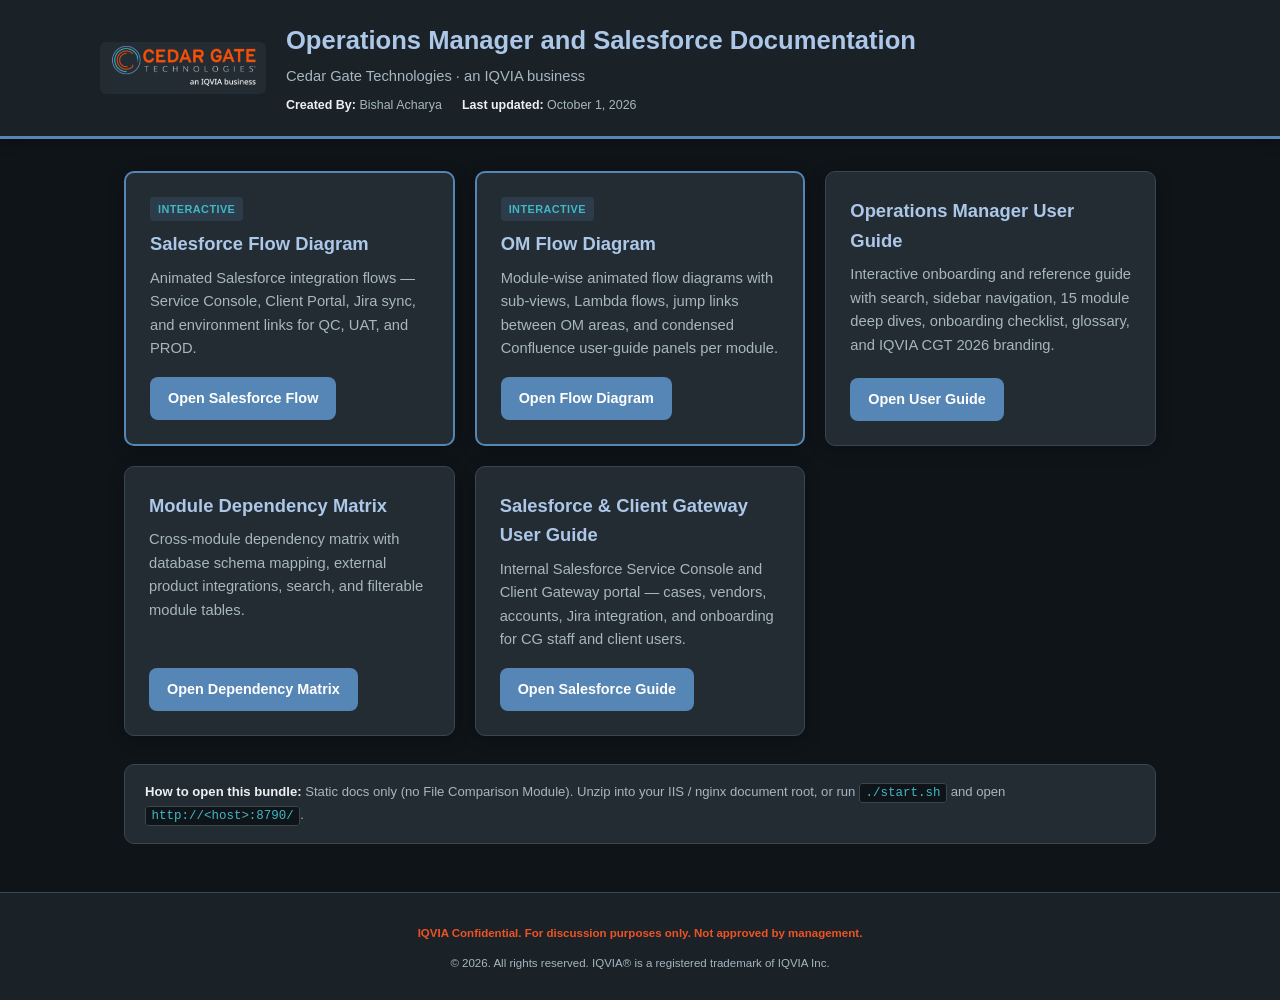
<file: index.html>
<!DOCTYPE html>
<html lang="en">
<head>
<meta charset="UTF-8">
<meta name="viewport" content="width=device-width, initial-scale=1.0">
<title>Operations Manager and Salesforce Documentation</title>
<style>
  :root {
    --primary: #5686B5;
    --primary-dark: #ACC7E8;
    --teal: #41B8C5;
    --orange: #F05323;
    --text: #EDF0F2;
    --muted: #A7B6BF;
    --bg: #0F1419;
    --surface: #1A2228;
    --surface-raised: #232C33;
    --border: #3A4650;
    --radius: 10px;
    --font: 'Segoe UI', -apple-system, BlinkMacSystemFont, 'Helvetica Neue', Arial, sans-serif;
  }
  * { box-sizing: border-box; }
  body {
    margin: 0;
    font-family: var(--font);
    background: var(--bg);
    color: var(--text);
    line-height: 1.6;
    min-height: 100vh;
    display: flex;
    flex-direction: column;
  }
  header {
    background: var(--surface);
    border-bottom: 3px solid var(--primary);
    padding: 20px 32px;
    box-shadow: 0 2px 12px rgba(0,0,0,.35);
  }
  .header-inner {
    display: flex;
    align-items: center;
    gap: 20px;
    max-width: 1080px;
    margin: 0 auto;
    width: 100%;
  }
  .brand-logo {
    height: 52px;
    width: auto;
    max-width: 240px;
    object-fit: contain;
    flex-shrink: 0;
    border-radius: 6px;
  }
  .header-text { min-width: 0; }
  .header-text h1 { margin: 0 0 4px; font-size: 1.6rem; color: var(--primary-dark); }
  .header-text p { margin: 0; color: var(--muted); font-size: .92rem; }
  .doc-meta {
    display: flex;
    flex-wrap: wrap;
    gap: 8px 20px;
    margin-top: 8px;
    font-size: .78rem;
    color: var(--muted);
  }
  .doc-meta span strong { color: var(--text); font-weight: 600; }
  main { flex: 1; max-width: 1080px; margin: 0 auto; padding: 32px 24px 48px; width: 100%; }
  .cards { display: grid; gap: 20px; grid-template-columns: repeat(auto-fit, minmax(280px, 1fr)); }
  .card {
    background: var(--surface-raised);
    border: 1px solid var(--border);
    border-radius: var(--radius);
    padding: 24px;
    box-shadow: 0 4px 16px rgba(0,0,0,.25);
    display: flex;
    flex-direction: column;
    transition: border-color .2s, box-shadow .2s;
  }
  .card:hover {
    border-color: var(--primary);
    box-shadow: 0 6px 20px rgba(0,0,0,.35);
  }
  .card--featured { border-color: var(--primary); border-width: 2px; }
  .card h2 { margin: 0 0 8px; font-size: 1.15rem; color: var(--primary-dark); }
  .card .badge {
    display: inline-block;
    font-size: .68rem;
    font-weight: 700;
    text-transform: uppercase;
    letter-spacing: .04em;
    background: rgba(86,134,181,.18);
    color: var(--teal);
    padding: .2rem .5rem;
    border-radius: 4px;
    margin-bottom: 8px;
    align-self: flex-start;
  }
  .card p { margin: 0 0 16px; flex: 1; font-size: .92rem; color: var(--muted); }
  .card a {
    display: inline-block;
    background: var(--primary);
    color: #fff;
    text-decoration: none;
    padding: 10px 18px;
    border-radius: 8px;
    font-weight: 600;
    font-size: .9rem;
    align-self: flex-start;
  }
  .card a:hover { background: var(--teal); color: #0F1419; }
  .meta {
    margin-top: 28px;
    padding: 16px 20px;
    background: var(--surface-raised);
    border: 1px solid var(--border);
    border-radius: var(--radius);
    font-size: .82rem;
    color: var(--muted);
  }
  .meta strong { color: var(--text); }
  .meta code { font-size: .78rem; background: var(--bg); color: var(--teal); padding: .1rem .35rem; border-radius: 3px; border: 1px solid var(--border); }
  footer {
    text-align: center;
    padding: 20px;
    font-size: .72rem;
    color: var(--muted);
    border-top: 1px solid var(--border);
    background: var(--surface);
  }
  footer .confidential { color: var(--orange); font-weight: 600; margin-bottom: 4px; }
</style>
</head>
<body>
<header>
  <div class="header-inner">
    <img class="brand-logo" src="assets/cedar-gate-logo.png" alt="Cedar Gate Technologies, an IQVIA business">
    <div class="header-text">
      <h1>Operations Manager and Salesforce Documentation</h1>
      <p>Cedar Gate Technologies · an IQVIA business</p>
      <div class="doc-meta">
        <span><strong>Created By:</strong> Bishal Acharya</span>
        <span><strong>Last updated:</strong> October 1, 2026</span>
      </div>
    </div>
  </div>
</header>
<main>
  <div class="cards">
    <article class="card card--featured">
      <span class="badge">Interactive</span>
      <h2>Salesforce Flow Diagram</h2>
      <p>Animated Salesforce integration flows — Service Console, Client Portal, Jira sync, and environment links for QC, UAT, and PROD.</p>
      <a href="salesforce-flow/index.html">Open Salesforce Flow</a>
    </article>
    <article class="card card--featured">
      <span class="badge">Interactive</span>
      <h2>OM Flow Diagram</h2>
      <p>Module-wise animated flow diagrams with sub-views, Lambda flows, jump links between OM areas, and condensed Confluence user-guide panels per module.</p>
      <a href="flow/index.html">Open Flow Diagram</a>
    </article>
    <article class="card">
      <h2>Operations Manager User Guide</h2>
      <p>Interactive onboarding and reference guide with search, sidebar navigation, 15 module deep dives, onboarding checklist, glossary, and IQVIA CGT 2026 branding.</p>
      <a href="operations-manager-user-guide.html">Open User Guide</a>
    </article>
    <article class="card">
      <h2>Module Dependency Matrix</h2>
      <p>Cross-module dependency matrix with database schema mapping, external product integrations, search, and filterable module tables.</p>
      <a href="OM-Module-Dependency-Matrix.html">Open Dependency Matrix</a>
    </article>
    <article class="card">
      <h2>Salesforce &amp; Client Gateway User Guide</h2>
      <p>Internal Salesforce Service Console and Client Gateway portal — cases, vendors, accounts, Jira integration, and onboarding for CG staff and client users.</p>
      <a href="Salesforce-Client-Gateway-User-Guide.html#2-getting-started">Open Salesforce Guide</a>
    </article>
  </div>
  <div class="meta">
    <strong>How to open this bundle:</strong>
    Static docs only (no File Comparison Module). Unzip into your IIS / nginx document root, or run
    <code>./start.sh</code> and open <code>http://&lt;host&gt;:8790/</code>.
  </div>
</main>
<footer>
  <p class="confidential">IQVIA Confidential. For discussion purposes only. Not approved by management.</p>
  <p>© 2026. All rights reserved. IQVIA® is a registered trademark of IQVIA Inc.</p>
</footer>
</body>
</html>
</file>
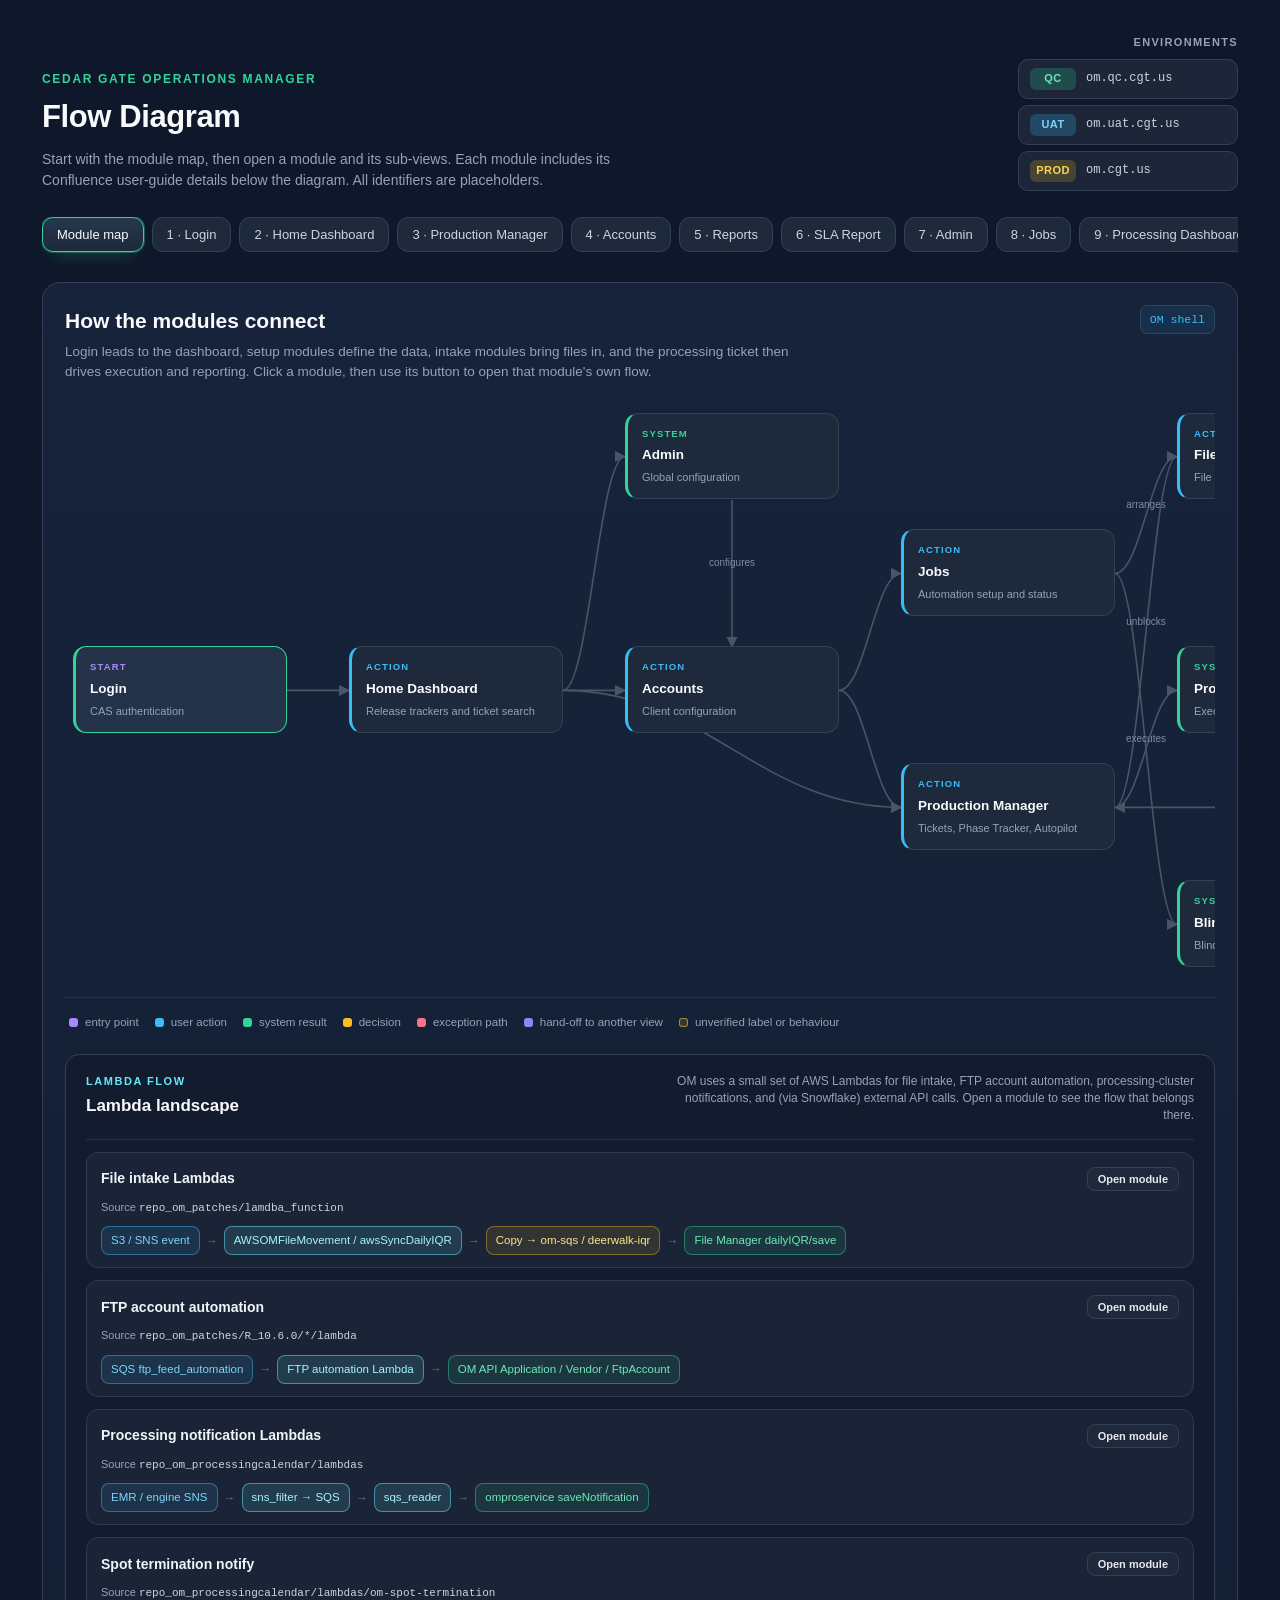
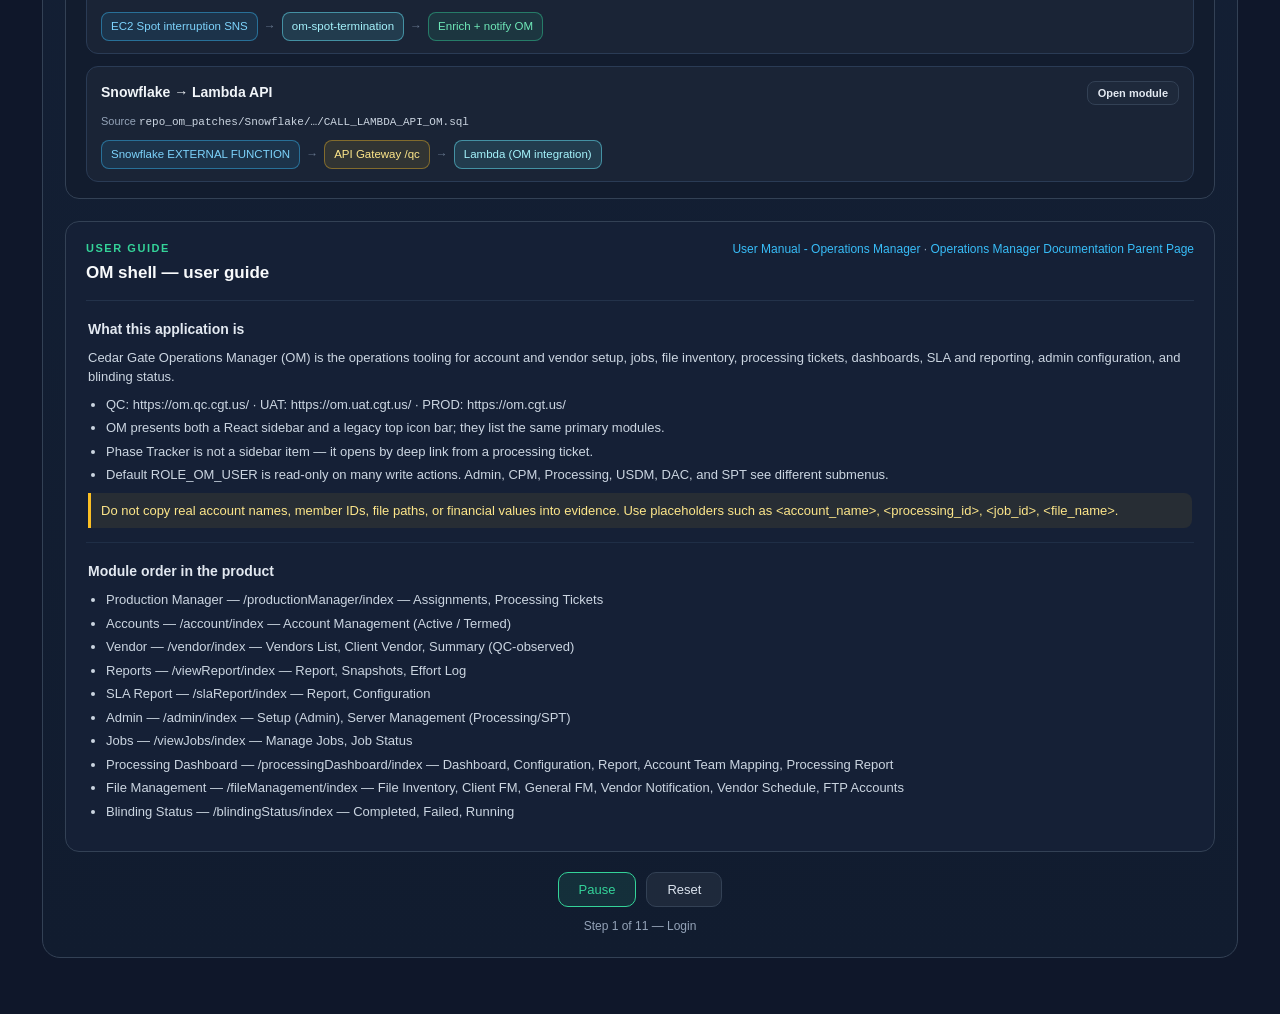
<file: flow/index.html>
<!doctype html>
<html lang="en">
  <head>
    <meta charset="UTF-8" />
    <meta name="viewport" content="width=device-width, initial-scale=1.0" />
    <title>Operations Manager — Flow Diagram</title>
    <link
      rel="icon"
      href="data:image/svg+xml,%3Csvg xmlns='http://www.w3.org/2000/svg' viewBox='0 0 32 32'%3E%3Crect width='32' height='32' rx='8' fill='%230f172a'/%3E%3Ccircle cx='16' cy='16' r='6' fill='%2334d399'/%3E%3C/svg%3E"
    />
    <link rel="stylesheet" href="styles.css" />
  </head>
  <body>
    <div class="shell">
      <header class="masthead">
        <div>
          <p class="eyebrow">Cedar Gate Operations Manager</p>
          <h1>Flow Diagram</h1>
          <p class="lede">
            Start with the module map, then open a module and its sub-views. Each module includes its
            Confluence user-guide details below the diagram. All identifiers are placeholders.
          </p>
        </div>
        <div class="env" aria-label="OM environments">
          <p class="env-label">Environments</p>
          <a class="env-link env-qc" href="https://om.qc.cgt.us/" target="_blank" rel="noopener noreferrer">
            <span class="env-tag">QC</span>
            <span class="env-host">om.qc.cgt.us</span>
          </a>
          <a class="env-link env-uat" href="https://om.uat.cgt.us/" target="_blank" rel="noopener noreferrer">
            <span class="env-tag">UAT</span>
            <span class="env-host">om.uat.cgt.us</span>
          </a>
          <a class="env-link env-prod" href="https://om.cgt.us/" target="_blank" rel="noopener noreferrer">
            <span class="env-tag">PROD</span>
            <span class="env-host">om.cgt.us</span>
          </a>
        </div>
      </header>

      <nav class="tabs" id="tabs" aria-label="Modules"></nav>

      <section class="stage">
        <nav class="subtabs" id="subtabs" aria-label="Views"></nav>

        <div class="stage-head">
          <div>
            <h2 id="flow-title"></h2>
            <p id="flow-summary"></p>
          </div>
          <code id="flow-route" class="route"></code>
        </div>

        <div class="canvas-wrap">
          <div class="canvas" id="canvas">
            <svg class="wires" id="wires" aria-hidden="true">
              <defs>
                <marker id="arrow" viewBox="0 0 10 10" refX="9" refY="5" markerWidth="7" markerHeight="7" orient="auto-start-reverse">
                  <path d="M 0 0 L 10 5 L 0 10 z" fill="#475569" />
                </marker>
                <marker id="arrow-live" viewBox="0 0 10 10" refX="9" refY="5" markerWidth="7" markerHeight="7" orient="auto-start-reverse">
                  <path d="M 0 0 L 10 5 L 0 10 z" fill="#34d399" />
                </marker>
              </defs>
            </svg>
          </div>
        </div>

        <div class="legend" id="legend"></div>

        <section class="lambda" id="lambda" aria-label="Lambda flow"></section>

        <section class="guide" id="guide" aria-label="User guide"></section>

        <div class="controls">
          <button type="button" id="btn-play" class="ctrl primary">Pause</button>
          <button type="button" id="btn-reset" class="ctrl">Reset</button>
          <span class="status" id="status"></span>
        </div>
      </section>
    </div>

    <script src="flows.js"></script>
    <script src="lambdas.js"></script>
    <script src="guide.js"></script>
    <script src="app.js"></script>
  </body>
</html>
</file>
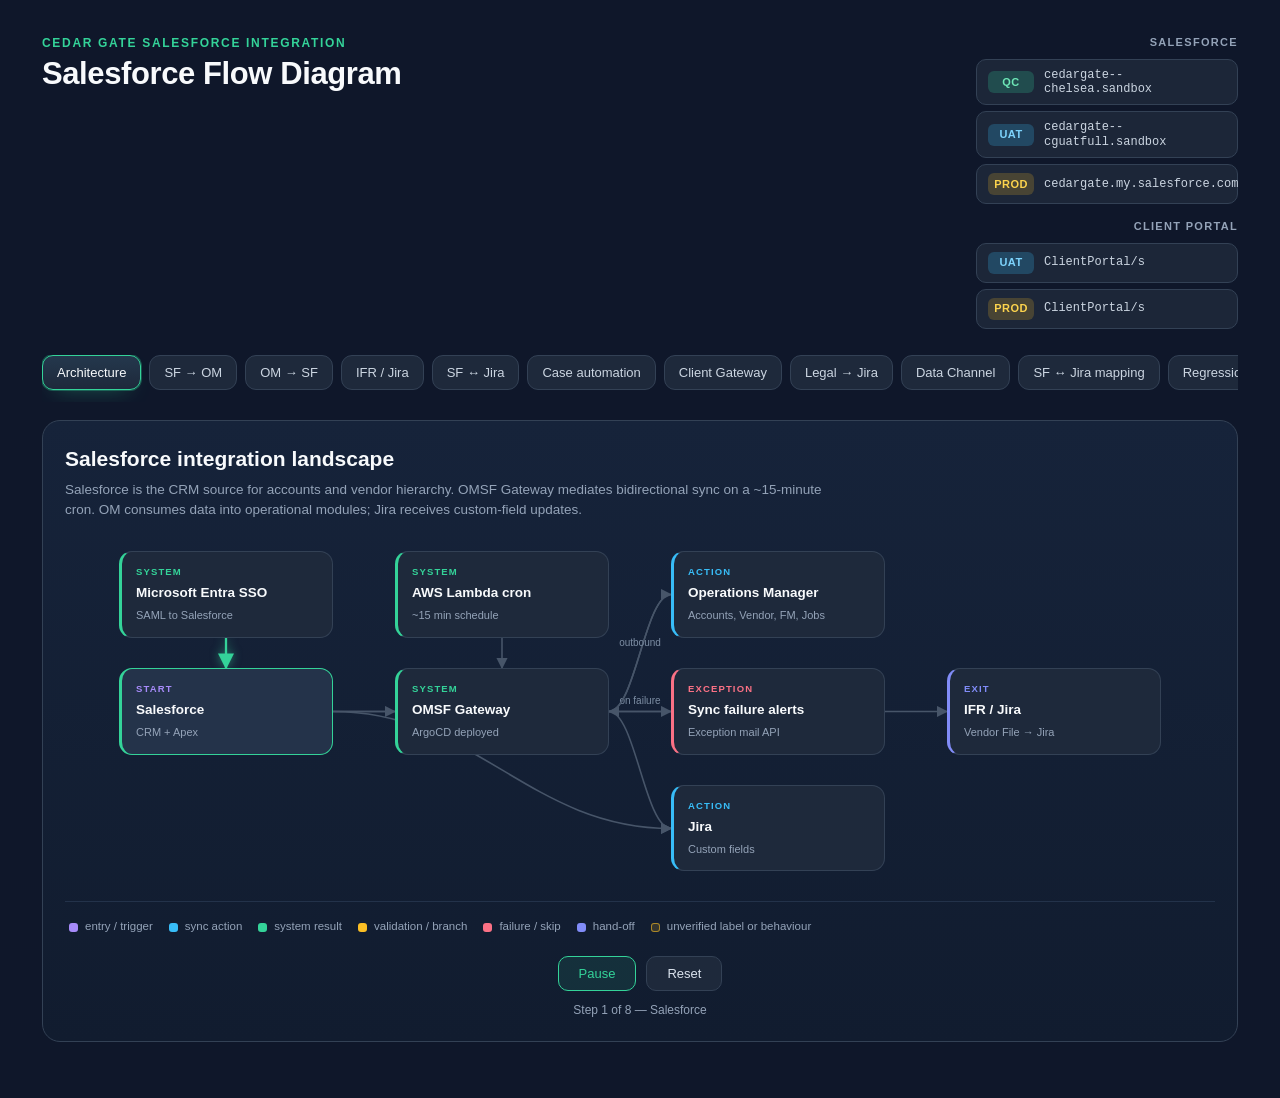
<file: salesforce-flow/index.html>
<!doctype html>
<html lang="en">
  <head>
    <meta charset="UTF-8" />
    <meta name="viewport" content="width=device-width, initial-scale=1.0" />
    <title>Salesforce Integration — Flow Diagram</title>
    <link
      rel="icon"
      href="data:image/svg+xml,%3Csvg xmlns='http://www.w3.org/2000/svg' viewBox='0 0 32 32'%3E%3Crect width='32' height='32' rx='8' fill='%230f172a'/%3E%3Ccircle cx='16' cy='16' r='6' fill='%23548235'/%3E%3C/svg%3E"
    />
    <link rel="stylesheet" href="../flow/styles.css" />
    <link rel="stylesheet" href="salesforce.css" />
  </head>
  <body>
    <div class="shell">
      <header class="masthead masthead--sf">
        <div class="masthead-copy">
          <p class="eyebrow">Cedar Gate Salesforce Integration</p>
          <h1>Salesforce Flow Diagram</h1>
        </div>
        <div class="env-groups">
          <div class="env" aria-label="Salesforce environments">
            <p class="env-label">Salesforce</p>
            <a class="env-link env-qc" href="https://cedargate--chelsea.sandbox.my.salesforce.com/" target="_blank" rel="noopener noreferrer">
              <span class="env-tag">QC</span>
              <span class="env-host">cedargate--chelsea.sandbox</span>
            </a>
            <a class="env-link env-uat" href="https://cedargate--cguatfull.sandbox.my.salesforce.com/" target="_blank" rel="noopener noreferrer">
              <span class="env-tag">UAT</span>
              <span class="env-host">cedargate--cguatfull.sandbox</span>
            </a>
            <a class="env-link env-prod" href="https://cedargate.my.salesforce.com/" target="_blank" rel="noopener noreferrer">
              <span class="env-tag">PROD</span>
              <span class="env-host">cedargate.my.salesforce.com</span>
            </a>
          </div>
          <div class="env" aria-label="Client Portal environments">
            <p class="env-label">Client Portal</p>
            <a class="env-link env-uat" href="https://cedargate--cguatfull.sandbox.my.site.com/ClientPortal/s/" target="_blank" rel="noopener noreferrer">
              <span class="env-tag">UAT</span>
              <span class="env-host">ClientPortal/s</span>
            </a>
            <a class="env-link env-prod" href="https://cedargate.my.site.com/ClientPortal/s/" target="_blank" rel="noopener noreferrer">
              <span class="env-tag">PROD</span>
              <span class="env-host">ClientPortal/s</span>
            </a>
          </div>
        </div>
      </header>

      <nav class="tabs" id="tabs" aria-label="Integration flows"></nav>

      <section class="stage">
        <nav class="subtabs" id="subtabs" aria-label="Views"></nav>

        <div class="stage-head">
          <div>
            <h2 id="flow-title"></h2>
            <p id="flow-summary"></p>
          </div>
        </div>

        <div class="canvas-wrap">
          <div class="canvas" id="canvas">
            <svg class="wires" id="wires" aria-hidden="true">
              <defs>
                <marker id="arrow" viewBox="0 0 10 10" refX="9" refY="5" markerWidth="7" markerHeight="7" orient="auto-start-reverse">
                  <path d="M 0 0 L 10 5 L 0 10 z" fill="#475569" />
                </marker>
                <marker id="arrow-live" viewBox="0 0 10 10" refX="9" refY="5" markerWidth="7" markerHeight="7" orient="auto-start-reverse">
                  <path d="M 0 0 L 10 5 L 0 10 z" fill="#34d399" />
                </marker>
              </defs>
            </svg>
          </div>
        </div>

        <div class="legend" id="legend"></div>

        <section class="lambda" id="lambda" aria-label="Lambda flow"></section>

        <section class="guide" id="guide" aria-label="Reference"></section>

        <div class="controls">
          <button type="button" id="btn-play" class="ctrl primary">Pause</button>
          <button type="button" id="btn-reset" class="ctrl">Reset</button>
          <span class="status" id="status"></span>
        </div>
      </section>
    </div>

    <script src="flows.js"></script>
    <script src="../flow/app.js"></script>
  </body>
</html>
</file>
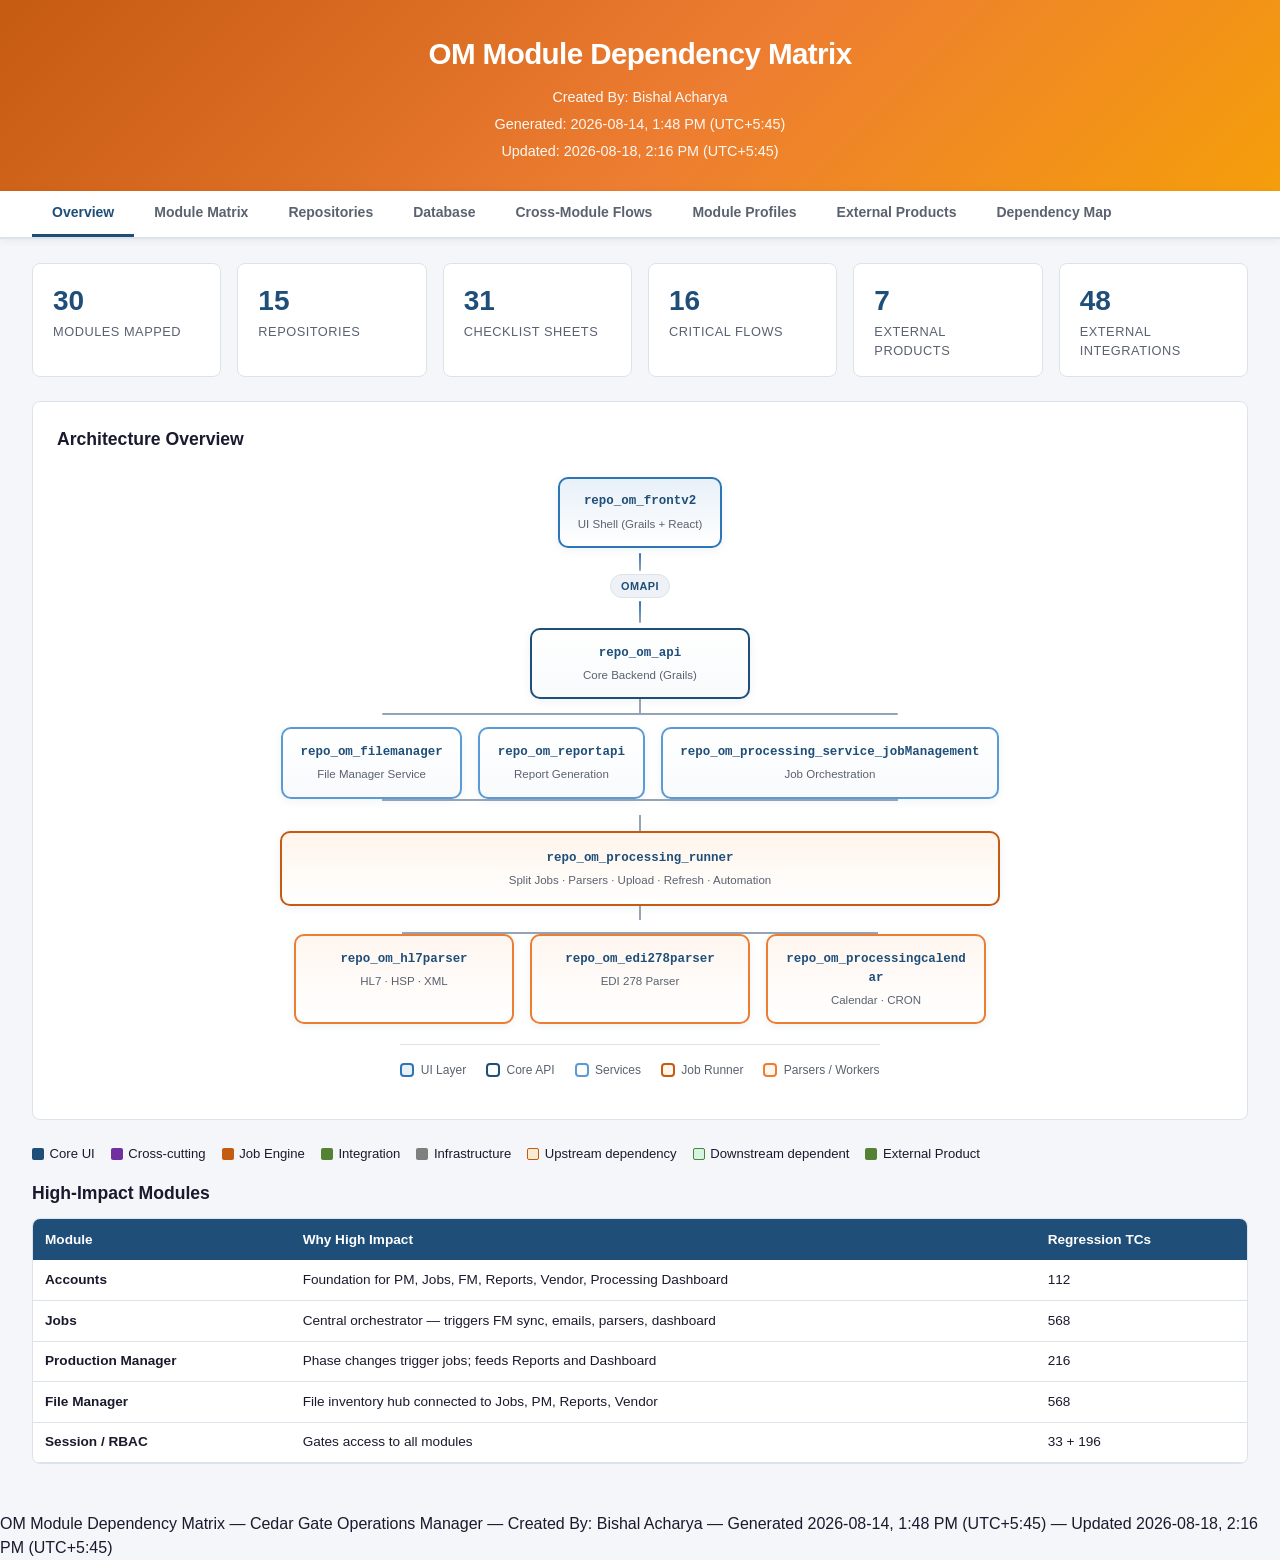
<file: OM-Module-Dependency-Matrix.html>
<!DOCTYPE html>
<html lang="en">
<head>
<meta charset="UTF-8">
<meta name="viewport" content="width=device-width, initial-scale=1.0">
<title>OM Module Dependency Matrix</title>
<style>
  :root {
    --bg: #f4f6f9; --card: #fff; --text: #1a1a2e; --muted: #5a6270;
    --border: #dde3ea; --accent: #1F4E79; --accent-light: #e8f0f8;
  }
  * { box-sizing: border-box; margin: 0; padding: 0; }
  body { font-family: -apple-system, BlinkMacSystemFont, 'Segoe UI', Roboto, sans-serif; background: var(--bg); color: var(--text); line-height: 1.5; }
  header {
    background: linear-gradient(135deg, #C55A11 0%, #ED7D31 55%, #F59E0B 100%);
    color: #fff;
    padding: 2rem 2rem 1.75rem;
    text-align: center;
    box-shadow: 0 4px 14px rgba(197, 90, 17, .25);
  }
  header h1 { font-size: 1.85rem; font-weight: 700; margin-bottom: .65rem; letter-spacing: -.02em; }
  header .meta {
    opacity: .95;
    font-size: .9rem;
    display: flex;
    flex-direction: column;
    align-items: center;
    justify-content: center;
    gap: .35rem;
  }
  header .meta span { display: block; }
  .db-schema { font-family: monospace; font-size: .78rem; background: #eef2f7; padding: .15rem .45rem; border-radius: 4px; color: #283593; }
  .db-tables { font-size: .82rem; line-height: 1.45; max-width: 420px; }
  td.db-col { max-width: 320px; }
  .db-flow-wrap { background: var(--card); border: 1px solid var(--border); border-radius: 10px; padding: 1.25rem 1.5rem; margin-bottom: 1.5rem; overflow: visible; }
  .db-flow-scroll { overflow-x: auto; overflow-y: visible; -webkit-overflow-scrolling: touch; padding-bottom: .25rem; }
  .db-flow-wrap h2 { font-size: 1.1rem; margin-bottom: 1rem; }
  .db-flow-subtabs { display: flex; gap: .5rem; margin-bottom: 1rem; flex-wrap: wrap; }
  .db-flow-subtabs button { padding: .45rem .9rem; border: 1px solid var(--border); background: #fff; border-radius: 6px; cursor: pointer; font-size: .82rem; font-weight: 600; color: var(--muted); }
  .db-flow-subtabs button.active { background: #283593; color: #fff; border-color: #283593; }
  .db-flow-view { display: none; }
  .db-flow-view.active { display: block; }
  .db-flow-diagram { min-width: 680px; padding: .5rem 0; }
  .db-schema-band {
    border-radius: 10px; padding: 1rem 1.25rem 1.1rem; margin-bottom: 1rem;
    border: 2px dashed; position: relative;
  }
  .db-schema-band__label {
    position: absolute; top: -.65rem; left: 1rem;
    font-size: .68rem; font-weight: 700; letter-spacing: .06em; text-transform: uppercase;
    padding: .15rem .55rem; border-radius: 4px; background: #fff;
  }
  .db-schema-band--om { border-color: #1F4E79; background: linear-gradient(180deg, #f0f6fc 0%, #fff 100%); }
  .db-schema-band--om .db-schema-band__label { color: #1F4E79; border: 1px solid #1F4E79; }
  .db-schema-band--fm { border-color: #5B9BD5; background: linear-gradient(180deg, #f0f7ff 0%, #fff 100%); }
  .db-schema-band--fm .db-schema-band__label { color: #2E75B6; border: 1px solid #2E75B6; }
  .db-schema-band--ps { border-color: #C55A11; background: linear-gradient(180deg, #fff8f0 0%, #fff 100%); }
  .db-schema-band--ps .db-schema-band__label { color: #C55A11; border: 1px solid #C55A11; }
  .db-schema-band--namche { border-color: #548235; background: linear-gradient(180deg, #f4faf0 0%, #fff 100%); }
  .db-schema-band--namche .db-schema-band__label { color: #548235; border: 1px solid #548235; }
  .db-schema-band--other { border-color: #7030A0; background: linear-gradient(180deg, #f9f0fc 0%, #fff 100%); }
  .db-schema-band--other .db-schema-band__label { color: #7030A0; border: 1px solid #7030A0; }
  .db-flow-row { display: flex; align-items: center; justify-content: center; flex-wrap: wrap; gap: .35rem .25rem; margin-bottom: .65rem; }
  .db-flow-row:last-child { margin-bottom: 0; }
  .db-table-node {
    font-family: 'SF Mono', 'Fira Code', monospace; font-size: .72rem; font-weight: 600;
    padding: .45rem .65rem; border-radius: 6px; border: 1.5px solid;
    background: #fff; white-space: nowrap; box-shadow: 0 1px 4px rgba(0,0,0,.06);
    transition: transform .15s, box-shadow .15s;
  }
  .db-table-node:hover { transform: translateY(-1px); box-shadow: 0 3px 8px rgba(0,0,0,.1); }
  .db-table-node--core { border-color: #1F4E79; color: #1F4E79; }
  .db-table-node--pm { border-color: #2E75B6; color: #2E75B6; background: #e8f0f8; }
  .db-table-node--job { border-color: #C55A11; color: #9C4A0E; background: #fff5eb; }
  .db-table-node--fm { border-color: #2E75B6; color: #1a5a8e; }
  .db-table-node--vendor { border-color: #548235; color: #3d6b26; background: #f4faf0; }
  .db-table-node--user { border-color: #7030A0; color: #7030A0; background: #f9f0fc; }
  .db-table-node--report { border-color: #548235; color: #548235; }
  .db-table-node--documentdb { border-color: #ED7D31; color: #9C4A0E; background: #fef6f0; }
  .db-flow-arrow { color: #94a3b8; font-size: .85rem; font-weight: 700; padding: 0 .1rem; user-select: none; }
  .db-flow-arrow--down { display: block; text-align: center; font-size: 1rem; line-height: 1; margin: .15rem 0; color: #94a3b8; }
  .db-flow-columns { display: grid; grid-template-columns: repeat(3, 1fr); gap: 1rem; margin-top: .5rem; align-items: start; }
  .db-flow-columns--pair { grid-template-columns: repeat(2, 1fr); margin-top: 1rem; }
  .db-flow-columns > .db-schema-band { min-width: 0; overflow: visible; height: auto; }
  .db-schema-band--jet .db-table-node,
  .db-schema-band--documentdb .db-table-node { white-space: normal; word-break: break-word; max-width: 100%; font-size: .66rem; line-height: 1.2; padding: .35rem .5rem; }
  @media (max-width: 800px) { .db-flow-columns, .db-flow-columns--pair { grid-template-columns: 1fr; } }
  .db-flow-stack { display: flex; flex-direction: column; align-items: center; gap: .2rem; width: 100%; padding-bottom: .15rem; }
  .db-flow-stack .db-table-node { max-width: 100%; white-space: normal; word-break: break-word; text-align: center; font-size: .68rem; line-height: 1.25; padding: .4rem .55rem; }
  .db-flow-stack .db-flow-arrow--down { margin: .05rem 0; }
  .db-schema-band--jet { border-color: #7030A0; background: linear-gradient(180deg, #f9f0fc 0%, #fff 100%); }
  .db-schema-band--jet .db-schema-band__label { color: #7030A0; border: 1px solid #7030A0; }
  .db-schema-band--jet, .db-schema-band--documentdb { padding-bottom: 1.35rem; }
  .db-schema-band--documentdb { border-color: #ED7D31; background: linear-gradient(180deg, #fef6f0 0%, #fff 100%); }
  .db-schema-band--documentdb .db-schema-band__label { color: #ED7D31; border: 1px solid #ED7D31; }
  .db-flow-branch { text-align: center; }
  .db-flow-branch__title { font-size: .68rem; font-weight: 700; color: var(--muted); text-transform: uppercase; letter-spacing: .05em; margin-bottom: .45rem; }
  .db-schema-map { display: grid; grid-template-columns: repeat(auto-fit, minmax(200px, 1fr)); gap: 1rem; }
  .db-schema-card {
    border-radius: 10px; padding: 1rem; border: 2px solid; text-align: center;
    box-shadow: 0 2px 8px rgba(0,0,0,.06); transition: transform .2s;
    min-width: 0; overflow: hidden;
  }
  .db-schema-card:hover { transform: translateY(-2px); }
  .db-schema-card h3 { font-size: .95rem; margin-bottom: .25rem; font-family: monospace; }
  .db-schema-card p { font-size: .75rem; color: var(--muted); line-height: 1.4; }
  .db-schema-card .db-tables-list { font-size: .68rem; font-family: monospace; margin-top: .5rem; color: #444; text-align: left; line-height: 1.5; word-break: break-word; overflow-wrap: anywhere; }
  .db-schema-card--om { border-color: #1F4E79; background: linear-gradient(180deg, #e8f0f8, #fff); }
  .db-schema-card--fm { border-color: #2E75B6; background: linear-gradient(180deg, #e8f4fd, #fff); }
  .db-schema-card--ps { border-color: #C55A11; background: linear-gradient(180deg, #fff0e0, #fff); }
  .db-schema-card--namche { border-color: #548235; background: linear-gradient(180deg, #edf7e8, #fff); }
  .db-schema-card--jet { border-color: #7030A0; background: linear-gradient(180deg, #f3e8f8, #fff); }
  .db-schema-card--documentdb { border-color: #ED7D31; background: linear-gradient(180deg, #fef0e0, #fff); }
  .db-flow-links { display: flex; justify-content: center; gap: 2rem; flex-wrap: wrap; margin: 1rem 0; font-size: .78rem; color: var(--muted); }
  .db-flow-links span { display: flex; align-items: center; gap: .35rem; }
  nav.tabs { background: var(--card); border-bottom: 2px solid var(--border); padding: 0 2rem; display: flex; gap: 0; overflow-x: auto; position: sticky; top: 0; z-index: 100; box-shadow: 0 2px 8px rgba(0,0,0,.06); }
  nav.tabs button { background: none; border: none; padding: .85rem 1.25rem; cursor: pointer; font-size: .875rem; font-weight: 600; color: var(--muted); border-bottom: 3px solid transparent; white-space: nowrap; transition: all .2s; }
  nav.tabs button:hover { color: var(--accent); }
  nav.tabs button.active { color: var(--accent); border-bottom-color: var(--accent); }
  main { max-width: 1400px; margin: 0 auto; padding: 1.5rem 2rem 3rem; }
  .panel { display: none; }
  .panel.active { display: block; }
  .toolbar { display: flex; flex-wrap: wrap; gap: .75rem; margin-bottom: 1.25rem; align-items: center; }
  .toolbar input { flex: 1; min-width: 220px; padding: .55rem .85rem; border: 1px solid var(--border); border-radius: 6px; font-size: .9rem; }
  .toolbar select { padding: .55rem .85rem; border: 1px solid var(--border); border-radius: 6px; font-size: .9rem; background: #fff; }
  .stats { display: grid; grid-template-columns: repeat(auto-fit, minmax(160px, 1fr)); gap: 1rem; margin-bottom: 1.5rem; }
  .stat-card { background: var(--card); border-radius: 8px; padding: 1rem 1.25rem; border: 1px solid var(--border); }
  .stat-card .num { font-size: 1.75rem; font-weight: 700; color: var(--accent); }
  .stat-card .lbl { font-size: .8rem; color: var(--muted); text-transform: uppercase; letter-spacing: .04em; }
  .arch { background: var(--card); border: 1px solid var(--border); border-radius: 8px; padding: 1.5rem; margin-bottom: 1.5rem; overflow-x: auto; }
  .arch pre { font-family: 'SF Mono', 'Fira Code', monospace; font-size: .78rem; line-height: 1.4; color: #333; }
  .arch-diagram { display: flex; flex-direction: column; align-items: center; gap: 0; padding: .5rem 0 1rem; min-width: 720px; }
  .arch-layer { display: flex; justify-content: center; align-items: stretch; gap: 1rem; width: 100%; flex-wrap: wrap; }
  .arch-layer--triple { max-width: 920px; }
  .arch-node {
    background: linear-gradient(180deg, #fff 0%, #f8fafc 100%);
    border: 2px solid var(--border);
    border-radius: 10px;
    padding: .85rem 1.1rem;
    text-align: center;
    box-shadow: 0 2px 8px rgba(31, 78, 121, .08);
    transition: transform .2s, box-shadow .2s;
    min-width: 160px;
  }
  .arch-node:hover { transform: translateY(-2px); box-shadow: 0 6px 16px rgba(31, 78, 121, .14); }
  .arch-node__repo { display: block; font-family: 'SF Mono', 'Fira Code', monospace; font-size: .78rem; font-weight: 700; color: var(--accent); word-break: break-word; }
  .arch-node__desc { display: block; font-size: .72rem; color: var(--muted); margin-top: .35rem; line-height: 1.35; }
  .arch-node--ui { border-color: #2E75B6; background: linear-gradient(180deg, #e8f0f8 0%, #fff 100%); }
  .arch-node--core { border-color: #1F4E79; min-width: 220px; }
  .arch-node--service { border-color: #5B9BD5; }
  .arch-node--runner {
    border-color: #C55A11;
    background: linear-gradient(180deg, #fff5eb 0%, #fff 100%);
    min-width: min(100%, 680px);
    flex: 1;
    padding: 1rem 1.5rem;
  }
  .arch-node--parser { border-color: #ED7D31; background: linear-gradient(180deg, #fef6f0 0%, #fff 100%); flex: 1; min-width: 140px; max-width: 220px; }
  .arch-connector {
    display: flex; flex-direction: column; align-items: center;
    color: var(--muted); font-size: .72rem; font-weight: 600;
    letter-spacing: .04em; text-transform: uppercase;
    padding: .35rem 0; width: 100%;
  }
  .arch-connector__line {
    width: 2px; height: 18px;
    background: linear-gradient(180deg, #2E75B6, #94a3b8);
    border-radius: 1px;
  }
  .arch-connector__line--hub { height: 22px; }
  .arch-connector__label {
    background: #eef2f7; color: var(--accent);
    padding: .2rem .65rem; border-radius: 999px;
    font-size: .68rem; margin: .15rem 0;
    border: 1px solid #dde3ea;
  }
  .arch-connector--fan {
    position: relative; height: 28px; width: min(100%, 680px); margin: 0 auto;
  }
  .arch-connector--fan::before {
    content: ''; position: absolute; top: 0; left: 50%; transform: translateX(-50%);
    width: 2px; height: 14px; background: #94a3b8;
  }
  .arch-connector--fan::after {
    content: ''; position: absolute; top: 14px; left: 12%; right: 12%;
    height: 2px; background: #94a3b8; border-radius: 1px;
  }
  .arch-connector--merge {
    position: relative; height: 32px; width: min(100%, 680px); margin: 0 auto;
  }
  .arch-connector--merge::before {
    content: ''; position: absolute; bottom: 0; left: 50%; transform: translateX(-50%);
    width: 2px; height: 16px; background: #94a3b8;
  }
  .arch-connector--merge::after {
    content: ''; position: absolute; top: 0; left: 12%; right: 12%;
    height: 2px; background: #94a3b8;
  }
  .arch-connector--split {
    position: relative; height: 28px; width: min(100%, 680px); margin: 0 auto;
  }
  .arch-connector--split::before {
    content: ''; position: absolute; top: 0; left: 50%; transform: translateX(-50%);
    width: 2px; height: 14px; background: #94a3b8;
  }
  .arch-connector--split::after {
    content: ''; position: absolute; bottom: 0; left: 15%; right: 15%;
    height: 2px; background: #94a3b8;
  }
  .arch-diagram-legend {
    display: flex; flex-wrap: wrap; gap: .75rem 1.25rem; justify-content: center;
    margin-top: 1.25rem; padding-top: 1rem; border-top: 1px solid var(--border);
    font-size: .75rem; color: var(--muted);
  }
  .arch-diagram-legend span { display: flex; align-items: center; gap: .4rem; }
  .arch-diagram-legend .swatch {
    width: 14px; height: 14px; border-radius: 4px; border: 2px solid;
  }
  .table-wrap { background: var(--card); border: 1px solid var(--border); border-radius: 8px; overflow: auto; }
  table { width: 100%; border-collapse: collapse; font-size: .85rem; }
  th { background: var(--accent); color: #fff; padding: .65rem .75rem; text-align: left; font-weight: 600; position: sticky; top: 0; white-space: nowrap; }
  td { padding: .6rem .75rem; border-bottom: 1px solid var(--border); vertical-align: top; }
  tr:hover td { background: var(--accent-light); }
  td.deps { max-width: 280px; }
  td.tc { text-align: center; font-weight: 600; white-space: nowrap; }
  code { background: #eef2f7; padding: .1rem .35rem; border-radius: 3px; font-size: .8rem; }
  .badge { display: inline-block; color: #fff; padding: .15rem .55rem; border-radius: 12px; font-size: .72rem; font-weight: 600; white-space: nowrap; }
  .tag { display: inline-block; margin: .1rem .15rem .1rem 0; padding: .1rem .45rem; border-radius: 4px; font-size: .72rem; }
  .tag-up { background: #fdebd0; color: #7d4e00; }
  .tag-down { background: #d5f5e3; color: #1e6b3a; }
  .tag-repo { background: #e8eaf6; color: #283593; font-family: monospace; }
  .tag-none { background: #f0f0f0; color: #888; }
  .profiles-grid { display: grid; grid-template-columns: repeat(auto-fill, minmax(380px, 1fr)); gap: 1rem; }
  .profile-card { background: var(--card); border: 1px solid var(--border); border-radius: 8px; overflow: hidden; }
  .profile-header { padding: .85rem 1rem; display: flex; justify-content: space-between; align-items: center; background: #fafbfc; }
  .profile-header h3 { font-size: .95rem; }
  .profile-card dl { padding: .75rem 1rem 1rem; display: grid; grid-template-columns: 110px 1fr; gap: .35rem .75rem; font-size: .82rem; }
  .profile-card dt { color: var(--muted); font-weight: 600; }
  .profile-card dd { word-break: break-word; }
  .flow-from { color: #C55A11; font-weight: 600; }
  .flow-to { color: #1F4E79; font-weight: 600; }
  .flow-arrow { color: var(--muted); margin: 0 .25rem; }
  .dep-subtabs { display: flex; gap: .5rem; margin-bottom: 1rem; flex-wrap: wrap; }
  .dep-subtabs button { padding: .5rem 1rem; border: 1px solid var(--border); background: #fff; border-radius: 6px; cursor: pointer; font-size: .85rem; font-weight: 600; color: var(--muted); }
  .dep-subtabs button.active { background: var(--accent); color: #fff; border-color: var(--accent); }
  .dep-view { display: none; }
  .dep-view.active { display: block; }
  .dep-explorer { display: grid; grid-template-columns: 280px 1fr; gap: 1.25rem; }
  @media (max-width: 900px) { .dep-explorer { grid-template-columns: 1fr; } }
  .dep-sidebar { background: var(--card); border: 1px solid var(--border); border-radius: 8px; padding: 1rem; }
  .dep-sidebar label { display: block; font-size: .8rem; font-weight: 600; color: var(--muted); margin-bottom: .35rem; }
  .dep-sidebar select, .dep-sidebar input { width: 100%; padding: .55rem; border: 1px solid var(--border); border-radius: 6px; font-size: .9rem; margin-bottom: .75rem; }
  .dep-module-list { max-height: 420px; overflow-y: auto; }
  .dep-module-btn { display: block; width: 100%; text-align: left; padding: .55rem .65rem; border: none; background: none; cursor: pointer; border-radius: 6px; font-size: .82rem; margin-bottom: .15rem; }
  .dep-module-btn:hover { background: var(--accent-light); }
  .dep-module-btn.active { background: var(--accent); color: #fff; }
  .dep-module-btn .cat-dot { display: inline-block; width: 8px; height: 8px; border-radius: 50%; margin-right: .4rem; }
  .dep-detail { background: var(--card); border: 1px solid var(--border); border-radius: 8px; padding: 1.25rem; }
  .dep-detail h2 { font-size: 1.25rem; margin-bottom: .25rem; }
  .dep-detail .sub { color: var(--muted); font-size: .85rem; margin-bottom: 1rem; }
  .dep-flow-visual { display: flex; align-items: center; justify-content: center; gap: .75rem; flex-wrap: wrap; padding: 1rem; background: #fafbfc; border-radius: 8px; margin-bottom: 1.25rem; font-size: .85rem; }
  .dep-flow-box { padding: .65rem 1rem; border-radius: 8px; font-weight: 600; text-align: center; min-width: 120px; }
  .dep-flow-box.center { background: var(--accent); color: #fff; font-size: 1rem; padding: .85rem 1.25rem; }
  .dep-flow-box.up { background: #fdebd0; color: #7d4e00; border: 1px solid #f0c060; }
  .dep-flow-box.down { background: #d5f5e3; color: #1e6b3a; border: 1px solid #82d4a8; }
  .dep-flow-arrow { color: var(--muted); font-size: 1.2rem; }
  .dep-columns { display: grid; grid-template-columns: 1fr 1fr; gap: 1rem; }
  @media (max-width: 700px) { .dep-columns { grid-template-columns: 1fr; } }
  .dep-col h3 { font-size: .9rem; margin-bottom: .65rem; display: flex; align-items: center; gap: .4rem; }
  .dep-col h3 .count { background: #eef2f7; padding: .1rem .45rem; border-radius: 10px; font-size: .75rem; }
  .dep-link-list { list-style: none; }
  .dep-link-list li { margin-bottom: .35rem; }
  .dep-link-list button { background: none; border: none; color: var(--accent); cursor: pointer; font-size: .85rem; text-align: left; padding: .2rem 0; text-decoration: underline; }
  .dep-link-list button:hover { color: #2E75B6; }
  .dep-empty { color: var(--muted); font-style: italic; font-size: .85rem; }
  .dep-list-table td:nth-child(2), .dep-list-table td:nth-child(3) { max-width: 320px; }
  .dep-impact { font-size: .78rem; color: var(--muted); margin-top: .5rem; }
  .heatmap-wrap { overflow: auto; max-height: 75vh; border: 1px solid var(--border); border-radius: 8px; background: #fff; }
  .heatmap-wrap table { font-size: .78rem; border-collapse: separate; border-spacing: 0; }
  .heatmap-wrap th, .heatmap-wrap td { padding: .4rem .5rem; text-align: center; border: 1px solid #eef2f7; min-width: 34px; }
  .heatmap-wrap .hm-corner { position: sticky; left: 0; top: 0; z-index: 4; background: #1F4E79; color: #fff; text-align: left; min-width: 180px; font-size: .75rem; padding: .5rem; }
  .heatmap-wrap .hm-col { position: sticky; top: 0; z-index: 3; background: #2E75B6; color: #fff; font-size: .68rem; font-weight: 600; max-width: 90px; white-space: normal; line-height: 1.2; padding: .35rem; cursor: default; }
  .heatmap-wrap .hm-row { position: sticky; left: 0; z-index: 2; background: #f8fafc; text-align: left; font-weight: 600; font-size: .78rem; white-space: nowrap; cursor: pointer; padding: .45rem .65rem; }
  .heatmap-wrap .hm-row:hover { background: #e8f0f8; }
  .heatmap-wrap .hm-cell { background: #fafbfc; color: transparent; cursor: default; transition: background .15s; }
  .heatmap-wrap .hm-cell.yes { background: #FFC000; color: #7d4e00; font-weight: 700; font-size: .9rem; }
  .heatmap-wrap .hm-cell.yes::after { content: '✓'; color: #7d4e00; }
  .heatmap-wrap tr.highlight-row .hm-row { background: #d6e4f0; }
  .heatmap-wrap tr.highlight-row .hm-cell { background: #f0f4f8; }
  .heatmap-wrap .hm-col.highlight-col { background: #1a5a8e; }
  .heatmap-wrap tr:hover .hm-row { background: #e8f0f8; }
  .heatmap-legend { display: flex; gap: 1.25rem; flex-wrap: wrap; margin-bottom: .75rem; font-size: .82rem; }
  .heatmap-toolbar { display: flex; flex-wrap: wrap; gap: .75rem; margin-bottom: .75rem; align-items: center; }
  .heatmap-toolbar label { font-size: .82rem; display: flex; align-items: center; gap: .35rem; }
  .legend { display: flex; flex-wrap: wrap; gap: 1rem; margin-bottom: 1rem; font-size: .82rem; }
  .legend span { display: flex; align-items: center; gap: .35rem; }
  .legend .dot { width: 12px; height: 12px; border-radius: 2px; }
  header .meta .meta-hidden { display: none; }
  @media (max-width: 768px) {
    header, main { padding-left: 1rem; padding-right: 1rem; }
    .profiles-grid { grid-template-columns: 1fr; }
  }
</style>
</head>
<body>
<header>
  <h1>OM Module Dependency Matrix</h1>
  <div class="meta">
    <span>Created By: Bishal Acharya</span>
    <span>Generated: 2026-08-14, 1:48 PM (UTC+5:45)</span>
    <span>Updated: 2026-08-18, 2:16 PM (UTC+5:45)</span>
    <span class="meta-hidden">Reference: OM_Regression_Checklist_18.7.0</span>
    <span class="meta-hidden"><a href="OM-Module-Dependency-Matrix-Module-Use-Guide.md" style="color:#fff;text-decoration:underline">Module Use Guide</a></span>
    <span class="meta-hidden">Repos: 15 &nbsp;|&nbsp; Modules: 30</span>
  </div>
</header>

<nav class="tabs" id="tabs">
  <button class="active" data-panel="overview">Overview</button>
  <button data-panel="matrix">Module Matrix</button>
  <button data-panel="repos">Repositories</button>
  <button data-panel="database">Database</button>
  <button data-panel="flows">Cross-Module Flows</button>
  <button data-panel="profiles">Module Profiles</button>
  <button data-panel="external">External Products</button>
  <button data-panel="adjacency">Dependency Map</button>
</nav>

<main>
  <section class="panel active" id="overview">
    <div class="stats">
      <div class="stat-card"><div class="num">30</div><div class="lbl">Modules Mapped</div></div>
      <div class="stat-card"><div class="num">15</div><div class="lbl">Repositories</div></div>
      <div class="stat-card"><div class="num">31</div><div class="lbl">Checklist Sheets</div></div>
      <div class="stat-card"><div class="num">16</div><div class="lbl">Critical Flows</div></div>
      <div class="stat-card"><div class="num">7</div><div class="lbl">External Products</div></div>
      <div class="stat-card"><div class="num">48</div><div class="lbl">External Integrations</div></div>
    </div>
    <div class="arch">
      <h2 style="margin-bottom:1rem;font-size:1.1rem;">Architecture Overview</h2>
      <div class="arch-diagram" role="img" aria-label="OM repository architecture: frontv2 to api to services to runner to parsers">

        <div class="arch-layer">
          <div class="arch-node arch-node--ui">
            <span class="arch-node__repo">repo_om_frontv2</span>
            <span class="arch-node__desc">UI Shell (Grails + React)</span>
          </div>
        </div>

        <div class="arch-connector" aria-hidden="true">
          <div class="arch-connector__line"></div>
          <span class="arch-connector__label">OMAPI</span>
          <div class="arch-connector__line arch-connector__line--hub"></div>
        </div>

        <div class="arch-layer">
          <div class="arch-node arch-node--core">
            <span class="arch-node__repo">repo_om_api</span>
            <span class="arch-node__desc">Core Backend (Grails)</span>
          </div>
        </div>

        <div class="arch-connector--fan" aria-hidden="true"></div>

        <div class="arch-layer arch-layer--triple">
          <div class="arch-node arch-node--service">
            <span class="arch-node__repo">repo_om_filemanager</span>
            <span class="arch-node__desc">File Manager Service</span>
          </div>
          <div class="arch-node arch-node--service">
            <span class="arch-node__repo">repo_om_reportapi</span>
            <span class="arch-node__desc">Report Generation</span>
          </div>
          <div class="arch-node arch-node--service">
            <span class="arch-node__repo">repo_om_processing_service_jobManagement</span>
            <span class="arch-node__desc">Job Orchestration</span>
          </div>
        </div>

        <div class="arch-connector--merge" aria-hidden="true"></div>

        <div class="arch-layer" style="width:100%;max-width:720px;">
          <div class="arch-node arch-node--runner">
            <span class="arch-node__repo">repo_om_processing_runner</span>
            <span class="arch-node__desc">Split Jobs · Parsers · Upload · Refresh · Automation</span>
          </div>
        </div>

        <div class="arch-connector--split" aria-hidden="true"></div>

        <div class="arch-layer arch-layer--triple">
          <div class="arch-node arch-node--parser">
            <span class="arch-node__repo">repo_om_hl7parser</span>
            <span class="arch-node__desc">HL7 · HSP · XML</span>
          </div>
          <div class="arch-node arch-node--parser">
            <span class="arch-node__repo">repo_om_edi278parser</span>
            <span class="arch-node__desc">EDI 278 Parser</span>
          </div>
          <div class="arch-node arch-node--parser">
            <span class="arch-node__repo">repo_om_processingcalendar</span>
            <span class="arch-node__desc">Calendar · CRON</span>
          </div>
        </div>

        <div class="arch-diagram-legend">
          <span><span class="swatch" style="background:#e8f0f8;border-color:#2E75B6"></span> UI Layer</span>
          <span><span class="swatch" style="background:#fff;border-color:#1F4E79"></span> Core API</span>
          <span><span class="swatch" style="background:#fff;border-color:#5B9BD5"></span> Services</span>
          <span><span class="swatch" style="background:#fff5eb;border-color:#C55A11"></span> Job Runner</span>
          <span><span class="swatch" style="background:#fef6f0;border-color:#ED7D31"></span> Parsers / Workers</span>
        </div>
      </div>
    </div>
    <div class="legend">
      <span><span class="dot" style="background:#1F4E79"></span> Core UI</span>
      <span><span class="dot" style="background:#7030A0"></span> Cross-cutting</span>
      <span><span class="dot" style="background:#C55A11"></span> Job Engine</span>
      <span><span class="dot" style="background:#548235"></span> Integration</span>
      <span><span class="dot" style="background:#7F7F7F"></span> Infrastructure</span>
      <span><span class="dot" style="background:#fdebd0;border:1px solid #C55A11"></span> Upstream dependency</span>
      <span><span class="dot" style="background:#d5f5e3;border:1px solid #548235"></span> Downstream dependent</span>
      <span><span class="dot" style="background:#548235"></span> External Product</span>
    </div>
    <h2 style="font-size:1.1rem;margin-bottom:.75rem;">High-Impact Modules</h2>
    <div class="table-wrap">
      <table>
        <thead><tr><th>Module</th><th>Why High Impact</th><th>Regression TCs</th></tr></thead>
        <tbody>
          <tr><td><strong>Accounts</strong></td><td>Foundation for PM, Jobs, FM, Reports, Vendor, Processing Dashboard</td><td>112</td></tr>
          <tr><td><strong>Jobs</strong></td><td>Central orchestrator — triggers FM sync, emails, parsers, dashboard</td><td>568</td></tr>
          <tr><td><strong>Production Manager</strong></td><td>Phase changes trigger jobs; feeds Reports and Dashboard</td><td>216</td></tr>
          <tr><td><strong>File Manager</strong></td><td>File inventory hub connected to Jobs, PM, Reports, Vendor</td><td>568</td></tr>
          <tr><td><strong>Session / RBAC</strong></td><td>Gates access to all modules</td><td>33 + 196</td></tr>
        </tbody>
      </table>
    </div>
  </section>

  <section class="panel" id="database">
    <p style="margin-bottom:1rem;font-size:.9rem;color:var(--muted);">Database tables and schemas mapped to each OM module. Full reference: <a href="OM-Module-Database-Structure.md">OM-Module-Database-Structure.md</a></p>
    <div class="stats" style="margin-bottom:1.25rem;">
      <div class="stat-card"><div class="num">6</div><div class="lbl">Schemas</div></div>
      <div class="stat-card"><div class="num">97</div><div class="lbl">Grails Domains</div></div>
      <div class="stat-card"><div class="num">30</div><div class="lbl">Modules Mapped</div></div>
    </div>

    <div class="db-flow-wrap">
      <h2>Database Flow Diagram</h2>
      <div class="db-flow-subtabs" id="db-flow-subtabs">
        <button type="button" class="active" data-db-view="entity">Entity Flow</button>
        <button type="button" data-db-view="schema">Schema Map</button>
      </div>

      <div class="db-flow-view active" id="db-view-entity">
        <div class="db-flow-scroll">
        <div class="db-flow-diagram">

          <div class="db-schema-band db-schema-band--om">
            <span class="db-schema-band__label">om · MySQL · repo_om_api</span>

            <div class="db-flow-row">
              <span class="db-table-node db-table-node--core">accounts</span>
              <span class="db-flow-arrow">→</span>
              <span class="db-table-node db-table-node--core">clients</span>
              <span class="db-flow-arrow">→</span>
              <span class="db-table-node db-table-node--core">client_product</span>
              <span class="db-flow-arrow">→</span>
              <span class="db-table-node db-table-node--core">products</span>
            </div>
            <span class="db-flow-arrow--down">↓</span>
            <div class="db-flow-row">
              <span class="db-table-node db-table-node--pm">processing</span>
              <span class="db-flow-arrow">→</span>
              <span class="db-table-node db-table-node--pm">processing_phases</span>
              <span class="db-flow-arrow">→</span>
              <span class="db-table-node db-table-node--pm">phase</span>
            </div>
            <span class="db-flow-arrow--down">↓</span>
            <div class="db-flow-row">
              <span class="db-table-node db-table-node--pm">comments</span>
              <span class="db-flow-arrow">·</span>
              <span class="db-table-node db-table-node--pm">effort_log</span>
              <span class="db-flow-arrow">·</span>
              <span class="db-table-node db-table-node--pm">sla_report</span>
              <span class="db-flow-arrow">·</span>
              <span class="db-table-node db-table-node--pm">processing_history</span>
            </div>

            <div class="db-flow-columns" style="margin-top:1rem;">
              <div class="db-flow-branch">
                <div class="db-flow-branch__title">Jobs pipeline</div>
                <div class="db-flow-row">
                  <span class="db-table-node db-table-node--job">clients</span>
                  <span class="db-flow-arrow">→</span>
                  <span class="db-table-node db-table-node--job">job</span>
                </div>
                <span class="db-flow-arrow--down">↓</span>
                <div class="db-flow-row">
                  <span class="db-table-node db-table-node--job">job_json</span>
                  <span class="db-flow-arrow">·</span>
                  <span class="db-table-node db-table-node--job">job_status</span>
                </div>
                <span class="db-flow-arrow--down">↓</span>
                <div class="db-flow-row">
                  <span class="db-table-node db-table-node--fm">file_inventory</span>
                  <span class="db-flow-arrow">→</span>
                  <span class="db-table-node db-table-node--fm">file_inventory_history</span>
                </div>
              </div>
              <div class="db-flow-branch">
                <div class="db-flow-branch__title">Vendor chain</div>
                <div class="db-flow-row">
                  <span class="db-table-node db-table-node--vendor">vendor</span>
                  <span class="db-flow-arrow">→</span>
                  <span class="db-table-node db-table-node--vendor">vendor_relationship</span>
                </div>
                <span class="db-flow-arrow--down">↓</span>
                <div class="db-flow-row">
                  <span class="db-table-node db-table-node--vendor">vendor_file</span>
                  <span class="db-flow-arrow">→</span>
                  <span class="db-table-node db-table-node--job">job</span>
                </div>
                <span class="db-flow-arrow--down">↓</span>
                <div class="db-flow-row">
                  <span class="db-table-node db-table-node--vendor">vendor_schedule</span>
                </div>
              </div>
              <div class="db-flow-branch">
                <div class="db-flow-branch__title">Users &amp; RBAC</div>
                <div class="db-flow-row">
                  <span class="db-table-node db-table-node--user">om_users</span>
                  <span class="db-flow-arrow">→</span>
                  <span class="db-table-node db-table-node--user">om_user_roles</span>
                  <span class="db-flow-arrow">→</span>
                  <span class="db-table-node db-table-node--user">om_roles</span>
                </div>
                <span class="db-flow-arrow--down">↓</span>
                <div class="db-flow-row">
                  <span class="db-table-node db-table-node--user">account_application</span>
                </div>
                <span class="db-flow-arrow--down">↓</span>
                <div class="db-flow-row">
                  <span class="db-table-node db-table-node--fm">ftp_account</span>
                  <span class="db-flow-arrow">→</span>
                  <span class="db-table-node db-table-node--fm">fm_files</span>
                </div>
              </div>
            </div>
          </div>

          <div class="db-flow-links">
            <span>↕ <strong>processing</strong> ↔ <strong>job</strong> (phase trigger)</span>
            <span>↕ <strong>vendor_file</strong> → <strong>job</strong></span>
            <span>↕ <strong>file_inventory</strong> → <strong>processing</strong> (file received date)</span>
          </div>

          <div class="db-schema-band db-schema-band--fm">
            <span class="db-schema-band__label">file_manager · repo_om_filemanager</span>
            <div class="db-flow-row">
              <span class="db-table-node db-table-node--fm">file_tracker</span>
              <span class="db-flow-arrow">→</span>
              <span class="db-table-node db-table-node--fm">splitter_tracker</span>
              <span class="db-flow-arrow">→</span>
              <span class="db-table-node db-table-node--fm">daily_iqr_*</span>
              <span class="db-flow-arrow">→</span>
              <span class="db-table-node db-table-node--fm">ifr_deermine_tracker</span>
            </div>
          </div>

          <div class="db-flow-columns" style="grid-template-columns: repeat(2, 1fr);">
            <div class="db-schema-band db-schema-band--ps" style="margin-bottom:0;">
              <span class="db-schema-band__label">processing_service</span>
              <div class="db-flow-row">
                <span class="db-table-node db-table-node--job">client_job</span>
                <span class="db-flow-arrow">→</span>
                <span class="db-table-node db-table-node--job">steps</span>
                <span class="db-flow-arrow">→</span>
                <span class="db-table-node db-table-node--job">cluster_dag</span>
              </div>
            </div>
            <div class="db-schema-band db-schema-band--namche" style="margin-bottom:0;">
              <span class="db-schema-band__label">namche · repo_om_reportapi</span>
              <div class="db-flow-row">
                <span class="db-table-node db-table-node--report">dqr_info</span>
                <span class="db-flow-arrow">→</span>
                <span class="db-table-node db-table-node--report">dqr_*</span>
                <span class="db-flow-arrow">·</span>
                <span class="db-table-node db-table-node--report">billing_config</span>
              </div>
            </div>
          </div>

          <div class="db-flow-columns db-flow-columns--pair">
            <div class="db-schema-band db-schema-band--jet" style="margin-bottom:0;">
              <span class="db-schema-band__label">jet_store · MySQL · repo_om_patches</span>
              <div class="db-flow-row">
                <span class="db-table-node db-table-node--user">blind_file_jobs</span>
                <span class="db-flow-arrow">→</span>
                <span class="db-table-node db-table-node--user">blind_file_destination_details</span>
                <span class="db-flow-arrow">→</span>
                <span class="db-table-node db-table-node--user">test_result</span>
              </div>
            </div>
            <div class="db-schema-band db-schema-band--documentdb" style="margin-bottom:0;">
              <span class="db-schema-band__label">DocumentDB · repo_om_reportapi</span>
              <div class="db-flow-row">
                <span class="db-table-node db-table-node--documentdb">report_logs</span>
                <span class="db-flow-arrow">→</span>
                <span class="db-table-node db-table-node--documentdb">billing_logs</span>
                <span class="db-flow-arrow">→</span>
                <span class="db-table-node db-table-node--documentdb">file_delivery_sla</span>
              </div>
            </div>
          </div>

        </div>
        </div>
        <p style="margin-top:1rem;font-size:.82rem;color:var(--muted);"><strong>Note:</strong> Grails <code>Application</code> → table <code>clients</code>; <code>ApplicationProduct</code> → <code>client_product</code>. Core FM tables (<code>file_inventory</code>, <code>fm_files</code>) live in <code>om</code>; extended FM features use <code>file_manager.*</code>.</p>
      </div>

      <div class="db-flow-view" id="db-view-schema">
        <div class="db-schema-map">
          <div class="db-schema-card db-schema-card--om">
            <h3>om</h3>
            <p>MySQL · repo_om_api<br>97 Grails domains</p>
            <div class="db-tables-list">accounts, clients, products, client_product, processing, processing_phases, job, job_status, file_inventory, vendor*, om_users, sla_report, ftp_account, fm_files</div>
          </div>
          <div class="db-schema-card db-schema-card--fm">
            <h3>file_manager</h3>
            <p>MySQL · repo_om_filemanager</p>
            <div class="db-tables-list">file_tracker, splitter_tracker, daily_iqr_*, ifr_deermine_tracker, bad_row_report, ftp_job_mapping</div>
          </div>
          <div class="db-schema-card db-schema-card--ps">
            <h3>processing_service</h3>
            <p>MySQL · repo_om_prodashboard</p>
            <div class="db-tables-list">client_job, steps, cluster_dag, scrub_info, processing_cluster</div>
          </div>
          <div class="db-schema-card db-schema-card--namche">
            <h3>namche</h3>
            <p>MySQL · repo_om_reportapi</p>
            <div class="db-tables-list">dqr_info, dqr_groups, dqr_groupwise_*, billing_config, groupwise_distribution</div>
          </div>
          <div class="db-schema-card db-schema-card--jet">
            <h3>jet_store</h3>
            <p>MySQL · repo_om_patches</p>
            <div class="db-tables-list">blind_file_jobs, blind_file_destination_details, test_result</div>
          </div>
          <div class="db-schema-card db-schema-card--documentdb">
            <h3>DocumentDB</h3>
            <p>repo_om_reportapi</p>
            <div class="db-tables-list">report_logs, billing_logs, file_delivery_sla (collections)</div>
          </div>
        </div>
        <div class="db-flow-links" style="margin-top:1.25rem;">
          <span><strong>om</strong> ← central hub for all modules</span>
          <span><strong>file_manager</strong> ← extends FM via patches</span>
          <span><strong>namche</strong> ← reads processing via processing_id</span>
          <span><strong>processing_service</strong> ← cluster execution</span>
        </div>
      </div>
    </div>

    <div class="toolbar">
      <input type="search" id="search-database" placeholder="Search module, schema, table, repo…">
      <select id="filter-database-schema">
        <option value="">All Schemas</option>
        <option>om</option><option>file_manager</option><option>processing_service</option>
        <option>namche</option><option>jet_store</option><option>DocumentDB</option>
      </select>
    </div>
    <div class="table-wrap">
      <table id="database-table">
        <thead><tr>
          <th>#</th><th>Module</th><th>Schema(s)</th><th>Repositories</th>
          <th>Primary Tables</th><th>Key Relationships</th>
        </tr></thead>
        <tbody>
<tr data-search="Production Manager repo_om_api, repo_om_frontv2, repo_om_processingcalendar, repo_om_patches om processing, processing_phases, phase, phase_group, processing_history, comments, effort_log, cycle_dates, processing_phase_upload, file_upload, latest_processing, autopilot_* , request_tracker processing → client_product → clients/products; processing_phases → phase; comments/effort_log → processing_phases">
      <td>1</td>
      <td><strong>Production Manager</strong></td>
      <td><span class="db-schema">om</span></td>
      <td class="db-col"><span class="tag tag-repo">repo_om_api</span><span class="tag tag-repo">repo_om_frontv2</span><span class="tag tag-repo">repo_om_processingcalendar</span><span class="tag tag-repo">repo_om_patches</span></td>
      <td class="db-col db-tables">processing, processing_phases, phase, phase_group, processing_history, comments, effort_log, cycle_dates, processing_phase_upload, file_upload, latest_processing, autopilot_* , request_tracker</td>
      <td class="db-col">processing → client_product → clients/products; processing_phases → phase; comments/effort_log → processing_phases</td>
    </tr>
<tr data-search="Accounts repo_om_api, repo_om_frontv2, repo_om_patches om, namche accounts, clients, products, client_product, account_application, application_hierarchy, account_product, account_team_mapping, client_key, encryption_key, rti_state accounts → clients (1:N) → client_product → products; account_application → om_users">
      <td>2</td>
      <td><strong>Accounts</strong></td>
      <td><span class="db-schema">om</span> <span class="db-schema">namche</span></td>
      <td class="db-col"><span class="tag tag-repo">repo_om_api</span><span class="tag tag-repo">repo_om_frontv2</span><span class="tag tag-repo">repo_om_patches</span></td>
      <td class="db-col db-tables">accounts, clients, products, client_product, account_application, application_hierarchy, account_product, account_team_mapping, client_key, encryption_key, rti_state</td>
      <td class="db-col">accounts → clients (1:N) → client_product → products; account_application → om_users</td>
    </tr>
<tr data-search="Vendor repo_om_api, repo_om_frontv2, repo_om_filemanager om vendor, vendor_contact, vendor_relationship, vendor_file, vendor_file_job, master_vendor, account_vendors, vendor_layout, vendor_schedule, application_file vendor → vendor_contact/relationship/file; vendor_file → job; vendor_schedule → vendor">
      <td>3</td>
      <td><strong>Vendor</strong></td>
      <td><span class="db-schema">om</span></td>
      <td class="db-col"><span class="tag tag-repo">repo_om_api</span><span class="tag tag-repo">repo_om_frontv2</span><span class="tag tag-repo">repo_om_filemanager</span></td>
      <td class="db-col db-tables">vendor, vendor_contact, vendor_relationship, vendor_file, vendor_file_job, master_vendor, account_vendors, vendor_layout, vendor_schedule, application_file</td>
      <td class="db-col">vendor → vendor_contact/relationship/file; vendor_file → job; vendor_schedule → vendor</td>
    </tr>
<tr data-search="Reports repo_om_frontv2, repo_om_reportapi, repo_om_api, repo_om_patches namche, om, DocumentDB dqr_info, dqr_groups, dqr_groupwise_*, dqr_vendorwise_*, billing_config, groupwise_distribution, effort_log, report_logs (DocumentDB), billing_logs (DocumentDB) dqr_info → processing; billing_config → accounts; DocumentDB report_logs → async report pipeline">
      <td>4</td>
      <td><strong>Reports</strong></td>
      <td><span class="db-schema">namche</span> <span class="db-schema">om</span> <span class="db-schema">DocumentDB</span></td>
      <td class="db-col"><span class="tag tag-repo">repo_om_frontv2</span><span class="tag tag-repo">repo_om_reportapi</span><span class="tag tag-repo">repo_om_api</span><span class="tag tag-repo">repo_om_patches</span></td>
      <td class="db-col db-tables">dqr_info, dqr_groups, dqr_groupwise_*, dqr_vendorwise_*, billing_config, groupwise_distribution, effort_log, report_logs (DocumentDB), billing_logs (DocumentDB)</td>
      <td class="db-col">dqr_info → processing; billing_config → accounts; DocumentDB report_logs → async report pipeline</td>
    </tr>
<tr data-search="SLA Report repo_om_frontv2, repo_om_api, repo_om_reportapi om, sla_reports (DocumentDB) sla_report, deerwalk_default_sla_days, default_sla_days, account_product, processing.sla_status, file_delivery_sla (DocumentDB) sla_report → processing, accounts, clients, products; account_product → SLA overrides">
      <td>5</td>
      <td><strong>SLA Report</strong></td>
      <td><span class="db-schema">om</span> <span class="db-schema">sla_reports (DocumentDB)</span></td>
      <td class="db-col"><span class="tag tag-repo">repo_om_frontv2</span><span class="tag tag-repo">repo_om_api</span><span class="tag tag-repo">repo_om_reportapi</span></td>
      <td class="db-col db-tables">sla_report, deerwalk_default_sla_days, default_sla_days, account_product, processing.sla_status, file_delivery_sla (DocumentDB)</td>
      <td class="db-col">sla_report → processing, accounts, clients, products; account_product → SLA overrides</td>
    </tr>
<tr data-search="Admin repo_om_frontv2, repo_om_api, repo_om_patches om, processing_service servers, database_server, stag_server, ftp_servers, processing_server, processing_cluster, script_parameter, master_table_version, job_definition servers → database_server; processing_cluster → clients + processing_server">
      <td>6</td>
      <td><strong>Admin</strong></td>
      <td><span class="db-schema">om</span> <span class="db-schema">processing_service</span></td>
      <td class="db-col"><span class="tag tag-repo">repo_om_frontv2</span><span class="tag tag-repo">repo_om_api</span><span class="tag tag-repo">repo_om_patches</span></td>
      <td class="db-col db-tables">servers, database_server, stag_server, ftp_servers, processing_server, processing_cluster, script_parameter, master_table_version, job_definition</td>
      <td class="db-col">servers → database_server; processing_cluster → clients + processing_server</td>
    </tr>
<tr data-search="Jobs repo_om_api, repo_om_processing_service_jobManagement, repo_om_processing_runner, repo_om_frontv2 om, processing_service job, job_definition, job_json, job_status, job_type, job_category, job_frequency, stored_procedure, subjob_parameter, client_job (processing_service) job → clients, job_definition, phase; job_status → job_json; job → file_inventory, vendor_file">
      <td>7</td>
      <td><strong>Jobs</strong></td>
      <td><span class="db-schema">om</span> <span class="db-schema">processing_service</span></td>
      <td class="db-col"><span class="tag tag-repo">repo_om_api</span><span class="tag tag-repo">repo_om_processing_service_jobManagement</span><span class="tag tag-repo">repo_om_processing_runner</span><span class="tag tag-repo">repo_om_frontv2</span></td>
      <td class="db-col db-tables">job, job_definition, job_json, job_status, job_type, job_category, job_frequency, stored_procedure, subjob_parameter, client_job (processing_service)</td>
      <td class="db-col">job → clients, job_definition, phase; job_status → job_json; job → file_inventory, vendor_file</td>
    </tr>
<tr data-search="Processing Dashboard repo_om_prodashboard, repo_om_frontv2, repo_om_api processing_service, om client_job, steps, cluster_dag, scrub_info, cluster_loc/volume, processing_cluster, processing_server, multi_index_engine_es_processing processing_cluster → clients; client_job → steps; PM phase → client_job execution">
      <td>8</td>
      <td><strong>Processing Dashboard</strong></td>
      <td><span class="db-schema">processing_service</span> <span class="db-schema">om</span></td>
      <td class="db-col"><span class="tag tag-repo">repo_om_prodashboard</span><span class="tag tag-repo">repo_om_frontv2</span><span class="tag tag-repo">repo_om_api</span></td>
      <td class="db-col db-tables">client_job, steps, cluster_dag, scrub_info, cluster_loc/volume, processing_cluster, processing_server, multi_index_engine_es_processing</td>
      <td class="db-col">processing_cluster → clients; client_job → steps; PM phase → client_job execution</td>
    </tr>
<tr data-search="File Manager repo_om_filemanager, repo_om_frontv2, repo_om_api om, file_manager file_inventory, file_inventory_history, fm_files, fm_type, ftp_account, file_tracker, daily_iqr_*, splitter_tracker, ifr_deermine_tracker, bad_row_report, untracked_file_inventory file_inventory → job; fm_files → ftp_account → clients; file_inventory_history → processing">
      <td>9</td>
      <td><strong>File Manager</strong></td>
      <td><span class="db-schema">om</span> <span class="db-schema">file_manager</span></td>
      <td class="db-col"><span class="tag tag-repo">repo_om_filemanager</span><span class="tag tag-repo">repo_om_frontv2</span><span class="tag tag-repo">repo_om_api</span></td>
      <td class="db-col db-tables">file_inventory, file_inventory_history, fm_files, fm_type, ftp_account, file_tracker, daily_iqr_*, splitter_tracker, ifr_deermine_tracker, bad_row_report, untracked_file_inventory</td>
      <td class="db-col">file_inventory → job; fm_files → ftp_account → clients; file_inventory_history → processing</td>
    </tr>
<tr data-search="Blinding Status / Pseudonymization repo_om_api, repo_om_frontv2, repo_om_patches om, jet_store clients.blinded_client, blind_file_jobs, blind_file_destination_details, blind_file_test_progress, job/job_status (om) clients.blinded_client → jet_store.blind_file_jobs → om.job">
      <td>10</td>
      <td><strong>Blinding Status / Pseudonymization</strong></td>
      <td><span class="db-schema">om</span> <span class="db-schema">jet_store</span></td>
      <td class="db-col"><span class="tag tag-repo">repo_om_api</span><span class="tag tag-repo">repo_om_frontv2</span><span class="tag tag-repo">repo_om_patches</span></td>
      <td class="db-col db-tables">clients.blinded_client, blind_file_jobs, blind_file_destination_details, blind_file_test_progress, job/job_status (om)</td>
      <td class="db-col">clients.blinded_client → jet_store.blind_file_jobs → om.job</td>
    </tr>
<tr data-search="Home Dashboard repo_om_frontv2, repo_om_api om processing, processing_phases, sla_report, phase processing → client_product; sla_report → missed SLA widgets">
      <td>11</td>
      <td><strong>Home Dashboard</strong></td>
      <td><span class="db-schema">om</span></td>
      <td class="db-col"><span class="tag tag-repo">repo_om_frontv2</span><span class="tag tag-repo">repo_om_api</span></td>
      <td class="db-col db-tables">processing, processing_phases, sla_report, phase</td>
      <td class="db-col">processing → client_product; sla_report → missed SLA widgets</td>
    </tr>
<tr data-search="Session / Authentication repo_om_frontv2, repo_om_api om om_users, om_roles, om_user_roles om_users → om_user_roles → om_roles; CAS/SSO external (no session table)">
      <td>12</td>
      <td><strong>Session / Authentication</strong></td>
      <td><span class="db-schema">om</span></td>
      <td class="db-col"><span class="tag tag-repo">repo_om_frontv2</span><span class="tag tag-repo">repo_om_api</span></td>
      <td class="db-col db-tables">om_users, om_roles, om_user_roles</td>
      <td class="db-col">om_users → om_user_roles → om_roles; CAS/SSO external (no session table)</td>
    </tr>
<tr data-search="Product Roles and Rights repo_om_api, repo_om_frontv2 om om_roles, om_user_roles, om_users M:N user-role mapping; enforced in controllers (no permissions table)">
      <td>13</td>
      <td><strong>Product Roles and Rights</strong></td>
      <td><span class="db-schema">om</span></td>
      <td class="db-col"><span class="tag tag-repo">repo_om_api</span><span class="tag tag-repo">repo_om_frontv2</span></td>
      <td class="db-col db-tables">om_roles, om_user_roles, om_users</td>
      <td class="db-col">M:N user-role mapping; enforced in controllers (no permissions table)</td>
    </tr>
<tr data-search="Email Notifications repo_om_api, repo_om_filemanager om, file_manager emails, mailing_group, user_mailing_group, account_email, application_email, notification, job_status, new_group_client_notification account_email → accounts + om_users; job_status triggers job emails">
      <td>14</td>
      <td><strong>Email Notifications</strong></td>
      <td><span class="db-schema">om</span> <span class="db-schema">file_manager</span></td>
      <td class="db-col"><span class="tag tag-repo">repo_om_api</span><span class="tag tag-repo">repo_om_filemanager</span></td>
      <td class="db-col db-tables">emails, mailing_group, user_mailing_group, account_email, application_email, notification, job_status, new_group_client_notification</td>
      <td class="db-col">account_email → accounts + om_users; job_status triggers job emails</td>
    </tr>
<tr data-search="Jira Reports repo_om_jira_script_runner, repo_om_sales_force, repo_om_api, repo_om_filemanager om, file_manager, external Jira file_inventory, file_inventory_history, ifr_deermine_tracker, iqr_new_group_jira_tracker, vendor, vendor_file, job/job_status Missing files → Jira API (no Jira tables in OM); vendor → Jira Data Vendor via SF sync">
      <td>15</td>
      <td><strong>Jira Reports</strong></td>
      <td><span class="db-schema">om</span> <span class="db-schema">file_manager</span> <span class="db-schema">external Jira</span></td>
      <td class="db-col"><span class="tag tag-repo">repo_om_jira_script_runner</span><span class="tag tag-repo">repo_om_sales_force</span><span class="tag tag-repo">repo_om_api</span><span class="tag tag-repo">repo_om_filemanager</span></td>
      <td class="db-col db-tables">file_inventory, file_inventory_history, ifr_deermine_tracker, iqr_new_group_jira_tracker, vendor, vendor_file, job/job_status</td>
      <td class="db-col">Missing files → Jira API (no Jira tables in OM); vendor → Jira Data Vendor via SF sync</td>
    </tr>
<tr data-search="Inbound Jobs repo_om_api, repo_om_processing_service_jobManagement, repo_om_processing_runner om, processing_service stored_procedure, job, job_json, job_status, subjob_parameter, client_job PM phase → job → stored_procedure chain (Inbound/Auth/Engine/Outbound)">
      <td>16</td>
      <td><strong>Inbound Jobs</strong></td>
      <td><span class="db-schema">om</span> <span class="db-schema">processing_service</span></td>
      <td class="db-col"><span class="tag tag-repo">repo_om_api</span><span class="tag tag-repo">repo_om_processing_service_jobManagement</span><span class="tag tag-repo">repo_om_processing_runner</span></td>
      <td class="db-col db-tables">stored_procedure, job, job_json, job_status, subjob_parameter, client_job</td>
      <td class="db-col">PM phase → job → stored_procedure chain (Inbound/Auth/Engine/Outbound)</td>
    </tr>
<tr data-search="Split Jobs repo_om_processing_runner, repo_om_api, repo_om_patches om, file_manager, processing_service job, job_json, job_status, splitter_tracker, file_tracker, cluster_dag Splitter job → file_tracker → file_inventory">
      <td>17</td>
      <td><strong>Split Jobs</strong></td>
      <td><span class="db-schema">om</span> <span class="db-schema">file_manager</span> <span class="db-schema">processing_service</span></td>
      <td class="db-col"><span class="tag tag-repo">repo_om_processing_runner</span><span class="tag tag-repo">repo_om_api</span><span class="tag tag-repo">repo_om_patches</span></td>
      <td class="db-col db-tables">job, job_json, job_status, splitter_tracker, file_tracker, cluster_dag</td>
      <td class="db-col">Splitter job → file_tracker → file_inventory</td>
    </tr>
<tr data-search="EA Jobs repo_om_processing_runner, repo_om_api om, processing_service job, job_json, job_status, script_parameter, client_job, processing_phases Extract Upload/Release phase → EA job">
      <td>18</td>
      <td><strong>EA Jobs</strong></td>
      <td><span class="db-schema">om</span> <span class="db-schema">processing_service</span></td>
      <td class="db-col"><span class="tag tag-repo">repo_om_processing_runner</span><span class="tag tag-repo">repo_om_api</span></td>
      <td class="db-col db-tables">job, job_json, job_status, script_parameter, client_job, processing_phases</td>
      <td class="db-col">Extract Upload/Release phase → EA job</td>
    </tr>
<tr data-search="FM Parser repo_om_filemanager, repo_om_api, repo_om_processing_runner om, file_manager job, job_status, file_inventory, file_inventory_history, bad_row_report, file_process_tracking, daily_iqr_* Parser job → file_inventory sync → file_inventory_history">
      <td>19</td>
      <td><strong>FM Parser</strong></td>
      <td><span class="db-schema">om</span> <span class="db-schema">file_manager</span></td>
      <td class="db-col"><span class="tag tag-repo">repo_om_filemanager</span><span class="tag tag-repo">repo_om_api</span><span class="tag tag-repo">repo_om_processing_runner</span></td>
      <td class="db-col db-tables">job, job_status, file_inventory, file_inventory_history, bad_row_report, file_process_tracking, daily_iqr_*</td>
      <td class="db-col">Parser job → file_inventory sync → file_inventory_history</td>
    </tr>
<tr data-search="Notex Parser repo_om_processing_runner, repo_om_api om, file_manager job, job_json, job_status, file_tracker Script Execution job → S3 paths in job_parameters">
      <td>20</td>
      <td><strong>Notex Parser</strong></td>
      <td><span class="db-schema">om</span> <span class="db-schema">file_manager</span></td>
      <td class="db-col"><span class="tag tag-repo">repo_om_processing_runner</span><span class="tag tag-repo">repo_om_api</span></td>
      <td class="db-col db-tables">job, job_json, job_status, file_tracker</td>
      <td class="db-col">Script Execution job → S3 paths in job_parameters</td>
    </tr>
<tr data-search="HSP Elig and Med Parser repo_om_hl7parser, repo_om_api, repo_om_processing_runner om job, job_json, job_status, file_inventory HSP parser job → file_inventory (repo_om_hl7parser is execution-only)">
      <td>21</td>
      <td><strong>HSP Elig and Med Parser</strong></td>
      <td><span class="db-schema">om</span></td>
      <td class="db-col"><span class="tag tag-repo">repo_om_hl7parser</span><span class="tag tag-repo">repo_om_api</span><span class="tag tag-repo">repo_om_processing_runner</span></td>
      <td class="db-col db-tables">job, job_json, job_status, file_inventory</td>
      <td class="db-col">HSP parser job → file_inventory (repo_om_hl7parser is execution-only)</td>
    </tr>
<tr data-search="Parser Info / XML Parser repo_om_hl7parser, repo_om_edi278parser, repo_om_api om, file_manager job, job_status, job_category, file_mapping_info, file_tracker, bad_row_report EDI/HL7/XML jobs → file_mapping_info; parser repos have no DB schema">
      <td>22</td>
      <td><strong>Parser Info / XML Parser</strong></td>
      <td><span class="db-schema">om</span> <span class="db-schema">file_manager</span></td>
      <td class="db-col"><span class="tag tag-repo">repo_om_hl7parser</span><span class="tag tag-repo">repo_om_edi278parser</span><span class="tag tag-repo">repo_om_api</span></td>
      <td class="db-col db-tables">job, job_status, job_category, file_mapping_info, file_tracker, bad_row_report</td>
      <td class="db-col">EDI/HL7/XML jobs → file_mapping_info; parser repos have no DB schema</td>
    </tr>
<tr data-search="FTP Accounts repo_om_api, repo_om_filemanager om, file_manager ftp_account, ftp_servers, ftp_account_filter, ftp_job_mapping, cit_ftp_name ftp_account → clients; ftp_account → fm_files; ftp_job_mapping → job">
      <td>23</td>
      <td><strong>FTP Accounts</strong></td>
      <td><span class="db-schema">om</span> <span class="db-schema">file_manager</span></td>
      <td class="db-col"><span class="tag tag-repo">repo_om_api</span><span class="tag tag-repo">repo_om_filemanager</span></td>
      <td class="db-col db-tables">ftp_account, ftp_servers, ftp_account_filter, ftp_job_mapping, cit_ftp_name</td>
      <td class="db-col">ftp_account → clients; ftp_account → fm_files; ftp_job_mapping → job</td>
    </tr>
<tr data-search="AWS OM Lambda repo_om_processingcalendar, repo_om_prodashboard, repo_om_oigexclusion processing_service, file_manager, om client_job, steps, daily_iqr_*, processing, vendor_schedule Lambda reads/writes existing schemas (no lambda-specific tables)">
      <td>24</td>
      <td><strong>AWS OM Lambda</strong></td>
      <td><span class="db-schema">processing_service</span> <span class="db-schema">file_manager</span> <span class="db-schema">om</span></td>
      <td class="db-col"><span class="tag tag-repo">repo_om_processingcalendar</span><span class="tag tag-repo">repo_om_prodashboard</span><span class="tag tag-repo">repo_om_oigexclusion</span></td>
      <td class="db-col db-tables">client_job, steps, daily_iqr_*, processing, vendor_schedule</td>
      <td class="db-col">Lambda reads/writes existing schemas (no lambda-specific tables)</td>
    </tr>
<tr data-search="Processing Calendar repo_om_processingcalendar, repo_om_api, repo_om_patches om vendor_schedule, vendor_schedule_file_type, vendor_schedule_exclusion_list, client_product, processing, holidays, milestone_holidays Calendar CRON → processing (Maintenance tickets); vendor_schedule → expected dates">
      <td>25</td>
      <td><strong>Processing Calendar</strong></td>
      <td><span class="db-schema">om</span></td>
      <td class="db-col"><span class="tag tag-repo">repo_om_processingcalendar</span><span class="tag tag-repo">repo_om_api</span><span class="tag tag-repo">repo_om_patches</span></td>
      <td class="db-col db-tables">vendor_schedule, vendor_schedule_file_type, vendor_schedule_exclusion_list, client_product, processing, holidays, milestone_holidays</td>
      <td class="db-col">Calendar CRON → processing (Maintenance tickets); vendor_schedule → expected dates</td>
    </tr>
<tr data-search="OIG Exclusion Report repo_om_oigexclusion, repo_om_reportapi external employee DB, Google Sheets employee (external HR DB) HR employee list vs OIG list; results emailed (no om.* tables)">
      <td>26</td>
      <td><strong>OIG Exclusion Report</strong></td>
      <td><span class="db-schema">external employee DB</span> <span class="db-schema">Google Sheets</span></td>
      <td class="db-col"><span class="tag tag-repo">repo_om_oigexclusion</span><span class="tag tag-repo">repo_om_reportapi</span></td>
      <td class="db-col db-tables">employee (external HR DB)</td>
      <td class="db-col">HR employee list vs OIG list; results emailed (no om.* tables)</td>
    </tr>
<tr data-search="OMSF Sync repo_om_sales_force, repo_om_api om, external Salesforce vendor, vendor_contact, vendor_relationship, vendor_file, vendor_file_job, accounts, master_vendor Salesforce ↔ om.vendor* / accounts (bidirectional cron)">
      <td>27</td>
      <td><strong>OMSF Sync</strong></td>
      <td><span class="db-schema">om</span> <span class="db-schema">external Salesforce</span></td>
      <td class="db-col"><span class="tag tag-repo">repo_om_sales_force</span><span class="tag tag-repo">repo_om_api</span></td>
      <td class="db-col db-tables">vendor, vendor_contact, vendor_relationship, vendor_file, vendor_file_job, accounts, master_vendor</td>
      <td class="db-col">Salesforce ↔ om.vendor* / accounts (bidirectional cron)</td>
    </tr>
<tr data-search="Kinesis repo_om_prodashboard, repo_om_patches om om_users Kinesis event → om_users INSERT/UPDATE">
      <td>28</td>
      <td><strong>Kinesis</strong></td>
      <td><span class="db-schema">om</span></td>
      <td class="db-col"><span class="tag tag-repo">repo_om_prodashboard</span><span class="tag tag-repo">repo_om_patches</span></td>
      <td class="db-col db-tables">om_users</td>
      <td class="db-col">Kinesis event → om_users INSERT/UPDATE</td>
    </tr>
<tr data-search="AuditReport Logs repo_om_api om audit_log, processing_history; auditable: accounts, clients, client_product, job audit_log.class_name → domain entity changes">
      <td>29</td>
      <td><strong>AuditReport Logs</strong></td>
      <td><span class="db-schema">om</span></td>
      <td class="db-col"><span class="tag tag-repo">repo_om_api</span></td>
      <td class="db-col db-tables">audit_log, processing_history; auditable: accounts, clients, client_product, job</td>
      <td class="db-col">audit_log.class_name → domain entity changes</td>
    </tr>
<tr data-search="API Verification repo_om_api, repo_om_frontv2 om, file_manager, namche, processing_service All OMAPI-exposed tables: processing, accounts, clients, job, file_inventory, vendor, sla_report, latest_processing, request_tracker Cross-cutting — validates REST contracts over existing schemas">
      <td>30</td>
      <td><strong>API Verification</strong></td>
      <td><span class="db-schema">om</span> <span class="db-schema">file_manager</span> <span class="db-schema">namche</span> <span class="db-schema">processing_service</span></td>
      <td class="db-col"><span class="tag tag-repo">repo_om_api</span><span class="tag tag-repo">repo_om_frontv2</span></td>
      <td class="db-col db-tables">All OMAPI-exposed tables: processing, accounts, clients, job, file_inventory, vendor, sla_report, latest_processing, request_tracker</td>
      <td class="db-col">Cross-cutting — validates REST contracts over existing schemas</td>
    </tr>
        </tbody>
      </table>
    </div>
  </section>

  <section class="panel" id="matrix">
    <div class="toolbar">
      <input type="search" id="search-matrix" placeholder="Search modules, repos, dependencies…">
      <select id="filter-category">
        <option value="">All Categories</option>
        <option>Core UI</option><option>Cross-cutting</option><option>Job Engine</option>
        <option>Integration</option><option>Infrastructure</option>
      </select>
    </div>
    <div class="table-wrap">
      <table id="matrix-table">
        <thead><tr>
          <th>#</th><th>Module</th><th>Category</th><th>Route</th><th>Primary Repos</th>
          <th>Upstream Dependencies</th><th>Downstream Dependents</th><th>TCs</th>
        </tr></thead>
        <tbody><tr data-category="Core UI" data-search="Production Manager repo_om_frontv2, repo_om_api Accounts, Jobs, Processing Dashboard, Reports, Home Dashboard, Session, Product Roles and Rights Jobs (phase-triggered), File Manager (file received date), Reports (processing data), Email Notifications, Processing Dashboard">
      <td>1</td>
      <td><strong>Production Manager</strong></td>
      <td><span class="badge" style="background:#1F4E79">Core UI</span></td>
      <td><code>/productionManager/index#/</code></td>
      <td><span class="tag tag-repo">repo_om_frontv2</span><span class="tag tag-repo">repo_om_api</span></td>
      <td class="deps"><span class="tag tag-up">Accounts</span><span class="tag tag-up">Jobs</span><span class="tag tag-up">Processing Dashboard</span><span class="tag tag-up">Reports</span><span class="tag tag-up">Home Dashboard</span><span class="tag tag-up">Session</span><span class="tag tag-up">Product Roles and Rights</span></td>
      <td class="deps"><span class="tag tag-down">Jobs (phase-triggered)</span><span class="tag tag-down">File Manager (file received date)</span><span class="tag tag-down">Reports (processing data)</span><span class="tag tag-down">Email Notifications</span><span class="tag tag-down">Processing Dashboard</span></td>
      <td class="tc">216</td>
    </tr>
<tr data-category="Core UI" data-search="Accounts repo_om_frontv2, repo_om_api Session, Product Roles and Rights, Admin Production Manager, Jobs, File Manager, Reports, SLA Report, Vendor, Processing Dashboard, Email Notifications, Pseudonymization">
      <td>2</td>
      <td><strong>Accounts</strong></td>
      <td><span class="badge" style="background:#1F4E79">Core UI</span></td>
      <td><code>/account/index#/</code></td>
      <td><span class="tag tag-repo">repo_om_frontv2</span><span class="tag tag-repo">repo_om_api</span></td>
      <td class="deps"><span class="tag tag-up">Session</span><span class="tag tag-up">Product Roles and Rights</span><span class="tag tag-up">Admin</span></td>
      <td class="deps"><span class="tag tag-down">Production Manager</span><span class="tag tag-down">Jobs</span><span class="tag tag-down">File Manager</span><span class="tag tag-down">Reports</span><span class="tag tag-down">SLA Report</span><span class="tag tag-down">Vendor</span><span class="tag tag-down">Processing Dashboard</span><span class="tag tag-down">Email Notifications</span><span class="tag tag-down">Pseudonymization</span></td>
      <td class="tc">112</td>
    </tr>
<tr data-category="Core UI" data-search="Vendor repo_om_frontv2, repo_om_api Accounts, Session, Product Roles and Rights File Manager (vendor files), Jobs (vendor notifications), Reports">
      <td>3</td>
      <td><strong>Vendor</strong></td>
      <td><span class="badge" style="background:#1F4E79">Core UI</span></td>
      <td><code>/vendor/index#/</code></td>
      <td><span class="tag tag-repo">repo_om_frontv2</span><span class="tag tag-repo">repo_om_api</span></td>
      <td class="deps"><span class="tag tag-up">Accounts</span><span class="tag tag-up">Session</span><span class="tag tag-up">Product Roles and Rights</span></td>
      <td class="deps"><span class="tag tag-down">File Manager (vendor files)</span><span class="tag tag-down">Jobs (vendor notifications)</span><span class="tag tag-down">Reports</span></td>
      <td class="tc">18</td>
    </tr>
<tr data-category="Core UI" data-search="Reports repo_om_frontv2, repo_om_reportapi, repo_om_api Accounts, Production Manager, Jobs, File Manager, Session, Product Roles and Rights SLA Report, Email Notifications, Jira reports, OIG Exclusion Report">
      <td>4</td>
      <td><strong>Reports</strong></td>
      <td><span class="badge" style="background:#1F4E79">Core UI</span></td>
      <td><code>/viewReport/index#/</code></td>
      <td><span class="tag tag-repo">repo_om_frontv2</span><span class="tag tag-repo">repo_om_reportapi</span><span class="tag tag-repo">repo_om_api</span></td>
      <td class="deps"><span class="tag tag-up">Accounts</span><span class="tag tag-up">Production Manager</span><span class="tag tag-up">Jobs</span><span class="tag tag-up">File Manager</span><span class="tag tag-up">Session</span><span class="tag tag-up">Product Roles and Rights</span></td>
      <td class="deps"><span class="tag tag-down">SLA Report</span><span class="tag tag-down">Email Notifications</span><span class="tag tag-down">Jira reports</span><span class="tag tag-down">OIG Exclusion Report</span></td>
      <td class="tc">472</td>
    </tr>
<tr data-category="Core UI" data-search="SLA Report repo_om_frontv2, repo_om_api, repo_om_reportapi Accounts, Production Manager, Reports, Session Email Notifications, AuditReport logs">
      <td>5</td>
      <td><strong>SLA Report</strong></td>
      <td><span class="badge" style="background:#1F4E79">Core UI</span></td>
      <td><code>/slaReport/index#/</code></td>
      <td><span class="tag tag-repo">repo_om_frontv2</span><span class="tag tag-repo">repo_om_api</span><span class="tag tag-repo">repo_om_reportapi</span></td>
      <td class="deps"><span class="tag tag-up">Accounts</span><span class="tag tag-up">Production Manager</span><span class="tag tag-up">Reports</span><span class="tag tag-up">Session</span></td>
      <td class="deps"><span class="tag tag-down">Email Notifications</span><span class="tag tag-down">AuditReport logs</span></td>
      <td class="tc">554</td>
    </tr>
<tr data-category="Core UI" data-search="Admin repo_om_frontv2, repo_om_api Session, Product Roles and Rights Jobs, Processing Dashboard, Accounts, Reports, Kinesis, OMSF Sync, Inbound jobs">
      <td>6</td>
      <td><strong>Admin</strong></td>
      <td><span class="badge" style="background:#1F4E79">Core UI</span></td>
      <td><code>/admin/index#/</code></td>
      <td><span class="tag tag-repo">repo_om_frontv2</span><span class="tag tag-repo">repo_om_api</span></td>
      <td class="deps"><span class="tag tag-up">Session</span><span class="tag tag-up">Product Roles and Rights</span></td>
      <td class="deps"><span class="tag tag-down">Jobs</span><span class="tag tag-down">Processing Dashboard</span><span class="tag tag-down">Accounts</span><span class="tag tag-down">Reports</span><span class="tag tag-down">Kinesis</span><span class="tag tag-down">OMSF Sync</span><span class="tag tag-down">Inbound jobs</span></td>
      <td class="tc">166</td>
    </tr>
<tr data-category="Core UI" data-search="Jobs repo_om_frontv2, repo_om_api, repo_om_processing_service_jobManagement Accounts, Admin, File Manager, Production Manager (phase trigger), Session File Manager, Processing Dashboard, Email Notifications, Reports, Pseudonymization, Parsers">
      <td>7</td>
      <td><strong>Jobs</strong></td>
      <td><span class="badge" style="background:#1F4E79">Core UI</span></td>
      <td><code>/viewJobs/index#/manageJobs</code></td>
      <td><span class="tag tag-repo">repo_om_frontv2</span><span class="tag tag-repo">repo_om_api</span><span class="tag tag-repo">repo_om_processing_service_jobManagement</span></td>
      <td class="deps"><span class="tag tag-up">Accounts</span><span class="tag tag-up">Admin</span><span class="tag tag-up">File Manager</span><span class="tag tag-up">Production Manager (phase trigger)</span><span class="tag tag-up">Session</span></td>
      <td class="deps"><span class="tag tag-down">File Manager</span><span class="tag tag-down">Processing Dashboard</span><span class="tag tag-down">Email Notifications</span><span class="tag tag-down">Reports</span><span class="tag tag-down">Pseudonymization</span><span class="tag tag-down">Parsers</span></td>
      <td class="tc">568</td>
    </tr>
<tr data-category="Core UI" data-search="Processing Dashboard repo_om_frontv2, repo_om_prodashboard, repo_om_api Accounts, Admin, Jobs, Production Manager, Session Production Manager (cluster settings), Jobs (processing jobs), Reports, Email Notifications">
      <td>8</td>
      <td><strong>Processing Dashboard</strong></td>
      <td><span class="badge" style="background:#1F4E79">Core UI</span></td>
      <td><code>/processingDashboard/index#/</code></td>
      <td><span class="tag tag-repo">repo_om_frontv2</span><span class="tag tag-repo">repo_om_prodashboard</span><span class="tag tag-repo">repo_om_api</span></td>
      <td class="deps"><span class="tag tag-up">Accounts</span><span class="tag tag-up">Admin</span><span class="tag tag-up">Jobs</span><span class="tag tag-up">Production Manager</span><span class="tag tag-up">Session</span></td>
      <td class="deps"><span class="tag tag-down">Production Manager (cluster settings)</span><span class="tag tag-down">Jobs (processing jobs)</span><span class="tag tag-down">Reports</span><span class="tag tag-down">Email Notifications</span></td>
      <td class="tc">240</td>
    </tr>
<tr data-category="Core UI" data-search="File Manager repo_om_frontv2, repo_om_filemanager, repo_om_api Accounts, Vendor, Jobs, Admin, FTP Accounts, Session Production Manager (file received date), Jobs (file sync/refresh), Reports, Email Notifications, Pseudonymization">
      <td>9</td>
      <td><strong>File Manager</strong></td>
      <td><span class="badge" style="background:#1F4E79">Core UI</span></td>
      <td><code>/fileManagement/index#/</code></td>
      <td><span class="tag tag-repo">repo_om_frontv2</span><span class="tag tag-repo">repo_om_filemanager</span><span class="tag tag-repo">repo_om_api</span></td>
      <td class="deps"><span class="tag tag-up">Accounts</span><span class="tag tag-up">Vendor</span><span class="tag tag-up">Jobs</span><span class="tag tag-up">Admin</span><span class="tag tag-up">FTP Accounts</span><span class="tag tag-up">Session</span></td>
      <td class="deps"><span class="tag tag-down">Production Manager (file received date)</span><span class="tag tag-down">Jobs (file sync/refresh)</span><span class="tag tag-down">Reports</span><span class="tag tag-down">Email Notifications</span><span class="tag tag-down">Pseudonymization</span></td>
      <td class="tc">568</td>
    </tr>
<tr data-category="Core UI" data-search="Blinding Status / Pseudonymization repo_om_frontv2, repo_om_api Accounts (Blinded Client flag), Jobs, File Manager Production Manager, File Manager">
      <td>10</td>
      <td><strong>Blinding Status / Pseudonymization</strong></td>
      <td><span class="badge" style="background:#1F4E79">Core UI</span></td>
      <td><code>/blindingStatus/index</code></td>
      <td><span class="tag tag-repo">repo_om_frontv2</span><span class="tag tag-repo">repo_om_api</span></td>
      <td class="deps"><span class="tag tag-up">Accounts (Blinded Client flag)</span><span class="tag tag-up">Jobs</span><span class="tag tag-up">File Manager</span></td>
      <td class="deps"><span class="tag tag-down">Production Manager</span><span class="tag tag-down">File Manager</span></td>
      <td class="tc">Pseudonymization sheet</td>
    </tr>
<tr data-category="Core UI" data-search="Home Dashboard repo_om_frontv2, repo_om_api Accounts, Production Manager, Session Production Manager (maintenance view)">
      <td>11</td>
      <td><strong>Home Dashboard</strong></td>
      <td><span class="badge" style="background:#1F4E79">Core UI</span></td>
      <td><code>/ (home)</code></td>
      <td><span class="tag tag-repo">repo_om_frontv2</span><span class="tag tag-repo">repo_om_api</span></td>
      <td class="deps"><span class="tag tag-up">Accounts</span><span class="tag tag-up">Production Manager</span><span class="tag tag-up">Session</span></td>
      <td class="deps"><span class="tag tag-down">Production Manager (maintenance view)</span></td>
      <td class="tc">78</td>
    </tr>
<tr data-category="Cross-cutting" data-search="Session / Authentication repo_om_frontv2, repo_om_api — All modules">
      <td>12</td>
      <td><strong>Session / Authentication</strong></td>
      <td><span class="badge" style="background:#7030A0">Cross-cutting</span></td>
      <td><code>CAS login → OM shell</code></td>
      <td><span class="tag tag-repo">repo_om_frontv2</span><span class="tag tag-repo">repo_om_api</span></td>
      <td class="deps"><span class="tag tag-none">None</span></td>
      <td class="deps"><span class="tag tag-down">All modules</span></td>
      <td class="tc">33</td>
    </tr>
<tr data-category="Cross-cutting" data-search="Product Roles and Rights repo_om_api, repo_om_frontv2 Session, Admin All modules (CPM, Processing, Admin role gates)">
      <td>13</td>
      <td><strong>Product Roles and Rights</strong></td>
      <td><span class="badge" style="background:#7030A0">Cross-cutting</span></td>
      <td><code>Global (RBAC)</code></td>
      <td><span class="tag tag-repo">repo_om_api</span><span class="tag tag-repo">repo_om_frontv2</span></td>
      <td class="deps"><span class="tag tag-up">Session</span><span class="tag tag-up">Admin</span></td>
      <td class="deps"><span class="tag tag-down">All modules (CPM</span><span class="tag tag-down">Processing</span><span class="tag tag-down">Admin role gates)</span></td>
      <td class="tc">196</td>
    </tr>
<tr data-category="Cross-cutting" data-search="Email Notifications repo_om_api, repo_om_filemanager Accounts (USDM/AM), Jobs, Production Manager, Reports, SLA Report, File Manager —">
      <td>14</td>
      <td><strong>Email Notifications</strong></td>
      <td><span class="badge" style="background:#7030A0">Cross-cutting</span></td>
      <td><code>Triggered by Jobs/PM/Reports</code></td>
      <td><span class="tag tag-repo">repo_om_api</span><span class="tag tag-repo">repo_om_filemanager</span></td>
      <td class="deps"><span class="tag tag-up">Accounts (USDM/AM)</span><span class="tag tag-up">Jobs</span><span class="tag tag-up">Production Manager</span><span class="tag tag-up">Reports</span><span class="tag tag-up">SLA Report</span><span class="tag tag-up">File Manager</span></td>
      <td class="deps"><span class="tag tag-none">None</span></td>
      <td class="tc">27</td>
    </tr>
<tr data-category="Integration" data-search="Jira Reports repo_om_sales_force, repo_om_frontv2, repo_om_api Accounts, Admin, Jobs, File Manager, Vendor, SLA Report Reports, Production Manager">
      <td>15</td>
      <td><strong>Jira Reports</strong></td>
      <td><span class="badge" style="background:#548235">Integration</span></td>
      <td><code>Reports sub-module / Jira</code></td>
      <td><span class="tag tag-repo">repo_om_sales_force</span><span class="tag tag-repo">repo_om_frontv2</span><span class="tag tag-repo">repo_om_api</span></td>
      <td class="deps"><span class="tag tag-up">Accounts</span><span class="tag tag-up">Admin</span><span class="tag tag-up">Jobs</span><span class="tag tag-up">File Manager</span><span class="tag tag-up">Vendor</span><span class="tag tag-up">SLA Report</span></td>
      <td class="deps"><span class="tag tag-down">Reports</span><span class="tag tag-down">Production Manager</span></td>
      <td class="tc">438</td>
    </tr>
<tr data-category="Job Engine" data-search="Inbound Jobs repo_om_api, repo_om_processing_service_jobManagement Admin, Accounts, Production Manager (Phase Tracker) File Manager, Email Notifications, Reports">
      <td>16</td>
      <td><strong>Inbound Jobs</strong></td>
      <td><span class="badge" style="background:#C55A11">Job Engine</span></td>
      <td><code>Jobs → Inbound</code></td>
      <td><span class="tag tag-repo">repo_om_api</span><span class="tag tag-repo">repo_om_processing_service_jobManagement</span></td>
      <td class="deps"><span class="tag tag-up">Admin</span><span class="tag tag-up">Accounts</span><span class="tag tag-up">Production Manager (Phase Tracker)</span></td>
      <td class="deps"><span class="tag tag-down">File Manager</span><span class="tag tag-down">Email Notifications</span><span class="tag tag-down">Reports</span></td>
      <td class="tc">74</td>
    </tr>
<tr data-category="Job Engine" data-search="Split Jobs repo_om_api, repo_om_processing_runner Accounts, Admin, Vendor Parser jobs, File Manager, Processing Dashboard">
      <td>17</td>
      <td><strong>Split Jobs</strong></td>
      <td><span class="badge" style="background:#C55A11">Job Engine</span></td>
      <td><code>Jobs → Splitter</code></td>
      <td><span class="tag tag-repo">repo_om_api</span><span class="tag tag-repo">repo_om_processing_runner</span></td>
      <td class="deps"><span class="tag tag-up">Accounts</span><span class="tag tag-up">Admin</span><span class="tag tag-up">Vendor</span></td>
      <td class="deps"><span class="tag tag-down">Parser jobs</span><span class="tag tag-down">File Manager</span><span class="tag tag-down">Processing Dashboard</span></td>
      <td class="tc">84</td>
    </tr>
<tr data-category="Job Engine" data-search="EA Jobs repo_om_api, repo_om_processing_runner Jobs, Parsers Reports">
      <td>18</td>
      <td><strong>EA Jobs</strong></td>
      <td><span class="badge" style="background:#C55A11">Job Engine</span></td>
      <td><code>Jobs → EA</code></td>
      <td><span class="tag tag-repo">repo_om_api</span><span class="tag tag-repo">repo_om_processing_runner</span></td>
      <td class="deps"><span class="tag tag-up">Jobs</span><span class="tag tag-up">Parsers</span></td>
      <td class="deps"><span class="tag tag-down">Reports</span></td>
      <td class="tc">24</td>
    </tr>
<tr data-category="Job Engine" data-search="FM Parser repo_om_filemanager, repo_om_api Accounts, File Manager, Jobs, Processing Dashboard, Vendor File Manager (inventory sync), Reports, Email Notifications">
      <td>19</td>
      <td><strong>FM Parser</strong></td>
      <td><span class="badge" style="background:#C55A11">Job Engine</span></td>
      <td><code>Jobs → Parser (FM)</code></td>
      <td><span class="tag tag-repo">repo_om_filemanager</span><span class="tag tag-repo">repo_om_api</span></td>
      <td class="deps"><span class="tag tag-up">Accounts</span><span class="tag tag-up">File Manager</span><span class="tag tag-up">Jobs</span><span class="tag tag-up">Processing Dashboard</span><span class="tag tag-up">Vendor</span></td>
      <td class="deps"><span class="tag tag-down">File Manager (inventory sync)</span><span class="tag tag-down">Reports</span><span class="tag tag-down">Email Notifications</span></td>
      <td class="tc">Parser suite</td>
    </tr>
<tr data-category="Job Engine" data-search="Notex Parser repo_om_api, repo_om_processing_runner Accounts, Jobs File Manager, Reports">
      <td>20</td>
      <td><strong>Notex Parser</strong></td>
      <td><span class="badge" style="background:#C55A11">Job Engine</span></td>
      <td><code>Jobs → Parser (Notex)</code></td>
      <td><span class="tag tag-repo">repo_om_api</span><span class="tag tag-repo">repo_om_processing_runner</span></td>
      <td class="deps"><span class="tag tag-up">Accounts</span><span class="tag tag-up">Jobs</span></td>
      <td class="deps"><span class="tag tag-down">File Manager</span><span class="tag tag-down">Reports</span></td>
      <td class="tc">Parser suite</td>
    </tr>
<tr data-category="Job Engine" data-search="HSP Elig and Med Parser repo_om_api, repo_om_hl7parser Jobs Production Manager (eligibility data)">
      <td>21</td>
      <td><strong>HSP Elig and Med Parser</strong></td>
      <td><span class="badge" style="background:#C55A11">Job Engine</span></td>
      <td><code>Jobs → Parser (HSP)</code></td>
      <td><span class="tag tag-repo">repo_om_api</span><span class="tag tag-repo">repo_om_hl7parser</span></td>
      <td class="deps"><span class="tag tag-up">Jobs</span></td>
      <td class="deps"><span class="tag tag-down">Production Manager (eligibility data)</span></td>
      <td class="tc">Parser suite</td>
    </tr>
<tr data-category="Job Engine" data-search="Parser Info / XML Parser repo_om_api, repo_om_hl7parser, repo_om_edi278parser Accounts, Jobs File Manager, Processing Dashboard">
      <td>22</td>
      <td><strong>Parser Info / XML Parser</strong></td>
      <td><span class="badge" style="background:#C55A11">Job Engine</span></td>
      <td><code>Jobs → Parser</code></td>
      <td><span class="tag tag-repo">repo_om_api</span><span class="tag tag-repo">repo_om_hl7parser</span><span class="tag tag-repo">repo_om_edi278parser</span></td>
      <td class="deps"><span class="tag tag-up">Accounts</span><span class="tag tag-up">Jobs</span></td>
      <td class="deps"><span class="tag tag-down">File Manager</span><span class="tag tag-down">Processing Dashboard</span></td>
      <td class="tc">143</td>
    </tr>
<tr data-category="Infrastructure" data-search="FTP Accounts repo_om_api, repo_om_filemanager Admin, Accounts, Vendor Jobs (FTP pickup), File Manager">
      <td>23</td>
      <td><strong>FTP Accounts</strong></td>
      <td><span class="badge" style="background:#7F7F7F">Infrastructure</span></td>
      <td><code>Admin / Accounts config</code></td>
      <td><span class="tag tag-repo">repo_om_api</span><span class="tag tag-repo">repo_om_filemanager</span></td>
      <td class="deps"><span class="tag tag-up">Admin</span><span class="tag tag-up">Accounts</span><span class="tag tag-up">Vendor</span></td>
      <td class="deps"><span class="tag tag-down">Jobs (FTP pickup)</span><span class="tag tag-down">File Manager</span></td>
      <td class="tc">15</td>
    </tr>
<tr data-category="Infrastructure" data-search="AWS OM Lambda repo_om_processingcalendar, repo_om_prodashboard, repo_om_oigexclusion Admin (config push), Jobs Processing Dashboard, OIG Exclusion, Processing Calendar">
      <td>24</td>
      <td><strong>AWS OM Lambda</strong></td>
      <td><span class="badge" style="background:#7F7F7F">Infrastructure</span></td>
      <td><code>Background (AWS)</code></td>
      <td><span class="tag tag-repo">repo_om_processingcalendar</span><span class="tag tag-repo">repo_om_prodashboard</span><span class="tag tag-repo">repo_om_oigexclusion</span></td>
      <td class="deps"><span class="tag tag-up">Admin (config push)</span><span class="tag tag-up">Jobs</span></td>
      <td class="deps"><span class="tag tag-down">Processing Dashboard</span><span class="tag tag-down">OIG Exclusion</span><span class="tag tag-down">Processing Calendar</span></td>
      <td class="tc">0</td>
    </tr>
<tr data-category="Infrastructure" data-search="Processing Calendar repo_om_processingcalendar Accounts (product/frequency config) Production Manager (auto ticket creation)">
      <td>25</td>
      <td><strong>Processing Calendar</strong></td>
      <td><span class="badge" style="background:#7F7F7F">Infrastructure</span></td>
      <td><code>Background CRON</code></td>
      <td><span class="tag tag-repo">repo_om_processingcalendar</span></td>
      <td class="deps"><span class="tag tag-up">Accounts (product/frequency config)</span></td>
      <td class="deps"><span class="tag tag-down">Production Manager (auto ticket creation)</span></td>
      <td class="tc">PM checklist</td>
    </tr>
<tr data-category="Integration" data-search="OIG Exclusion Report repo_om_oigexclusion, repo_om_reportapi Jobs, Reports Email Notifications">
      <td>26</td>
      <td><strong>OIG Exclusion Report</strong></td>
      <td><span class="badge" style="background:#548235">Integration</span></td>
      <td><code>Reports</code></td>
      <td><span class="tag tag-repo">repo_om_oigexclusion</span><span class="tag tag-repo">repo_om_reportapi</span></td>
      <td class="deps"><span class="tag tag-up">Jobs</span><span class="tag tag-up">Reports</span></td>
      <td class="deps"><span class="tag tag-down">Email Notifications</span></td>
      <td class="tc">9</td>
    </tr>
<tr data-category="Integration" data-search="OMSF Sync repo_om_sales_force, repo_om_api Accounts, Admin, Jobs, Vendor Reports, Production Manager">
      <td>27</td>
      <td><strong>OMSF Sync</strong></td>
      <td><span class="badge" style="background:#548235">Integration</span></td>
      <td><code>Background sync</code></td>
      <td><span class="tag tag-repo">repo_om_sales_force</span><span class="tag tag-repo">repo_om_api</span></td>
      <td class="deps"><span class="tag tag-up">Accounts</span><span class="tag tag-up">Admin</span><span class="tag tag-up">Jobs</span><span class="tag tag-up">Vendor</span></td>
      <td class="deps"><span class="tag tag-down">Reports</span><span class="tag tag-down">Production Manager</span></td>
      <td class="tc">20</td>
    </tr>
<tr data-category="Integration" data-search="Kinesis repo_om_prodashboard, repo_om_patches Admin, Accounts Processing Dashboard, AuditReport logs">
      <td>28</td>
      <td><strong>Kinesis</strong></td>
      <td><span class="badge" style="background:#548235">Integration</span></td>
      <td><code>Background streaming</code></td>
      <td><span class="tag tag-repo">repo_om_prodashboard</span><span class="tag tag-repo">repo_om_patches</span></td>
      <td class="deps"><span class="tag tag-up">Admin</span><span class="tag tag-up">Accounts</span></td>
      <td class="deps"><span class="tag tag-down">Processing Dashboard</span><span class="tag tag-down">AuditReport logs</span></td>
      <td class="tc">6</td>
    </tr>
<tr data-category="Cross-cutting" data-search="AuditReport Logs repo_om_api Admin, Production Manager, Accounts SLA Report, Reports">
      <td>29</td>
      <td><strong>AuditReport Logs</strong></td>
      <td><span class="badge" style="background:#7030A0">Cross-cutting</span></td>
      <td><code>Admin / Reports</code></td>
      <td><span class="tag tag-repo">repo_om_api</span></td>
      <td class="deps"><span class="tag tag-up">Admin</span><span class="tag tag-up">Production Manager</span><span class="tag tag-up">Accounts</span></td>
      <td class="deps"><span class="tag tag-down">SLA Report</span><span class="tag tag-down">Reports</span></td>
      <td class="tc">11</td>
    </tr>
<tr data-category="Cross-cutting" data-search="API Verification repo_om_api All modules exposing OMAPI Production Manager, File Manager, Jobs">
      <td>30</td>
      <td><strong>API Verification</strong></td>
      <td><span class="badge" style="background:#7030A0">Cross-cutting</span></td>
      <td><code>OMAPI endpoints</code></td>
      <td><span class="tag tag-repo">repo_om_api</span></td>
      <td class="deps"><span class="tag tag-up">All modules exposing OMAPI</span></td>
      <td class="deps"><span class="tag tag-down">Production Manager</span><span class="tag tag-down">File Manager</span><span class="tag tag-down">Jobs</span></td>
      <td class="tc">N/A</td>
    </tr>
</tbody>
      </table>
    </div>
  </section>

  <section class="panel" id="repos">
    <div class="toolbar">
      <input type="search" id="search-repos" placeholder="Search repositories…">
    </div>
    <div class="table-wrap">
      <table id="repos-table">
        <thead><tr><th>Repository</th><th>Type</th><th>Serves Modules</th><th>Depends On</th><th>Consumed By</th></tr></thead>
        <tbody><tr data-search="repo_om_frontv2 All Core UI modules (shell, routing, controllers) Frontend (Grails + React)">
      <td><code>repo_om_frontv2</code></td>
      <td>Frontend (Grails + React)</td>
      <td>All Core UI modules (shell, routing, controllers)</td>
      <td>repo_om_api (OMAPI), CAS auth</td>
      <td>End users (Processing, CPM, Admin roles)</td>
    </tr>
<tr data-search="repo_om_api Accounts, PM, Jobs, Reports, SLA, Admin, FM, Vendor, Processing, Session, Email Backend API (Grails)">
      <td><code>repo_om_api</code></td>
      <td>Backend API (Grails)</td>
      <td>Accounts, PM, Jobs, Reports, SLA, Admin, FM, Vendor, Processing, Session, Email</td>
      <td>DocumentDB, MySQL/namche, repo_dwconfig</td>
      <td>repo_om_frontv2, repo_om_reportapi, repo_om_filemanager, external OMAPI clients</td>
    </tr>
<tr data-search="repo_om_filemanager File Manager, FM Parser, FTP, Vendor Notification File Manager Service (Java)">
      <td><code>repo_om_filemanager</code></td>
      <td>File Manager Service (Java)</td>
      <td>File Manager, FM Parser, FTP, Vendor Notification</td>
      <td>repo_om_api, S3, DocumentDB</td>
      <td>repo_om_frontv2, Jobs engine</td>
    </tr>
<tr data-search="repo_om_reportapi Reports, SLA Report, SQR Variance, Billing, OIG Report Generation (Java/Gradle)">
      <td><code>repo_om_reportapi</code></td>
      <td>Report Generation (Java/Gradle)</td>
      <td>Reports, SLA Report, SQR Variance, Billing, OIG</td>
      <td>repo_om_api, DocumentDB, Snowflake</td>
      <td>repo_om_frontv2, Email Notifications</td>
    </tr>
<tr data-search="repo_om_prodashboard Processing Dashboard (EMR/Snowflake) Processing Dashboard (Java/Lambda)">
      <td><code>repo_om_prodashboard</code></td>
      <td>Processing Dashboard (Java/Lambda)</td>
      <td>Processing Dashboard (EMR/Snowflake)</td>
      <td>repo_om_api, AWS EMR, Elasticsearch, Kinesis</td>
      <td>repo_om_frontv2, Production Manager</td>
    </tr>
<tr data-search="repo_om_processing_runner Job execution, Split/Parser chains, PM automation Processing Scripts (Python)">
      <td><code>repo_om_processing_runner</code></td>
      <td>Processing Scripts (Python)</td>
      <td>Job execution, Split/Parser chains, PM automation</td>
      <td>repo_om_api, S3, repo_om_processing_service_jobManagement</td>
      <td>Jobs, Processing Dashboard</td>
    </tr>
<tr data-search="repo_om_processing_service_jobManagement Jobs orchestration, Inbound/Upload/Refresh jobs Job Management (Java)">
      <td><code>repo_om_processing_service_jobManagement</code></td>
      <td>Job Management (Java)</td>
      <td>Jobs orchestration, Inbound/Upload/Refresh jobs</td>
      <td>repo_om_api, DocumentDB</td>
      <td>repo_om_processing_runner, repo_om_frontv2</td>
    </tr>
<tr data-search="repo_om_processingcalendar Processing Calendar, Expected Schedule Processing Calendar (Python/Lambda)">
      <td><code>repo_om_processingcalendar</code></td>
      <td>Processing Calendar (Python/Lambda)</td>
      <td>Processing Calendar, Expected Schedule</td>
      <td>MS Calendar, repo_om_api, AWS Lambda</td>
      <td>Production Manager (auto tickets)</td>
    </tr>
<tr data-search="repo_om_hl7parser HL7 Parser, HSP Elig Parser, XML Parser HL7 Parser (Java/Maven)">
      <td><code>repo_om_hl7parser</code></td>
      <td>HL7 Parser (Java/Maven)</td>
      <td>HL7 Parser, HSP Elig Parser, XML Parser</td>
      <td>Jobs engine, S3</td>
      <td>Split Jobs → Parser chain, File Manager</td>
    </tr>
<tr data-search="repo_om_edi278parser EDI 278 Parser jobs EDI 278 Parser (Java/Maven)">
      <td><code>repo_om_edi278parser</code></td>
      <td>EDI 278 Parser (Java/Maven)</td>
      <td>EDI 278 Parser jobs</td>
      <td>Jobs engine</td>
      <td>Parser pipeline</td>
    </tr>
<tr data-search="repo_om_oigexclusion OIG Exclusion Report OIG Exclusion (Python/Lambda)">
      <td><code>repo_om_oigexclusion</code></td>
      <td>OIG Exclusion (Python/Lambda)</td>
      <td>OIG Exclusion Report</td>
      <td>Google Sheets, Email, AWS Lambda</td>
      <td>Reports, Email Notifications</td>
    </tr>
<tr data-search="repo_om_sales_force OMSF Sync, Jira Reports Salesforce Integration (Apex)">
      <td><code>repo_om_sales_force</code></td>
      <td>Salesforce Integration (Apex)</td>
      <td>OMSF Sync, Jira Reports</td>
      <td>Salesforce, Jira APIs</td>
      <td>repo_om_api, Reports, Production Manager</td>
    </tr>
<tr data-search="repo_om_jira_script_runner Jira Reports automation Jira Scripts">
      <td><code>repo_om_jira_script_runner</code></td>
      <td>Jira Scripts</td>
      <td>Jira Reports automation</td>
      <td>Jira, repo_om_sales_force</td>
      <td>Jira Reports module</td>
    </tr>
<tr data-search="repo_om_patches Cross-module migrations (all modules) DB Patches &amp; Scripts">
      <td><code>repo_om_patches</code></td>
      <td>DB Patches &amp; Scripts</td>
      <td>Cross-module migrations (all modules)</td>
      <td>DocumentDB, MySQL</td>
      <td>All repos during release deployment</td>
    </tr>
<tr data-search="repo_dwconfig OMApi, OMFront, MessagingService configs Environment Config">
      <td><code>repo_dwconfig</code></td>
      <td>Environment Config</td>
      <td>OMApi, OMFront, MessagingService configs</td>
      <td>Deployment infra</td>
      <td>repo_om_api, repo_om_frontv2, repo_om_prodashboard</td>
    </tr>
</tbody>
      </table>
    </div>
  </section>

  <section class="panel" id="flows">
    <div class="toolbar">
      <input type="search" id="search-flows" placeholder="Search flows…">
    </div>
    <div class="table-wrap">
      <table id="flows-table">
        <thead><tr><th>Flow</th><th>Description</th></tr></thead>
        <tbody><tr data-search="Accounts → Production Manager Account/Application/Product config drives processing ticket creation">
      <td><span class="flow-from">Accounts</span> <span class="flow-arrow">→</span> <span class="flow-to">Production Manager</span></td>
      <td>Account/Application/Product config drives processing ticket creation</td>
    </tr>
<tr data-search="Accounts → Jobs Account selection required to load/manage jobs">
      <td><span class="flow-from">Accounts</span> <span class="flow-arrow">→</span> <span class="flow-to">Jobs</span></td>
      <td>Account selection required to load/manage jobs</td>
    </tr>
<tr data-search="Accounts → File Manager Account + Application + Product filters required for File Inventory search">
      <td><span class="flow-from">Accounts</span> <span class="flow-arrow">→</span> <span class="flow-to">File Manager</span></td>
      <td>Account + Application + Product filters required for File Inventory search</td>
    </tr>
<tr data-search="Production Manager → Jobs Phase changes (Extract Upload, Production Release) trigger job execution">
      <td><span class="flow-from">Production Manager</span> <span class="flow-arrow">→</span> <span class="flow-to">Jobs</span></td>
      <td>Phase changes (Extract Upload, Production Release) trigger job execution</td>
    </tr>
<tr data-search="Production Manager → Processing Dashboard Cluster settings displayed in Phase Tracker Summary">
      <td><span class="flow-from">Production Manager</span> <span class="flow-arrow">→</span> <span class="flow-to">Processing Dashboard</span></td>
      <td>Cluster settings displayed in Phase Tracker Summary</td>
    </tr>
<tr data-search="Production Manager → Reports Processing ticket data feeds SQR, billing, and effort reports">
      <td><span class="flow-from">Production Manager</span> <span class="flow-arrow">→</span> <span class="flow-to">Reports</span></td>
      <td>Processing ticket data feeds SQR, billing, and effort reports</td>
    </tr>
<tr data-search="Jobs → File Manager S3 Copy/Refresh/Splitter/Parser jobs sync file inventory">
      <td><span class="flow-from">Jobs</span> <span class="flow-arrow">→</span> <span class="flow-to">File Manager</span></td>
      <td>S3 Copy/Refresh/Splitter/Parser jobs sync file inventory</td>
    </tr>
<tr data-search="Jobs → Email Notifications Job pass/fail triggers email alerts">
      <td><span class="flow-from">Jobs</span> <span class="flow-arrow">→</span> <span class="flow-to">Email Notifications</span></td>
      <td>Job pass/fail triggers email alerts</td>
    </tr>
<tr data-search="File Manager → Production Manager File Received Date displayed in Phase Tracker for Maintenance tickets">
      <td><span class="flow-from">File Manager</span> <span class="flow-arrow">→</span> <span class="flow-to">Production Manager</span></td>
      <td>File Received Date displayed in Phase Tracker for Maintenance tickets</td>
    </tr>
<tr data-search="Processing Calendar → Production Manager CRON creates Maintenance processing tickets from MS Calendar events">
      <td><span class="flow-from">Processing Calendar</span> <span class="flow-arrow">→</span> <span class="flow-to">Production Manager</span></td>
      <td>CRON creates Maintenance processing tickets from MS Calendar events</td>
    </tr>
<tr data-search="Processing Dashboard → Jobs Cluster provisioning triggers Splitter/Parser/CA Fetch jobs">
      <td><span class="flow-from">Processing Dashboard</span> <span class="flow-arrow">→</span> <span class="flow-to">Jobs</span></td>
      <td>Cluster provisioning triggers Splitter/Parser/CA Fetch jobs</td>
    </tr>
<tr data-search="Reports → SLA Report Shared account/processing data; SLA audit logs">
      <td><span class="flow-from">Reports</span> <span class="flow-arrow">→</span> <span class="flow-to">SLA Report</span></td>
      <td>Shared account/processing data; SLA audit logs</td>
    </tr>
<tr data-search="Jira Reports → Production Manager Core Feed Received Date, refresh job automation">
      <td><span class="flow-from">Jira Reports</span> <span class="flow-arrow">→</span> <span class="flow-to">Production Manager</span></td>
      <td>Core Feed Received Date, refresh job automation</td>
    </tr>
<tr data-search="Pseudonymization → File Manager Blinded Client flag affects file handling and blinding jobs">
      <td><span class="flow-from">Pseudonymization</span> <span class="flow-arrow">→</span> <span class="flow-to">File Manager</span></td>
      <td>Blinded Client flag affects file handling and blinding jobs</td>
    </tr>
<tr data-search="Admin → All modules Server config, script deployment, database management">
      <td><span class="flow-from">Admin</span> <span class="flow-arrow">→</span> <span class="flow-to">All modules</span></td>
      <td>Server config, script deployment, database management</td>
    </tr>
<tr data-search="Session/RBAC → All modules Role gates (CPM, Processing, Admin) control module access">
      <td><span class="flow-from">Session/RBAC</span> <span class="flow-arrow">→</span> <span class="flow-to">All modules</span></td>
      <td>Role gates (CPM, Processing, Admin) control module access</td>
    </tr>
</tbody>
      </table>
    </div>
  </section>

  <section class="panel" id="profiles">
    <div class="toolbar">
      <input type="search" id="search-profiles" placeholder="Search module profiles…">
      <select id="filter-profile-cat">
        <option value="">All Categories</option>
        <option>Core UI</option><option>Cross-cutting</option><option>Job Engine</option>
        <option>Integration</option><option>Infrastructure</option>
      </select>
    </div>
    <div class="profiles-grid" id="profiles-grid">
    <div class="profile-card" id="production-manager" data-category="Core UI" data-search="Production Manager OMAPI /Processing/*, Phase Tracker, Processing Calendar CRON, PAE Autopilot, Salesforce sync">
      <div class="profile-header" style="border-left:4px solid #1F4E79">
        <h3>Production Manager</h3>
        <span class="badge" style="background:#1F4E79">Core UI</span>
      </div>
      <dl>
        <dt>Route</dt><dd><code>/productionManager/index#/</code></dd>
        <dt>Checklist Sheet</dt><dd>Production Manager</dd>
        <dt>Functionality</dt><dd>Manages the full processing ticket lifecycle: create and edit tickets by Account/Application/Product, assign work to US/Nepal teams, track phases (Scrub Request through Production Release), log effort and comments, upload files per phase, trigger PAE Autopilot, and surface File Received Date and SLA status.</dd>
        <dt>Regression TCs</dt><dd>216</dd>
        <dt>Primary Repos</dt><dd><span class="tag tag-repo">repo_om_frontv2</span><span class="tag tag-repo">repo_om_api</span></dd>
        <dt>Schema(s)</dt><dd>om</dd>
        <dt>Primary Tables</dt><dd style="font-size:.78rem;line-height:1.4">processing, processing_phases, phase, phase_group, processing_history, comments, effort_log, cycle_dates, processing_phase_upload, file_upload, latest_processing, autopilot_* , request_tracker</dd>
        <dt>Supporting Repos</dt><dd><span class="tag tag-repo">repo_om_processingcalendar</span><span class="tag tag-repo">repo_om_processing_runner</span><span class="tag tag-repo">repo_om_patches</span></dd>
        <dt>Upstream</dt><dd><span class="tag tag-up">Accounts</span><span class="tag tag-up">Jobs</span><span class="tag tag-up">Processing Dashboard</span><span class="tag tag-up">Reports</span><span class="tag tag-up">Home Dashboard</span><span class="tag tag-up">Session</span><span class="tag tag-up">Product Roles and Rights</span></dd>
        <dt>Downstream</dt><dd><span class="tag tag-down">Jobs (phase-triggered)</span><span class="tag tag-down">File Manager (file received date)</span><span class="tag tag-down">Reports (processing data)</span><span class="tag tag-down">Email Notifications</span><span class="tag tag-down">Processing Dashboard</span></dd>
        <dt>Integration</dt><dd>OMAPI /Processing/*, Phase Tracker, Processing Calendar CRON, PAE Autopilot, Salesforce sync</dd>
      </dl>
    </div>

    <div class="profile-card" id="accounts" data-category="Core UI" data-search="Accounts Account/Application/Product hierarchy, client config (namche), FTP Accounts, Vendor mapping">
      <div class="profile-header" style="border-left:4px solid #1F4E79">
        <h3>Accounts</h3>
        <span class="badge" style="background:#1F4E79">Core UI</span>
      </div>
      <dl>
        <dt>Route</dt><dd><code>/account/index#/</code></dd>
        <dt>Checklist Sheet</dt><dd>Accounts</dd>
        <dt>Functionality</dt><dd>Maintains client master data: account/application/product hierarchy, active vs termed clients, product frequency and DPCC settings, client configuration (namche), onshore/offshore flags, Blinded Client flag, Contract Analytics/VBCA flags, FTP account linkage, and USDM/AM notification contacts.</dd>
        <dt>Regression TCs</dt><dd>112</dd>
        <dt>Primary Repos</dt><dd><span class="tag tag-repo">repo_om_frontv2</span><span class="tag tag-repo">repo_om_api</span></dd>
        <dt>Schema(s)</dt><dd>om, namche</dd>
        <dt>Primary Tables</dt><dd style="font-size:.78rem;line-height:1.4">accounts, clients, products, client_product, account_application, application_hierarchy, account_product, account_team_mapping, client_key, encryption_key, rti_state</dd>
        <dt>Supporting Repos</dt><dd><span class="tag tag-repo">repo_dwconfig</span><span class="tag tag-repo">repo_om_patches</span></dd>
        <dt>Upstream</dt><dd><span class="tag tag-up">Session</span><span class="tag tag-up">Product Roles and Rights</span><span class="tag tag-up">Admin</span></dd>
        <dt>Downstream</dt><dd><span class="tag tag-down">Production Manager</span><span class="tag tag-down">Jobs</span><span class="tag tag-down">File Manager</span><span class="tag tag-down">Reports</span><span class="tag tag-down">SLA Report</span><span class="tag tag-down">Vendor</span><span class="tag tag-down">Processing Dashboard</span><span class="tag tag-down">Email Notifications</span><span class="tag tag-down">Pseudonymization</span></dd>
        <dt>Integration</dt><dd>Account/Application/Product hierarchy, client config (namche), FTP Accounts, Vendor mapping</dd>
      </dl>
    </div>

    <div class="profile-card" id="vendor" data-category="Core UI" data-search="Vendor Master Vendor, Client Vendor, Vendor Schedule/Notification">
      <div class="profile-header" style="border-left:4px solid #1F4E79">
        <h3>Vendor</h3>
        <span class="badge" style="background:#1F4E79">Core UI</span>
      </div>
      <dl>
        <dt>Route</dt><dd><code>/vendor/index#/</code></dd>
        <dt>Checklist Sheet</dt><dd>Vendor</dd>
        <dt>Functionality</dt><dd>Manages vendor master records and client–vendor relationships: vendor file types, delivery schedules, file counts, and vendor-to-client mapping used for file tracking and vendor outreach.</dd>
        <dt>Regression TCs</dt><dd>18</dd>
        <dt>Primary Repos</dt><dd><span class="tag tag-repo">repo_om_frontv2</span><span class="tag tag-repo">repo_om_api</span></dd>
        <dt>Schema(s)</dt><dd>om</dd>
        <dt>Primary Tables</dt><dd style="font-size:.78rem;line-height:1.4">vendor, vendor_contact, vendor_relationship, vendor_file, vendor_file_job, master_vendor, account_vendors, vendor_layout, vendor_schedule, application_file</dd>
        <dt>Supporting Repos</dt><dd><span class="tag tag-repo">repo_om_filemanager</span></dd>
        <dt>Upstream</dt><dd><span class="tag tag-up">Accounts</span><span class="tag tag-up">Session</span><span class="tag tag-up">Product Roles and Rights</span></dd>
        <dt>Downstream</dt><dd><span class="tag tag-down">File Manager (vendor files)</span><span class="tag tag-down">Jobs (vendor notifications)</span><span class="tag tag-down">Reports</span></dd>
        <dt>Integration</dt><dd>Master Vendor, Client Vendor, Vendor Schedule/Notification</dd>
      </dl>
    </div>

    <div class="profile-card" id="reports" data-category="Core UI" data-search="Reports SQR, SE SQR, Billing reports, Snapshots, Effort Log, Netsuite, VarianceCSV">
      <div class="profile-header" style="border-left:4px solid #1F4E79">
        <h3>Reports</h3>
        <span class="badge" style="background:#1F4E79">Core UI</span>
      </div>
      <dl>
        <dt>Route</dt><dd><code>/viewReport/index#/</code></dd>
        <dt>Checklist Sheet</dt><dd>Reports</dd>
        <dt>Functionality</dt><dd>Generates and displays operational and billing reports: SQR, SE SQR, billing (Groupwise, Netsuite, 3M), effort logs, snapshots, production release notes, missing groups, variance CSV, and adhoc report execution with export.</dd>
        <dt>Regression TCs</dt><dd>472</dd>
        <dt>Primary Repos</dt><dd><span class="tag tag-repo">repo_om_frontv2</span><span class="tag tag-repo">repo_om_reportapi</span><span class="tag tag-repo">repo_om_api</span></dd>
        <dt>Schema(s)</dt><dd>namche, om, DocumentDB</dd>
        <dt>Primary Tables</dt><dd style="font-size:.78rem;line-height:1.4">dqr_info, dqr_groups, dqr_groupwise_*, dqr_vendorwise_*, billing_config, groupwise_distribution, effort_log, report_logs (DocumentDB), billing_logs (DocumentDB)</dd>
        <dt>Supporting Repos</dt><dd><span class="tag tag-repo">repo_om_patches</span><span class="tag tag-repo">repo_om_sales_force</span></dd>
        <dt>Upstream</dt><dd><span class="tag tag-up">Accounts</span><span class="tag tag-up">Production Manager</span><span class="tag tag-up">Jobs</span><span class="tag tag-up">File Manager</span><span class="tag tag-up">Session</span><span class="tag tag-up">Product Roles and Rights</span></dd>
        <dt>Downstream</dt><dd><span class="tag tag-down">SLA Report</span><span class="tag tag-down">Email Notifications</span><span class="tag tag-down">Jira reports</span><span class="tag tag-down">OIG Exclusion Report</span></dd>
        <dt>Integration</dt><dd>SQR, SE SQR, Billing reports, Snapshots, Effort Log, Netsuite, VarianceCSV</dd>
      </dl>
    </div>

    <div class="profile-card" id="sla-report" data-category="Core UI" data-search="SLA Report SLA configuration, audit log in SLA, Client SLA Report generation">
      <div class="profile-header" style="border-left:4px solid #1F4E79">
        <h3>SLA Report</h3>
        <span class="badge" style="background:#1F4E79">Core UI</span>
      </div>
      <dl>
        <dt>Route</dt><dd><code>/slaReport/index#/</code></dd>
        <dt>Checklist Sheet</dt><dd>SLA Report</dd>
        <dt>Functionality</dt><dd>Configures and tracks client SLAs: SLA thresholds per account, Client SLA Report generation, Legal SLA reporting (with Jira field integration), and audit logging of SLA configuration changes.</dd>
        <dt>Regression TCs</dt><dd>554</dd>
        <dt>Primary Repos</dt><dd><span class="tag tag-repo">repo_om_frontv2</span><span class="tag tag-repo">repo_om_api</span><span class="tag tag-repo">repo_om_reportapi</span></dd>
        <dt>Schema(s)</dt><dd>om, sla_reports (DocumentDB)</dd>
        <dt>Primary Tables</dt><dd style="font-size:.78rem;line-height:1.4">sla_report, deerwalk_default_sla_days, default_sla_days, account_product, processing.sla_status, file_delivery_sla (DocumentDB)</dd>
        <dt>Supporting Repos</dt><dd><span class="tag tag-repo">repo_om_prodashboard</span><span class="tag tag-repo">repo_om_patches</span></dd>
        <dt>Upstream</dt><dd><span class="tag tag-up">Accounts</span><span class="tag tag-up">Production Manager</span><span class="tag tag-up">Reports</span><span class="tag tag-up">Session</span></dd>
        <dt>Downstream</dt><dd><span class="tag tag-down">Email Notifications</span><span class="tag tag-down">AuditReport logs</span></dd>
        <dt>Integration</dt><dd>SLA configuration, audit log in SLA, Client SLA Report generation</dd>
      </dl>
    </div>

    <div class="profile-card" id="admin" data-category="Core UI" data-search="Admin Server Management, Database Server Info, Script List, server config push">
      <div class="profile-header" style="border-left:4px solid #1F4E79">
        <h3>Admin</h3>
        <span class="badge" style="background:#1F4E79">Core UI</span>
      </div>
      <dl>
        <dt>Route</dt><dd><code>/admin/index#/</code></dd>
        <dt>Checklist Sheet</dt><dd>Admin</dd>
        <dt>Functionality</dt><dd>Provides platform administration: database server registration, server management and monitoring, script deployment, config push to OM services, and infrastructure visibility for job runners and processing clusters.</dd>
        <dt>Regression TCs</dt><dd>166</dd>
        <dt>Primary Repos</dt><dd><span class="tag tag-repo">repo_om_frontv2</span><span class="tag tag-repo">repo_om_api</span></dd>
        <dt>Schema(s)</dt><dd>om, processing_service</dd>
        <dt>Primary Tables</dt><dd style="font-size:.78rem;line-height:1.4">servers, database_server, stag_server, ftp_servers, processing_server, processing_cluster, script_parameter, master_table_version, job_definition</dd>
        <dt>Supporting Repos</dt><dd><span class="tag tag-repo">repo_om_patches</span><span class="tag tag-repo">repo_dwconfig</span></dd>
        <dt>Upstream</dt><dd><span class="tag tag-up">Session</span><span class="tag tag-up">Product Roles and Rights</span></dd>
        <dt>Downstream</dt><dd><span class="tag tag-down">Jobs</span><span class="tag tag-down">Processing Dashboard</span><span class="tag tag-down">Accounts</span><span class="tag tag-down">Reports</span><span class="tag tag-down">Kinesis</span><span class="tag tag-down">OMSF Sync</span><span class="tag tag-down">Inbound jobs</span></dd>
        <dt>Integration</dt><dd>Server Management, Database Server Info, Script List, server config push</dd>
      </dl>
    </div>

    <div class="profile-card" id="jobs" data-category="Core UI" data-search="Jobs Manage Jobs, Job Status, S3 Copy/Splitter/Parser/Refresh, Upload Job, Job Automation, OMAPI Job endpoints">
      <div class="profile-header" style="border-left:4px solid #1F4E79">
        <h3>Jobs</h3>
        <span class="badge" style="background:#1F4E79">Core UI</span>
      </div>
      <dl>
        <dt>Route</dt><dd><code>/viewJobs/index#/manageJobs</code></dd>
        <dt>Checklist Sheet</dt><dd>Jobs</dd>
        <dt>Functionality</dt><dd>Orchestrates background processing jobs: create/manage S3 Copy, Splitter, Parser, Refresh, Upload, Trash, and Job Automation jobs; track job status; search files/accounts; and execute phase-triggered jobs from Production Manager.</dd>
        <dt>Regression TCs</dt><dd>568</dd>
        <dt>Primary Repos</dt><dd><span class="tag tag-repo">repo_om_frontv2</span><span class="tag tag-repo">repo_om_api</span><span class="tag tag-repo">repo_om_processing_service_jobManagement</span></dd>
        <dt>Schema(s)</dt><dd>om, processing_service</dd>
        <dt>Primary Tables</dt><dd style="font-size:.78rem;line-height:1.4">job, job_definition, job_json, job_status, job_type, job_category, job_frequency, stored_procedure, subjob_parameter, client_job (processing_service)</dd>
        <dt>Supporting Repos</dt><dd><span class="tag tag-repo">repo_om_processing_runner</span><span class="tag tag-repo">repo_om_filemanager</span><span class="tag tag-repo">repo_om_patches</span></dd>
        <dt>Upstream</dt><dd><span class="tag tag-up">Accounts</span><span class="tag tag-up">Admin</span><span class="tag tag-up">File Manager</span><span class="tag tag-up">Production Manager (phase trigger)</span><span class="tag tag-up">Session</span></dd>
        <dt>Downstream</dt><dd><span class="tag tag-down">File Manager</span><span class="tag tag-down">Processing Dashboard</span><span class="tag tag-down">Email Notifications</span><span class="tag tag-down">Reports</span><span class="tag tag-down">Pseudonymization</span><span class="tag tag-down">Parsers</span></dd>
        <dt>Integration</dt><dd>Manage Jobs, Job Status, S3 Copy/Splitter/Parser/Refresh, Upload Job, Job Automation, OMAPI Job endpoints</dd>
      </dl>
    </div>

    <div class="profile-card" id="processing-dashboard" data-category="Core UI" data-search="Processing Dashboard EMR/Snowflake clusters, CA Fetch, Splitter/Parser tabs, ML cluster sizing, Elasticsearch">
      <div class="profile-header" style="border-left:4px solid #1F4E79">
        <h3>Processing Dashboard</h3>
        <span class="badge" style="background:#1F4E79">Core UI</span>
      </div>
      <dl>
        <dt>Route</dt><dd><code>/processingDashboard/index#/</code></dd>
        <dt>Checklist Sheet</dt><dd>Processing Dashboard(EMR), ProcessingDashboard - Snowflake</dd>
        <dt>Functionality</dt><dd>Manages compute clusters for client processing: provision EMR/Snowflake clusters, launch Splitter/Parser/CA Fetch/IQR/Bulk Parser jobs, ML-based cluster sizing, Daily DSD, and monitor processing execution on AWS.</dd>
        <dt>Regression TCs</dt><dd>240</dd>
        <dt>Primary Repos</dt><dd><span class="tag tag-repo">repo_om_frontv2</span><span class="tag tag-repo">repo_om_prodashboard</span><span class="tag tag-repo">repo_om_api</span></dd>
        <dt>Schema(s)</dt><dd>processing_service, om</dd>
        <dt>Primary Tables</dt><dd style="font-size:.78rem;line-height:1.4">client_job, steps, cluster_dag, scrub_info, cluster_loc/volume, processing_cluster, processing_server, multi_index_engine_es_processing</dd>
        <dt>Supporting Repos</dt><dd><span class="tag tag-repo">repo_om_processing_runner</span><span class="tag tag-repo">repo_om_processing_service_jobManagement</span><span class="tag tag-repo">repo_om_patches</span></dd>
        <dt>Upstream</dt><dd><span class="tag tag-up">Accounts</span><span class="tag tag-up">Admin</span><span class="tag tag-up">Jobs</span><span class="tag tag-up">Production Manager</span><span class="tag tag-up">Session</span></dd>
        <dt>Downstream</dt><dd><span class="tag tag-down">Production Manager (cluster settings)</span><span class="tag tag-down">Jobs (processing jobs)</span><span class="tag tag-down">Reports</span><span class="tag tag-down">Email Notifications</span></dd>
        <dt>Integration</dt><dd>EMR/Snowflake clusters, CA Fetch, Splitter/Parser tabs, ML cluster sizing, Elasticsearch</dd>
      </dl>
    </div>

    <div class="profile-card" id="file-manager" data-category="Core UI" data-search="File Manager File Inventory, Client FM, General FM, Vendor Notification/Schedule, Link to Job, Zero KB detection">
      <div class="profile-header" style="border-left:4px solid #1F4E79">
        <h3>File Manager</h3>
        <span class="badge" style="background:#1F4E79">Core UI</span>
      </div>
      <dl>
        <dt>Route</dt><dd><code>/fileManagement/index#/</code></dd>
        <dt>Checklist Sheet</dt><dd>File Manager</dd>
        <dt>Functionality</dt><dd>Tracks file inventory and vendor deliveries: expected vs received files by Account/App/Product, staging (Implementation/Production), missing/unmatched file detection, zero-KB alerts, vendor notifications, Link-to-Job sync, and Expected Schedule UI.</dd>
        <dt>Regression TCs</dt><dd>568</dd>
        <dt>Primary Repos</dt><dd><span class="tag tag-repo">repo_om_frontv2</span><span class="tag tag-repo">repo_om_filemanager</span><span class="tag tag-repo">repo_om_api</span></dd>
        <dt>Schema(s)</dt><dd>om, file_manager</dd>
        <dt>Primary Tables</dt><dd style="font-size:.78rem;line-height:1.4">file_inventory, file_inventory_history, fm_files, fm_type, ftp_account, file_tracker, daily_iqr_*, splitter_tracker, ifr_deermine_tracker, bad_row_report, untracked_file_inventory</dd>
        <dt>Supporting Repos</dt><dd><span class="tag tag-repo">repo_om_processing_runner</span><span class="tag tag-repo">repo_om_patches</span></dd>
        <dt>Upstream</dt><dd><span class="tag tag-up">Accounts</span><span class="tag tag-up">Vendor</span><span class="tag tag-up">Jobs</span><span class="tag tag-up">Admin</span><span class="tag tag-up">FTP Accounts</span><span class="tag tag-up">Session</span></dd>
        <dt>Downstream</dt><dd><span class="tag tag-down">Production Manager (file received date)</span><span class="tag tag-down">Jobs (file sync/refresh)</span><span class="tag tag-down">Reports</span><span class="tag tag-down">Email Notifications</span><span class="tag tag-down">Pseudonymization</span></dd>
        <dt>Integration</dt><dd>File Inventory, Client FM, General FM, Vendor Notification/Schedule, Link to Job, Zero KB detection</dd>
      </dl>
    </div>

    <div class="profile-card" id="blinding-status---pseudonymization" data-category="Core UI" data-search="Blinding Status / Pseudonymization Blinding job status (Completed/Failed/Running), pseudonymization pipeline">
      <div class="profile-header" style="border-left:4px solid #1F4E79">
        <h3>Blinding Status / Pseudonymization</h3>
        <span class="badge" style="background:#1F4E79">Core UI</span>
      </div>
      <dl>
        <dt>Route</dt><dd><code>/blindingStatus/index</code></dd>
        <dt>Checklist Sheet</dt><dd>Pseudonymization</dd>
        <dt>Functionality</dt><dd>Runs and monitors PHI de-identification: Blinded Client flag enforcement, blinding job execution (Completed/Failed/Running), pseudonymization pipeline, and compliance-safe handling of blinded client files.</dd>
        <dt>Regression TCs</dt><dd>Pseudonymization sheet</dd>
        <dt>Primary Repos</dt><dd><span class="tag tag-repo">repo_om_frontv2</span><span class="tag tag-repo">repo_om_api</span></dd>
        <dt>Schema(s)</dt><dd>om, jet_store</dd>
        <dt>Primary Tables</dt><dd style="font-size:.78rem;line-height:1.4">clients.blinded_client, blind_file_jobs, blind_file_destination_details, blind_file_test_progress, job/job_status (om)</dd>
        <dt>Supporting Repos</dt><dd><span class="tag tag-repo">repo_om_patches</span></dd>
        <dt>Upstream</dt><dd><span class="tag tag-up">Accounts (Blinded Client flag)</span><span class="tag tag-up">Jobs</span><span class="tag tag-up">File Manager</span></dd>
        <dt>Downstream</dt><dd><span class="tag tag-down">Production Manager</span><span class="tag tag-down">File Manager</span></dd>
        <dt>Integration</dt><dd>Blinding job status (Completed/Failed/Running), pseudonymization pipeline</dd>
      </dl>
    </div>

    <div class="profile-card" id="home-dashboard" data-category="Core UI" data-search="Home Dashboard To-be-completed/Missed SLA widgets, maintenance table, search + excel download">
      <div class="profile-header" style="border-left:4px solid #1F4E79">
        <h3>Home Dashboard</h3>
        <span class="badge" style="background:#1F4E79">Core UI</span>
      </div>
      <dl>
        <dt>Route</dt><dd><code>/ (home)</code></dd>
        <dt>Checklist Sheet</dt><dd>Home Dashboard</dd>
        <dt>Functionality</dt><dd>Provides management landing view: maintenance table, to-be-completed and missed SLA widgets, cross-ticket search, and Excel export of dashboard data for operational oversight.</dd>
        <dt>Regression TCs</dt><dd>78</dd>
        <dt>Primary Repos</dt><dd><span class="tag tag-repo">repo_om_frontv2</span><span class="tag tag-repo">repo_om_api</span></dd>
        <dt>Schema(s)</dt><dd>om</dd>
        <dt>Primary Tables</dt><dd style="font-size:.78rem;line-height:1.4">processing, processing_phases, sla_report, phase</dd>
        <dt>Supporting Repos</dt><dd><span class="tag tag-repo">repo_om_prodashboard</span></dd>
        <dt>Upstream</dt><dd><span class="tag tag-up">Accounts</span><span class="tag tag-up">Production Manager</span><span class="tag tag-up">Session</span></dd>
        <dt>Downstream</dt><dd><span class="tag tag-down">Production Manager (maintenance view)</span></dd>
        <dt>Integration</dt><dd>To-be-completed/Missed SLA widgets, maintenance table, search + excel download</dd>
      </dl>
    </div>

    <div class="profile-card" id="session---authentication" data-category="Cross-cutting" data-search="Session / Authentication CAS (login.qc.cgt.us), SessionInterceptor, role-based access">
      <div class="profile-header" style="border-left:4px solid #7030A0">
        <h3>Session / Authentication</h3>
        <span class="badge" style="background:#7030A0">Cross-cutting</span>
      </div>
      <dl>
        <dt>Route</dt><dd><code>CAS login → OM shell</code></dd>
        <dt>Checklist Sheet</dt><dd>Session</dd>
        <dt>Functionality</dt><dd>Controls platform access: CAS/SSO login, 45-minute idle session timeout, multi-tab session handling, and role-based landing page routing after authentication.</dd>
        <dt>Regression TCs</dt><dd>33</dd>
        <dt>Primary Repos</dt><dd><span class="tag tag-repo">repo_om_frontv2</span><span class="tag tag-repo">repo_om_api</span></dd>
        <dt>Schema(s)</dt><dd>om</dd>
        <dt>Primary Tables</dt><dd style="font-size:.78rem;line-height:1.4">om_users, om_roles, om_user_roles</dd>
        <dt>Supporting Repos</dt><dd><span class="tag tag-repo">repo_dwconfig</span></dd>
        <dt>Upstream</dt><dd><span class="tag tag-none">None</span></dd>
        <dt>Downstream</dt><dd><span class="tag tag-down">All modules</span></dd>
        <dt>Integration</dt><dd>CAS (login.qc.cgt.us), SessionInterceptor, role-based access</dd>
      </dl>
    </div>

    <div class="profile-card" id="product-roles-and-rights" data-category="Cross-cutting" data-search="Product Roles and Rights Roles controller, per-module permission matrix">
      <div class="profile-header" style="border-left:4px solid #7030A0">
        <h3>Product Roles and Rights</h3>
        <span class="badge" style="background:#7030A0">Cross-cutting</span>
      </div>
      <dl>
        <dt>Route</dt><dd><code>Global (RBAC)</code></dd>
        <dt>Checklist Sheet</dt><dd>Product Roles and Rights</dd>
        <dt>Functionality</dt><dd>Enforces role-based authorization: defines which roles (CPM, Processing, Admin, USDM, NDM, Deermine) can perform create/edit/view actions in each OM module.</dd>
        <dt>Regression TCs</dt><dd>196</dd>
        <dt>Primary Repos</dt><dd><span class="tag tag-repo">repo_om_api</span><span class="tag tag-repo">repo_om_frontv2</span></dd>
        <dt>Schema(s)</dt><dd>om</dd>
        <dt>Primary Tables</dt><dd style="font-size:.78rem;line-height:1.4">om_roles, om_user_roles, om_users</dd>
        <dt>Supporting Repos</dt><dd><span class="tag tag-repo">repo_om_patches</span></dd>
        <dt>Upstream</dt><dd><span class="tag tag-up">Session</span><span class="tag tag-up">Admin</span></dd>
        <dt>Downstream</dt><dd><span class="tag tag-down">All modules (CPM</span><span class="tag tag-down">Processing</span><span class="tag tag-down">Admin role gates)</span></dd>
        <dt>Integration</dt><dd>Roles controller, per-module permission matrix</dd>
      </dl>
    </div>

    <div class="profile-card" id="email-notifications" data-category="Cross-cutting" data-search="Email Notifications Job pass/fail emails, vendor notifications, Data Client Summary, missing/zero KB alerts">
      <div class="profile-header" style="border-left:4px solid #7030A0">
        <h3>Email Notifications</h3>
        <span class="badge" style="background:#7030A0">Cross-cutting</span>
      </div>
      <dl>
        <dt>Route</dt><dd><code>Triggered by Jobs/PM/Reports</code></dd>
        <dt>Checklist Sheet</dt><dd>Email Notifications</dd>
        <dt>Functionality</dt><dd>Sends automated email alerts: job pass/fail, missing files, zero-KB files, vendor notifications, Data Client Summary (scheduled cron), OIG exclusion results, and job automation FM file-limit alerts.</dd>
        <dt>Regression TCs</dt><dd>27</dd>
        <dt>Primary Repos</dt><dd><span class="tag tag-repo">repo_om_api</span><span class="tag tag-repo">repo_om_filemanager</span></dd>
        <dt>Schema(s)</dt><dd>om, file_manager</dd>
        <dt>Primary Tables</dt><dd style="font-size:.78rem;line-height:1.4">emails, mailing_group, user_mailing_group, account_email, application_email, notification, job_status, new_group_client_notification</dd>
        <dt>Supporting Repos</dt><dd><span class="tag tag-repo">repo_om_processing_runner</span><span class="tag tag-repo">repo_om_oigexclusion</span></dd>
        <dt>Upstream</dt><dd><span class="tag tag-up">Accounts (USDM/AM)</span><span class="tag tag-up">Jobs</span><span class="tag tag-up">Production Manager</span><span class="tag tag-up">Reports</span><span class="tag tag-up">SLA Report</span><span class="tag tag-up">File Manager</span></dd>
        <dt>Downstream</dt><dd><span class="tag tag-none">None</span></dd>
        <dt>Integration</dt><dd>Job pass/fail emails, vendor notifications, Data Client Summary, missing/zero KB alerts</dd>
      </dl>
    </div>

    <div class="profile-card" id="jira-reports" data-category="Integration" data-search="Jira Reports Jira API, Salesforce sync, Core Feed Received Date config, refresh job automation">
      <div class="profile-header" style="border-left:4px solid #548235">
        <h3>Jira Reports</h3>
        <span class="badge" style="background:#548235">Integration</span>
      </div>
      <dl>
        <dt>Route</dt><dd><code>Reports sub-module / Jira</code></dd>
        <dt>Checklist Sheet</dt><dd>Jira reports</dd>
        <dt>Functionality</dt><dd>Integrates Jira data: call notes (SharePoint), Rolling 365 reports, monthly file information, SE validation, parent-child client relationships, missing-file Jira ticket creation, and scheduled mail at 8AM EST.</dd>
        <dt>Regression TCs</dt><dd>438</dd>
        <dt>Primary Repos</dt><dd><span class="tag tag-repo">repo_om_sales_force</span><span class="tag tag-repo">repo_om_frontv2</span><span class="tag tag-repo">repo_om_api</span></dd>
        <dt>Schema(s)</dt><dd>om, file_manager, external Jira</dd>
        <dt>Primary Tables</dt><dd style="font-size:.78rem;line-height:1.4">file_inventory, file_inventory_history, ifr_deermine_tracker, iqr_new_group_jira_tracker, vendor, vendor_file, job/job_status</dd>
        <dt>Supporting Repos</dt><dd><span class="tag tag-repo">repo_om_jira_script_runner</span><span class="tag tag-repo">repo_om_patches</span><span class="tag tag-repo">repo_om_reportapi</span></dd>
        <dt>Upstream</dt><dd><span class="tag tag-up">Accounts</span><span class="tag tag-up">Admin</span><span class="tag tag-up">Jobs</span><span class="tag tag-up">File Manager</span><span class="tag tag-up">Vendor</span><span class="tag tag-up">SLA Report</span></dd>
        <dt>Downstream</dt><dd><span class="tag tag-down">Reports</span><span class="tag tag-down">Production Manager</span></dd>
        <dt>Integration</dt><dd>Jira API, Salesforce sync, Core Feed Received Date config, refresh job automation</dd>
      </dl>
    </div>

    <div class="profile-card" id="inbound-jobs" data-category="Job Engine" data-search="Inbound Jobs Inbound file pickup, phase-triggered inbound processing">
      <div class="profile-header" style="border-left:4px solid #C55A11">
        <h3>Inbound Jobs</h3>
        <span class="badge" style="background:#C55A11">Job Engine</span>
      </div>
      <dl>
        <dt>Route</dt><dd><code>Jobs → Inbound</code></dd>
        <dt>Checklist Sheet</dt><dd>Inbound jobs</dd>
        <dt>Functionality</dt><dd>Executes Care Management inbound pipeline: CM stored procedure chains (Member Merge → Inbound → Authorization → Engine → CM Outbound), MultiScrub Merge, and S3 path-based file pickup on omjobrunner4.</dd>
        <dt>Regression TCs</dt><dd>74</dd>
        <dt>Primary Repos</dt><dd><span class="tag tag-repo">repo_om_api</span><span class="tag tag-repo">repo_om_processing_service_jobManagement</span></dd>
        <dt>Schema(s)</dt><dd>om, processing_service</dd>
        <dt>Primary Tables</dt><dd style="font-size:.78rem;line-height:1.4">stored_procedure, job, job_json, job_status, subjob_parameter, client_job</dd>
        <dt>Supporting Repos</dt><dd><span class="tag tag-repo">repo_om_processing_runner</span><span class="tag tag-repo">repo_om_filemanager</span></dd>
        <dt>Upstream</dt><dd><span class="tag tag-up">Admin</span><span class="tag tag-up">Accounts</span><span class="tag tag-up">Production Manager (Phase Tracker)</span></dd>
        <dt>Downstream</dt><dd><span class="tag tag-down">File Manager</span><span class="tag tag-down">Email Notifications</span><span class="tag tag-down">Reports</span></dd>
        <dt>Integration</dt><dd>Inbound file pickup, phase-triggered inbound processing</dd>
      </dl>
    </div>

    <div class="profile-card" id="split-jobs" data-category="Job Engine" data-search="Split Jobs S3 Splitter job chain, file split pipeline">
      <div class="profile-header" style="border-left:4px solid #C55A11">
        <h3>Split Jobs</h3>
        <span class="badge" style="background:#C55A11">Job Engine</span>
      </div>
      <dl>
        <dt>Route</dt><dd><code>Jobs → Splitter</code></dd>
        <dt>Checklist Sheet</dt><dd>Split Jobs</dd>
        <dt>Functionality</dt><dd>Splits large inbound files into processing-ready chunks: group-based splitting, S3 output path management, and integration with Processing Dashboard EMR/Snowflake Splitter tabs and AWS Lambda.</dd>
        <dt>Regression TCs</dt><dd>84</dd>
        <dt>Primary Repos</dt><dd><span class="tag tag-repo">repo_om_api</span><span class="tag tag-repo">repo_om_processing_runner</span></dd>
        <dt>Schema(s)</dt><dd>om, file_manager, processing_service</dd>
        <dt>Primary Tables</dt><dd style="font-size:.78rem;line-height:1.4">job, job_json, job_status, splitter_tracker, file_tracker, cluster_dag</dd>
        <dt>Supporting Repos</dt><dd><span class="tag tag-repo">repo_om_hl7parser</span><span class="tag tag-repo">repo_om_patches</span></dd>
        <dt>Upstream</dt><dd><span class="tag tag-up">Accounts</span><span class="tag tag-up">Admin</span><span class="tag tag-up">Vendor</span></dd>
        <dt>Downstream</dt><dd><span class="tag tag-down">Parser jobs</span><span class="tag tag-down">File Manager</span><span class="tag tag-down">Processing Dashboard</span></dd>
        <dt>Integration</dt><dd>S3 Splitter job chain, file split pipeline</dd>
      </dl>
    </div>

    <div class="profile-card" id="ea-jobs" data-category="Job Engine" data-search="EA Jobs Extract Automation job execution">
      <div class="profile-header" style="border-left:4px solid #C55A11">
        <h3>EA Jobs</h3>
        <span class="badge" style="background:#C55A11">Job Engine</span>
      </div>
      <dl>
        <dt>Route</dt><dd><code>Jobs → EA</code></dd>
        <dt>Checklist Sheet</dt><dd>EA Jobs</dd>
        <dt>Functionality</dt><dd>Runs Extract Automation jobs: automated extract generation and release as part of the PM Extract Upload/Release phase workflow.</dd>
        <dt>Regression TCs</dt><dd>24</dd>
        <dt>Primary Repos</dt><dd><span class="tag tag-repo">repo_om_api</span><span class="tag tag-repo">repo_om_processing_runner</span></dd>
        <dt>Schema(s)</dt><dd>om, processing_service</dd>
        <dt>Primary Tables</dt><dd style="font-size:.78rem;line-height:1.4">job, job_json, job_status, script_parameter, client_job, processing_phases</dd>
        <dt>Supporting Repos</dt><dd><span class="tag tag-repo">repo_om_patches</span></dd>
        <dt>Upstream</dt><dd><span class="tag tag-up">Jobs</span><span class="tag tag-up">Parsers</span></dd>
        <dt>Downstream</dt><dd><span class="tag tag-down">Reports</span></dd>
        <dt>Integration</dt><dd>Extract Automation job execution</dd>
      </dl>
    </div>

    <div class="profile-card" id="fm-parser" data-category="Job Engine" data-search="FM Parser FM file parsing, inventory record updates">
      <div class="profile-header" style="border-left:4px solid #C55A11">
        <h3>FM Parser</h3>
        <span class="badge" style="background:#C55A11">Job Engine</span>
      </div>
      <dl>
        <dt>Route</dt><dd><code>Jobs → Parser (FM)</code></dd>
        <dt>Checklist Sheet</dt><dd>FM Parser</dd>
        <dt>Functionality</dt><dd>Parses incoming files for File Manager: Parse File job type, bulk parser processing, SQS queue management, and inventory sync after parse completion with email notification.</dd>
        <dt>Regression TCs</dt><dd>Parser suite</dd>
        <dt>Primary Repos</dt><dd><span class="tag tag-repo">repo_om_filemanager</span><span class="tag tag-repo">repo_om_api</span></dd>
        <dt>Schema(s)</dt><dd>om, file_manager</dd>
        <dt>Primary Tables</dt><dd style="font-size:.78rem;line-height:1.4">job, job_status, file_inventory, file_inventory_history, bad_row_report, file_process_tracking, daily_iqr_*</dd>
        <dt>Supporting Repos</dt><dd><span class="tag tag-repo">repo_om_processing_runner</span><span class="tag tag-repo">repo_om_hl7parser</span></dd>
        <dt>Upstream</dt><dd><span class="tag tag-up">Accounts</span><span class="tag tag-up">File Manager</span><span class="tag tag-up">Jobs</span><span class="tag tag-up">Processing Dashboard</span><span class="tag tag-up">Vendor</span></dd>
        <dt>Downstream</dt><dd><span class="tag tag-down">File Manager (inventory sync)</span><span class="tag tag-down">Reports</span><span class="tag tag-down">Email Notifications</span></dd>
        <dt>Integration</dt><dd>FM file parsing, inventory record updates</dd>
      </dl>
    </div>

    <div class="profile-card" id="notex-parser" data-category="Job Engine" data-search="Notex Parser Notex format parsing pipeline">
      <div class="profile-header" style="border-left:4px solid #C55A11">
        <h3>Notex Parser</h3>
        <span class="badge" style="background:#C55A11">Job Engine</span>
      </div>
      <dl>
        <dt>Route</dt><dd><code>Jobs → Parser (Notex)</code></dd>
        <dt>Checklist Sheet</dt><dd>Notex Parser</dd>
        <dt>Functionality</dt><dd>Parses clinical Notex files: converts Notex TXT to pipe-delimited CSV with Combined_Note and parent_pk transformations; supports parallel multi-file parsing from S3 incoming paths.</dd>
        <dt>Regression TCs</dt><dd>Parser suite</dd>
        <dt>Primary Repos</dt><dd><span class="tag tag-repo">repo_om_api</span><span class="tag tag-repo">repo_om_processing_runner</span></dd>
        <dt>Schema(s)</dt><dd>om, file_manager</dd>
        <dt>Primary Tables</dt><dd style="font-size:.78rem;line-height:1.4">job, job_json, job_status, file_tracker</dd>
        <dt>Supporting Repos</dt><dd><span class="tag tag-repo">repo_om_patches</span></dd>
        <dt>Upstream</dt><dd><span class="tag tag-up">Accounts</span><span class="tag tag-up">Jobs</span></dd>
        <dt>Downstream</dt><dd><span class="tag tag-down">File Manager</span><span class="tag tag-down">Reports</span></dd>
        <dt>Integration</dt><dd>Notex format parsing pipeline</dd>
      </dl>
    </div>

    <div class="profile-card" id="hsp-elig-and-med-parser" data-category="Job Engine" data-search="HSP Elig and Med Parser HSP eligibility and medical parser group jobs">
      <div class="profile-header" style="border-left:4px solid #C55A11">
        <h3>HSP Elig and Med Parser</h3>
        <span class="badge" style="background:#C55A11">Job Engine</span>
      </div>
      <dl>
        <dt>Route</dt><dd><code>Jobs → Parser (HSP)</code></dd>
        <dt>Checklist Sheet</dt><dd>HSP Elig and med parser group</dd>
        <dt>Functionality</dt><dd>Parses HSP eligibility and medical claims files: eligibility and medical parser groups for health portal processing pipelines.</dd>
        <dt>Regression TCs</dt><dd>Parser suite</dd>
        <dt>Primary Repos</dt><dd><span class="tag tag-repo">repo_om_api</span><span class="tag tag-repo">repo_om_hl7parser</span></dd>
        <dt>Schema(s)</dt><dd>om</dd>
        <dt>Primary Tables</dt><dd style="font-size:.78rem;line-height:1.4">job, job_json, job_status, file_inventory</dd>
        <dt>Supporting Repos</dt><dd><span class="tag tag-repo">repo_om_processing_runner</span></dd>
        <dt>Upstream</dt><dd><span class="tag tag-up">Jobs</span></dd>
        <dt>Downstream</dt><dd><span class="tag tag-down">Production Manager (eligibility data)</span></dd>
        <dt>Integration</dt><dd>HSP eligibility and medical parser group jobs</dd>
      </dl>
    </div>

    <div class="profile-card" id="parser-info---xml-parser" data-category="Job Engine" data-search="Parser Info / XML Parser HL7 parser, EDI 278 parser, XML parser jobs">
      <div class="profile-header" style="border-left:4px solid #C55A11">
        <h3>Parser Info / XML Parser</h3>
        <span class="badge" style="background:#C55A11">Job Engine</span>
      </div>
      <dl>
        <dt>Route</dt><dd><code>Jobs → Parser</code></dd>
        <dt>Checklist Sheet</dt><dd>Parser_info (+ XML Parser)</dd>
        <dt>Functionality</dt><dd>Parses standard healthcare file formats: EDI 834/837 Professional/Institutional/835/110, Excel-to-CSV, HL7, and XML parser jobs with S3 date-placeholder path conventions.</dd>
        <dt>Regression TCs</dt><dd>143</dd>
        <dt>Primary Repos</dt><dd><span class="tag tag-repo">repo_om_api</span><span class="tag tag-repo">repo_om_hl7parser</span><span class="tag tag-repo">repo_om_edi278parser</span></dd>
        <dt>Schema(s)</dt><dd>om, file_manager</dd>
        <dt>Primary Tables</dt><dd style="font-size:.78rem;line-height:1.4">job, job_status, job_category, file_mapping_info, file_tracker, bad_row_report</dd>
        <dt>Supporting Repos</dt><dd><span class="tag tag-repo">repo_om_processing_runner</span><span class="tag tag-repo">repo_om_patches</span></dd>
        <dt>Upstream</dt><dd><span class="tag tag-up">Accounts</span><span class="tag tag-up">Jobs</span></dd>
        <dt>Downstream</dt><dd><span class="tag tag-down">File Manager</span><span class="tag tag-down">Processing Dashboard</span></dd>
        <dt>Integration</dt><dd>HL7 parser, EDI 278 parser, XML parser jobs</dd>
      </dl>
    </div>

    <div class="profile-card" id="ftp-accounts" data-category="Infrastructure" data-search="FTP Accounts FtpServer controller, FTP account provisioning">
      <div class="profile-header" style="border-left:4px solid #7F7F7F">
        <h3>FTP Accounts</h3>
        <span class="badge" style="background:#7F7F7F">Infrastructure</span>
      </div>
      <dl>
        <dt>Route</dt><dd><code>Admin / Accounts config</code></dd>
        <dt>Checklist Sheet</dt><dd>FTP Accounts</dd>
        <dt>Functionality</dt><dd>Manages FTP credentials for file transfer: active/termed/shared FTP account provisioning linked to accounts and vendors for automated file pickup and delivery.</dd>
        <dt>Regression TCs</dt><dd>15</dd>
        <dt>Primary Repos</dt><dd><span class="tag tag-repo">repo_om_api</span><span class="tag tag-repo">repo_om_filemanager</span></dd>
        <dt>Schema(s)</dt><dd>om, file_manager</dd>
        <dt>Primary Tables</dt><dd style="font-size:.78rem;line-height:1.4">ftp_account, ftp_servers, ftp_account_filter, ftp_job_mapping, cit_ftp_name</dd>
        <dt>Supporting Repos</dt><dd><span class="tag tag-repo">repo_dwconfig</span></dd>
        <dt>Upstream</dt><dd><span class="tag tag-up">Admin</span><span class="tag tag-up">Accounts</span><span class="tag tag-up">Vendor</span></dd>
        <dt>Downstream</dt><dd><span class="tag tag-down">Jobs (FTP pickup)</span><span class="tag tag-down">File Manager</span></dd>
        <dt>Integration</dt><dd>FtpServer controller, FTP account provisioning</dd>
      </dl>
    </div>

    <div class="profile-card" id="aws-om-lambda" data-category="Infrastructure" data-search="AWS OM Lambda AWS Lambda functions for calendar, dashboard, OIG exclusion">
      <div class="profile-header" style="border-left:4px solid #7F7F7F">
        <h3>AWS OM Lambda</h3>
        <span class="badge" style="background:#7F7F7F">Infrastructure</span>
      </div>
      <dl>
        <dt>Route</dt><dd><code>Background (AWS)</code></dd>
        <dt>Checklist Sheet</dt><dd>AWS OM Lambda</dd>
        <dt>Functionality</dt><dd>Provides serverless compute for OM: daily IQR processing, Snowflake Splitter lambdas, Processing Calendar triggers, OIG exclusion execution, and key-based client configuration.</dd>
        <dt>Regression TCs</dt><dd>0</dd>
        <dt>Primary Repos</dt><dd><span class="tag tag-repo">repo_om_processingcalendar</span><span class="tag tag-repo">repo_om_prodashboard</span><span class="tag tag-repo">repo_om_oigexclusion</span></dd>
        <dt>Schema(s)</dt><dd>processing_service, file_manager, om</dd>
        <dt>Primary Tables</dt><dd style="font-size:.78rem;line-height:1.4">client_job, steps, daily_iqr_*, processing, vendor_schedule</dd>
        <dt>Supporting Repos</dt><dd><span class="tag tag-repo">repo_om_reportapi</span><span class="tag tag-repo">repo_om_patches</span></dd>
        <dt>Upstream</dt><dd><span class="tag tag-up">Admin (config push)</span><span class="tag tag-up">Jobs</span></dd>
        <dt>Downstream</dt><dd><span class="tag tag-down">Processing Dashboard</span><span class="tag tag-down">OIG Exclusion</span><span class="tag tag-down">Processing Calendar</span></dd>
        <dt>Integration</dt><dd>AWS Lambda functions for calendar, dashboard, OIG exclusion</dd>
      </dl>
    </div>

    <div class="profile-card" id="processing-calendar" data-category="Infrastructure" data-search="Processing Calendar MS Calendar events → Maintenance processing tickets">
      <div class="profile-header" style="border-left:4px solid #7F7F7F">
        <h3>Processing Calendar</h3>
        <span class="badge" style="background:#7F7F7F">Infrastructure</span>
      </div>
      <dl>
        <dt>Route</dt><dd><code>Background CRON</code></dd>
        <dt>Checklist Sheet</dt><dd>Expected schedule UI panel</dd>
        <dt>Functionality</dt><dd>Automates scheduled processing: MS Calendar CRON creates Maintenance tickets; Expected Schedule UI defines weekly/biweekly/monthly/quarterly/semiannual/yearly file expectations with override/on-hold/skip-weekend options.</dd>
        <dt>Regression TCs</dt><dd>PM checklist</dd>
        <dt>Primary Repos</dt><dd><span class="tag tag-repo">repo_om_processingcalendar</span></dd>
        <dt>Schema(s)</dt><dd>om</dd>
        <dt>Primary Tables</dt><dd style="font-size:.78rem;line-height:1.4">vendor_schedule, vendor_schedule_file_type, vendor_schedule_exclusion_list, client_product, processing, holidays, milestone_holidays</dd>
        <dt>Supporting Repos</dt><dd><span class="tag tag-repo">repo_om_patches</span><span class="tag tag-repo">repo_om_api</span></dd>
        <dt>Upstream</dt><dd><span class="tag tag-up">Accounts (product/frequency config)</span></dd>
        <dt>Downstream</dt><dd><span class="tag tag-down">Production Manager (auto ticket creation)</span></dd>
        <dt>Integration</dt><dd>MS Calendar events → Maintenance processing tickets</dd>
      </dl>
    </div>

    <div class="profile-card" id="oig-exclusion-report" data-category="Integration" data-search="OIG Exclusion Report OIG user list sync, Google Sheet reader, email service, AWS Lambda">
      <div class="profile-header" style="border-left:4px solid #548235">
        <h3>OIG Exclusion Report</h3>
        <span class="badge" style="background:#548235">Integration</span>
      </div>
      <dl>
        <dt>Route</dt><dd><code>Reports</code></dd>
        <dt>Checklist Sheet</dt><dd>OIG Exclusion Report</dd>
        <dt>Functionality</dt><dd>Verifies OIG exclusion lists: monthly CRON checks exclusion data, emails verification results to compliance, and integrates with Google Sheets and AWS Lambda.</dd>
        <dt>Regression TCs</dt><dd>9</dd>
        <dt>Primary Repos</dt><dd><span class="tag tag-repo">repo_om_oigexclusion</span><span class="tag tag-repo">repo_om_reportapi</span></dd>
        <dt>Schema(s)</dt><dd>external employee DB, Google Sheets</dd>
        <dt>Primary Tables</dt><dd style="font-size:.78rem;line-height:1.4">employee (external HR DB)</dd>
        <dt>Supporting Repos</dt><dd><span class="tag tag-repo">repo_om_api</span></dd>
        <dt>Upstream</dt><dd><span class="tag tag-up">Jobs</span><span class="tag tag-up">Reports</span></dd>
        <dt>Downstream</dt><dd><span class="tag tag-down">Email Notifications</span></dd>
        <dt>Integration</dt><dd>OIG user list sync, Google Sheet reader, email service, AWS Lambda</dd>
      </dl>
    </div>

    <div class="profile-card" id="omsf-sync" data-category="Integration" data-search="OMSF Sync Operations Manager ↔ Salesforce sync (Jira)">
      <div class="profile-header" style="border-left:4px solid #548235">
        <h3>OMSF Sync</h3>
        <span class="badge" style="background:#548235">Integration</span>
      </div>
      <dl>
        <dt>Route</dt><dd><code>Background sync</code></dd>
        <dt>Checklist Sheet</dt><dd>OMSF Sync</dd>
        <dt>Functionality</dt><dd>Synchronizes Salesforce and OM: bidirectional sync of vendor, vendorFile, vendorRelationship, and vendorContacts between Salesforce Gateway and OM/Jira backend with failure email alerts.</dd>
        <dt>Regression TCs</dt><dd>20</dd>
        <dt>Primary Repos</dt><dd><span class="tag tag-repo">repo_om_sales_force</span><span class="tag tag-repo">repo_om_api</span></dd>
        <dt>Schema(s)</dt><dd>om, external Salesforce</dd>
        <dt>Primary Tables</dt><dd style="font-size:.78rem;line-height:1.4">vendor, vendor_contact, vendor_relationship, vendor_file, vendor_file_job, accounts, master_vendor</dd>
        <dt>Supporting Repos</dt><dd><span class="tag tag-repo">repo_om_patches</span></dd>
        <dt>Upstream</dt><dd><span class="tag tag-up">Accounts</span><span class="tag tag-up">Admin</span><span class="tag tag-up">Jobs</span><span class="tag tag-up">Vendor</span></dd>
        <dt>Downstream</dt><dd><span class="tag tag-down">Reports</span><span class="tag tag-down">Production Manager</span></dd>
        <dt>Integration</dt><dd>Operations Manager ↔ Salesforce sync (Jira)</dd>
      </dl>
    </div>

    <div class="profile-card" id="kinesis" data-category="Integration" data-search="Kinesis AWS Kinesis event streaming for processing metrics">
      <div class="profile-header" style="border-left:4px solid #548235">
        <h3>Kinesis</h3>
        <span class="badge" style="background:#548235">Integration</span>
      </div>
      <dl>
        <dt>Route</dt><dd><code>Background streaming</code></dd>
        <dt>Checklist Sheet</dt><dd>Kinesis</dd>
        <dt>Functionality</dt><dd>Streams user management events: syncs OM user records to om.om_users when users are edited in the User Management Application via AWS Kinesis.</dd>
        <dt>Regression TCs</dt><dd>6</dd>
        <dt>Primary Repos</dt><dd><span class="tag tag-repo">repo_om_prodashboard</span><span class="tag tag-repo">repo_om_patches</span></dd>
        <dt>Schema(s)</dt><dd>om</dd>
        <dt>Primary Tables</dt><dd style="font-size:.78rem;line-height:1.4">om_users</dd>
        <dt>Supporting Repos</dt><dd><span class="tag tag-repo">repo_dwconfig</span></dd>
        <dt>Upstream</dt><dd><span class="tag tag-up">Admin</span><span class="tag tag-up">Accounts</span></dd>
        <dt>Downstream</dt><dd><span class="tag tag-down">Processing Dashboard</span><span class="tag tag-down">AuditReport logs</span></dd>
        <dt>Integration</dt><dd>AWS Kinesis event streaming for processing metrics</dd>
      </dl>
    </div>

    <div class="profile-card" id="auditreport-logs" data-category="Cross-cutting" data-search="AuditReport Logs AuditLog controller, audit trail for config/phase changes">
      <div class="profile-header" style="border-left:4px solid #7030A0">
        <h3>AuditReport Logs</h3>
        <span class="badge" style="background:#7030A0">Cross-cutting</span>
      </div>
      <dl>
        <dt>Route</dt><dd><code>Admin / Reports</code></dd>
        <dt>Checklist Sheet</dt><dd>AuditReport logs</dd>
        <dt>Functionality</dt><dd>Records audit trail for changes: logs PM phase changes, account configuration edits, and SLA setting modifications for compliance and traceability.</dd>
        <dt>Regression TCs</dt><dd>11</dd>
        <dt>Primary Repos</dt><dd><span class="tag tag-repo">repo_om_api</span></dd>
        <dt>Schema(s)</dt><dd>om</dd>
        <dt>Primary Tables</dt><dd style="font-size:.78rem;line-height:1.4">audit_log, processing_history; auditable: accounts, clients, client_product, job</dd>
        <dt>Supporting Repos</dt><dd><span class="tag tag-repo">repo_om_patches</span></dd>
        <dt>Upstream</dt><dd><span class="tag tag-up">Admin</span><span class="tag tag-up">Production Manager</span><span class="tag tag-up">Accounts</span></dd>
        <dt>Downstream</dt><dd><span class="tag tag-down">SLA Report</span><span class="tag tag-down">Reports</span></dd>
        <dt>Integration</dt><dd>AuditLog controller, audit trail for config/phase changes</dd>
      </dl>
    </div>

    <div class="profile-card" id="api-verification" data-category="Cross-cutting" data-search="API Verification omapi.*.cgt.us REST endpoints">
      <div class="profile-header" style="border-left:4px solid #7030A0">
        <h3>API Verification</h3>
        <span class="badge" style="background:#7030A0">Cross-cutting</span>
      </div>
      <dl>
        <dt>Route</dt><dd><code>OMAPI endpoints</code></dd>
        <dt>Checklist Sheet</dt><dd>API Verification</dd>
        <dt>Functionality</dt><dd>Validates OMAPI contract endpoints: cross-team verification that PA, Processing, SPT/FME, DevOps, and CM consumers can access required REST endpoints (including fileLinkage API).</dd>
        <dt>Regression TCs</dt><dd>N/A</dd>
        <dt>Primary Repos</dt><dd><span class="tag tag-repo">repo_om_api</span></dd>
        <dt>Schema(s)</dt><dd>om, file_manager, namche, processing_service</dd>
        <dt>Primary Tables</dt><dd style="font-size:.78rem;line-height:1.4">All OMAPI-exposed tables: processing, accounts, clients, job, file_inventory, vendor, sla_report, latest_processing, request_tracker</dd>
        <dt>Supporting Repos</dt><dd><span class="tag tag-repo">repo_om_frontv2</span></dd>
        <dt>Upstream</dt><dd><span class="tag tag-up">All modules exposing OMAPI</span></dd>
        <dt>Downstream</dt><dd><span class="tag tag-down">Production Manager</span><span class="tag tag-down">File Manager</span><span class="tag tag-down">Jobs</span></dd>
        <dt>Integration</dt><dd>omapi.*.cgt.us REST endpoints</dd>
      </dl>
    </div>
</div>
  </section>

  
  <section class="panel" id="external">
    <p style="margin-bottom:1rem;font-size:.9rem;color:var(--muted);">Cross-product integrations where <strong>Operations Manager</strong> depends on or integrates with external Cedar Gate / IQVIA products. <a href="OM-External-Products-Dependency-Detail.md">Full detail doc</a> (48 areas from inter-product CSV).</p>
    <div class="toolbar">
      <input type="search" id="search-external" placeholder="Search OM unit, external product, dependent area…">
      <select id="filter-external-product">
        <option value="">All External Products</option>
        <option>Analytics</option><option>Care Management</option><option>CDSA</option><option>Data Portal</option>
        <option>File Mapper</option><option>Jira</option><option>Salesforce</option>
      </select>
    </div>
    <div class="table-wrap" style="margin-bottom:1.5rem;">
      <table id="external-table">
        <thead><tr>
          <th>#</th><th>External Product</th><th>Dependent Product Area</th><th>OM Module</th>
          <th>API / Entry Point</th><th>Test Cases</th><th>Direction</th>
        </tr></thead>
        <tbody>
<tr data-search="Analytics Billing Report — HBA member/subscriber count Reports PA Fetch API (HBA) — Remarks: PA Data Fetch">
      <td>1</td>
      <td><span class="badge" style="background:#548235">Analytics</span></td>
      <td>Billing Report — HBA member/subscriber count</td>
      <td>Reports</td>
      <td><code style="font-size:.75rem">PA Fetch API (HBA) — Remarks: PA Data Fetch</code></td>
      <td>TC_01</td>
      <td>Bidirectional</td>
    </tr>
<tr data-search="Analytics Billing Report Generation Reports Billing Report Generation API">
      <td>2</td>
      <td><span class="badge" style="background:#548235">Analytics</span></td>
      <td>Billing Report Generation</td>
      <td>Reports</td>
      <td><code style="font-size:.75rem">Billing Report Generation API</code></td>
      <td>TC_02</td>
      <td>Bidirectional</td>
    </tr>
<tr data-search="Analytics CM/HP Billing — member and subscriber count Reports HP/CM Billing Report schedulers + billingGoogleSheet API">
      <td>3</td>
      <td><span class="badge" style="background:#548235">Analytics</span></td>
      <td>CM/HP Billing — member and subscriber count</td>
      <td>Reports</td>
      <td><code style="font-size:.75rem">HP/CM Billing Report schedulers + billingGoogleSheet API</code></td>
      <td>TC_19</td>
      <td>Bidirectional</td>
    </tr>
<tr data-search="Analytics Last Release Processing Tickets API Production Manager https://omapi.uat.cgt.us/LatestProcessing?processingId={id}">
      <td>4</td>
      <td><span class="badge" style="background:#548235">Analytics</span></td>
      <td>Last Release Processing Tickets API</td>
      <td>Production Manager</td>
      <td><code style="font-size:.75rem">https://omapi.uat.cgt.us/LatestProcessing?processingId={id}</code></td>
      <td>TC_03</td>
      <td>Bidirectional</td>
    </tr>
<tr data-search="Analytics EA Jobs — Script Execution EA Jobs / Jobs Jobs &gt;&gt; Script Execution Job panel">
      <td>5</td>
      <td><span class="badge" style="background:#548235">Analytics</span></td>
      <td>EA Jobs — Script Execution</td>
      <td>EA Jobs / Jobs</td>
      <td><code style="font-size:.75rem">Jobs &gt;&gt; Script Execution Job panel</code></td>
      <td>TC_04, TC_05</td>
      <td>Bidirectional</td>
    </tr>
<tr data-search="Analytics CA Fetch Processing Processing Dashboard Processing Dashboard &gt; CA Fetch tab; files triggered from HBA end">
      <td>6</td>
      <td><span class="badge" style="background:#548235">Analytics</span></td>
      <td>CA Fetch Processing</td>
      <td>Processing Dashboard</td>
      <td><code style="font-size:.75rem">Processing Dashboard &gt; CA Fetch tab; files triggered from HBA end</code></td>
      <td>TC_05</td>
      <td>Bidirectional</td>
    </tr>
<tr data-search="Analytics Application Processing (Engine) Processing Dashboard + Production Manager PM Phase Tracker &gt; Application Processing &gt; Process Job">
      <td>7</td>
      <td><span class="badge" style="background:#548235">Analytics</span></td>
      <td>Application Processing (Engine)</td>
      <td>Processing Dashboard + Production Manager</td>
      <td><code style="font-size:.75rem">PM Phase Tracker &gt; Application Processing &gt; Process Job</code></td>
      <td>TC_06</td>
      <td>Bidirectional</td>
    </tr>
<tr data-search="Analytics Scrubbing (Scrub Engine) Processing Dashboard + Production Manager PM Phase Tracker &gt; Scrubbing &gt; Process Job">
      <td>8</td>
      <td><span class="badge" style="background:#548235">Analytics</span></td>
      <td>Scrubbing (Scrub Engine)</td>
      <td>Processing Dashboard + Production Manager</td>
      <td><code style="font-size:.75rem">PM Phase Tracker &gt; Scrubbing &gt; Process Job</code></td>
      <td>TC_07</td>
      <td>Bidirectional</td>
    </tr>
<tr data-search="Data Portal Create Processing Tickets Production Manager OM UI: PM &gt;&gt; Create Processing">
      <td>9</td>
      <td><span class="badge" style="background:#548235">Data Portal</span></td>
      <td>Create Processing Tickets</td>
      <td>Production Manager</td>
      <td><code style="font-size:.75rem">OM UI: PM &gt;&gt; Create Processing</code></td>
      <td>TC_08</td>
      <td>OM exposes → Data Portal consumes</td>
    </tr>
<tr data-search="Data Portal Update Processing Tickets Production Manager OM UI: PM &gt;&gt; Phase Tracker &gt;&gt; Update">
      <td>10</td>
      <td><span class="badge" style="background:#548235">Data Portal</span></td>
      <td>Update Processing Tickets</td>
      <td>Production Manager</td>
      <td><code style="font-size:.75rem">OM UI: PM &gt;&gt; Phase Tracker &gt;&gt; Update</code></td>
      <td>TC_09</td>
      <td>OM exposes → Data Portal consumes</td>
    </tr>
<tr data-search="Data Portal Processing Ticket Details API OMAPI https://omapi.cgt.us/processing/phaseDetailSearch?type=&amp;productAcronym=&amp;date=">
      <td>11</td>
      <td><span class="badge" style="background:#548235">Data Portal</span></td>
      <td>Processing Ticket Details API</td>
      <td>OMAPI</td>
      <td><code style="font-size:.75rem">https://omapi.cgt.us/processing/phaseDetailSearch?type=&amp;productAcronym=&amp;date=</code></td>
      <td>TC_10</td>
      <td>OM exposes → Data Portal consumes</td>
    </tr>
<tr data-search="Data Portal Account Details API Accounts / OMAPI https://omapi.cgt.us/accounts">
      <td>12</td>
      <td><span class="badge" style="background:#548235">Data Portal</span></td>
      <td>Account Details API</td>
      <td>Accounts / OMAPI</td>
      <td><code style="font-size:.75rem">https://omapi.cgt.us/accounts</code></td>
      <td>TC_11</td>
      <td>OM exposes → Data Portal consumes</td>
    </tr>
<tr data-search="Data Portal Clients (Application) Details API Accounts / OMAPI https://omapi.cgt.us/Application/ApplicationTable">
      <td>13</td>
      <td><span class="badge" style="background:#548235">Data Portal</span></td>
      <td>Clients (Application) Details API</td>
      <td>Accounts / OMAPI</td>
      <td><code style="font-size:.75rem">https://omapi.cgt.us/Application/ApplicationTable</code></td>
      <td>TC_12</td>
      <td>OM exposes → Data Portal consumes</td>
    </tr>
<tr data-search="Data Portal Product Details API Accounts / Reports https://omreporting.cgt.us/reports/default/ApplicationUrl/report">
      <td>14</td>
      <td><span class="badge" style="background:#548235">Data Portal</span></td>
      <td>Product Details API</td>
      <td>Accounts / Reports</td>
      <td><code style="font-size:.75rem">https://omreporting.cgt.us/reports/default/ApplicationUrl/report</code></td>
      <td>TC_13</td>
      <td>OM exposes → Data Portal consumes</td>
    </tr>
<tr data-search="Care Management Inbound Execution Jobs Inbound Jobs Jobs &gt;&gt; subJobsManagement &gt;&gt; Inbound Job tab">
      <td>15</td>
      <td><span class="badge" style="background:#548235">Care Management</span></td>
      <td>Inbound Execution Jobs</td>
      <td>Inbound Jobs</td>
      <td><code style="font-size:.75rem">Jobs &gt;&gt; subJobsManagement &gt;&gt; Inbound Job tab</code></td>
      <td>TC_14</td>
      <td>OM executes CM stored procedures; CM/HP billing pulled into OM Reports</td>
    </tr>
<tr data-search="Care Management Authorization Execution Jobs Inbound Jobs Jobs &gt;&gt; Authorization Execution tab">
      <td>16</td>
      <td><span class="badge" style="background:#548235">Care Management</span></td>
      <td>Authorization Execution Jobs</td>
      <td>Inbound Jobs</td>
      <td><code style="font-size:.75rem">Jobs &gt;&gt; Authorization Execution tab</code></td>
      <td>TC_15</td>
      <td>OM executes CM stored procedures; CM/HP billing pulled into OM Reports</td>
    </tr>
<tr data-search="Care Management Engine Execution Jobs Inbound Jobs Jobs &gt;&gt; Engine Execution section">
      <td>17</td>
      <td><span class="badge" style="background:#548235">Care Management</span></td>
      <td>Engine Execution Jobs</td>
      <td>Inbound Jobs</td>
      <td><code style="font-size:.75rem">Jobs &gt;&gt; Engine Execution section</code></td>
      <td>TC_16</td>
      <td>OM executes CM stored procedures; CM/HP billing pulled into OM Reports</td>
    </tr>
<tr data-search="Care Management Normal Outbound Jobs Inbound Jobs Jobs &gt;&gt; Outbound Jobs section">
      <td>18</td>
      <td><span class="badge" style="background:#548235">Care Management</span></td>
      <td>Normal Outbound Jobs</td>
      <td>Inbound Jobs</td>
      <td><code style="font-size:.75rem">Jobs &gt;&gt; Outbound Jobs section</code></td>
      <td>TC_17</td>
      <td>OM executes CM stored procedures; CM/HP billing pulled into OM Reports</td>
    </tr>
<tr data-search="Care Management RTI Outbound Jobs Inbound Jobs + Production Manager Jobs &gt;&gt; RTI Jobs tab; PM Initialize button">
      <td>19</td>
      <td><span class="badge" style="background:#548235">Care Management</span></td>
      <td>RTI Outbound Jobs</td>
      <td>Inbound Jobs + Production Manager</td>
      <td><code style="font-size:.75rem">Jobs &gt;&gt; RTI Jobs tab; PM Initialize button</code></td>
      <td>TC_18</td>
      <td>OM executes CM stored procedures; CM/HP billing pulled into OM Reports</td>
    </tr>
<tr data-search="Care Management CM/HP Billing Report Reports HP/CM Billing Report schedulers + billingGoogleSheet API">
      <td>20</td>
      <td><span class="badge" style="background:#548235">Care Management</span></td>
      <td>CM/HP Billing Report</td>
      <td>Reports</td>
      <td><code style="font-size:.75rem">HP/CM Billing Report schedulers + billingGoogleSheet API</code></td>
      <td>TC_19</td>
      <td>OM executes CM stored procedures; CM/HP billing pulled into OM Reports</td>
    </tr>
<tr data-search="Salesforce CAS SSO — Salesforce Authentication Session / Authentication cguatfull-cedargate.cs172.force.com → Login with CG Analytics">
      <td>21</td>
      <td><span class="badge" style="background:#548235">Salesforce</span></td>
      <td>CAS SSO — Salesforce Authentication</td>
      <td>Session / Authentication</td>
      <td><code style="font-size:.75rem">cguatfull-cedargate.cs172.force.com → Login with CG Analytics</code></td>
      <td>TC_20</td>
      <td>Bidirectional</td>
    </tr>
<tr data-search="Salesforce Vendor Add Sync (SF → OM) OMSF Sync / Vendor https://omsf.uat.cgt.us/vendor/vendorSyncSF">
      <td>22</td>
      <td><span class="badge" style="background:#548235">Salesforce</span></td>
      <td>Vendor Add Sync (SF → OM)</td>
      <td>OMSF Sync / Vendor</td>
      <td><code style="font-size:.75rem">https://omsf.uat.cgt.us/vendor/vendorSyncSF</code></td>
      <td>TC_21, TC_22</td>
      <td>Bidirectional</td>
    </tr>
<tr data-search="Salesforce Vendor Edit/Delete Sync (SF → OM) OMSF Sync / Vendor https://omsf.uat.cgt.us/healthCheck">
      <td>23</td>
      <td><span class="badge" style="background:#548235">Salesforce</span></td>
      <td>Vendor Edit/Delete Sync (SF → OM)</td>
      <td>OMSF Sync / Vendor</td>
      <td><code style="font-size:.75rem">https://omsf.uat.cgt.us/healthCheck</code></td>
      <td>TC_23, TC_24</td>
      <td>Bidirectional</td>
    </tr>
<tr data-search="Salesforce IT Vendor Name auto-population Vendor Salesforce Vendor object">
      <td>24</td>
      <td><span class="badge" style="background:#548235">Salesforce</span></td>
      <td>IT Vendor Name auto-population</td>
      <td>Vendor</td>
      <td><code style="font-size:.75rem">Salesforce Vendor object</code></td>
      <td>TC_25, TC_26, TC_27, TC_28, TC_29, TC_30, TC_31</td>
      <td>Bidirectional</td>
    </tr>
<tr data-search="Salesforce Vendor Sync to Jira Data Vendor OMSF Sync Jira Administration Custom Fields Data Vendor">
      <td>25</td>
      <td><span class="badge" style="background:#548235">Salesforce</span></td>
      <td>Vendor Sync to Jira Data Vendor</td>
      <td>OMSF Sync</td>
      <td><code style="font-size:.75rem">Jira &gt;&gt; Administration &gt;&gt; Custom Fields &gt;&gt; Data Vendor</code></td>
      <td>TC_32, TC_33, TC_34, TC_35, TC_36, TC_37</td>
      <td>Bidirectional</td>
    </tr>
<tr data-search="Salesforce Vendor Contact Sync OMSF Sync resync/syncSF?object=VendorContact">
      <td>26</td>
      <td><span class="badge" style="background:#548235">Salesforce</span></td>
      <td>Vendor Contact Sync</td>
      <td>OMSF Sync</td>
      <td><code style="font-size:.75rem">resync/syncSF?object=VendorContact</code></td>
      <td>TC_38, TC_39</td>
      <td>Bidirectional</td>
    </tr>
<tr data-search="Salesforce Vendor Relationship Sync OMSF Sync omuatsalesforce.cgt.us resync">
      <td>27</td>
      <td><span class="badge" style="background:#548235">Salesforce</span></td>
      <td>Vendor Relationship Sync</td>
      <td>OMSF Sync</td>
      <td><code style="font-size:.75rem">omuatsalesforce.cgt.us resync</code></td>
      <td>TC_40, TC_41</td>
      <td>Bidirectional</td>
    </tr>
<tr data-search="Salesforce Vendor Files Sync OMSF Sync / File Manager omuatsalesforce.cgt.us resync">
      <td>28</td>
      <td><span class="badge" style="background:#548235">Salesforce</span></td>
      <td>Vendor Files Sync</td>
      <td>OMSF Sync / File Manager</td>
      <td><code style="font-size:.75rem">omuatsalesforce.cgt.us resync</code></td>
      <td>TC_42, TC_43</td>
      <td>Bidirectional</td>
    </tr>
<tr data-search="Salesforce AWS Cron Lambda Sync OMSF Sync / AWS OM Lambda AWS Lambda cron">
      <td>29</td>
      <td><span class="badge" style="background:#548235">Salesforce</span></td>
      <td>AWS Cron Lambda Sync</td>
      <td>OMSF Sync / AWS OM Lambda</td>
      <td><code style="font-size:.75rem">AWS Lambda cron</code></td>
      <td>TC_44</td>
      <td>Bidirectional</td>
    </tr>
<tr data-search="Salesforce Vendor Dropdown in OM Jobs Jobs Jobs &gt;&gt; Create S3 Jobs &gt;&gt; Vendor dropdown">
      <td>30</td>
      <td><span class="badge" style="background:#548235">Salesforce</span></td>
      <td>Vendor Dropdown in OM Jobs</td>
      <td>Jobs</td>
      <td><code style="font-size:.75rem">Jobs &gt;&gt; Create S3 Jobs &gt;&gt; Vendor dropdown</code></td>
      <td>TC_45, TC_46, TC_47, TC_48, TC_49, TC_50</td>
      <td>Bidirectional</td>
    </tr>
<tr data-search="Salesforce Sync Failure Email Notifications Email Notifications Exception mail API">
      <td>31</td>
      <td><span class="badge" style="background:#548235">Salesforce</span></td>
      <td>Sync Failure Email Notifications</td>
      <td>Email Notifications</td>
      <td><code style="font-size:.75rem">Exception mail API</code></td>
      <td>TC_51, TC_52</td>
      <td>Bidirectional</td>
    </tr>
<tr data-search="Salesforce IFR Jira Ticket Sync File Manager / OMSF Sync Vendor Files Create Jira ticket">
      <td>32</td>
      <td><span class="badge" style="background:#548235">Salesforce</span></td>
      <td>IFR Jira Ticket Sync</td>
      <td>File Manager / OMSF Sync</td>
      <td><code style="font-size:.75rem">Vendor Files &gt;&gt; Create Jira ticket</code></td>
      <td>TC_53</td>
      <td>Bidirectional</td>
    </tr>
<tr data-search="Salesforce Account Sync OM → Salesforce Accounts OM Accounts edit → SF sync">
      <td>33</td>
      <td><span class="badge" style="background:#548235">Salesforce</span></td>
      <td>Account Sync OM → Salesforce</td>
      <td>Accounts</td>
      <td><code style="font-size:.75rem">OM Accounts edit → SF sync</code></td>
      <td>TC_54</td>
      <td>Bidirectional</td>
    </tr>
<tr data-search="Salesforce Account Sync Salesforce → OM Accounts SF Account edit → OM cron">
      <td>34</td>
      <td><span class="badge" style="background:#548235">Salesforce</span></td>
      <td>Account Sync Salesforce → OM</td>
      <td>Accounts</td>
      <td><code style="font-size:.75rem">SF Account edit → OM cron</code></td>
      <td>TC_55, TC_56, TC_57</td>
      <td>Bidirectional</td>
    </tr>
<tr data-search="Jira Legal SLA Report Generation SLA Report SLA Report &gt;&gt; Legal SLA Report">
      <td>35</td>
      <td><span class="badge" style="background:#548235">Jira</span></td>
      <td>Legal SLA Report Generation</td>
      <td>SLA Report</td>
      <td><code style="font-size:.75rem">SLA Report &gt;&gt; Legal SLA Report</code></td>
      <td>TC_58</td>
      <td>OM consumes Jira (Legal SLA fields); OM pushes to Jira (missing file IFR tickets, vendor Data Vendor)</td>
    </tr>
<tr data-search="Jira Legal SLA Scheduled Email SLA Report SLA Configuration &gt;&gt; mail subscription">
      <td>36</td>
      <td><span class="badge" style="background:#548235">Jira</span></td>
      <td>Legal SLA Scheduled Email</td>
      <td>SLA Report</td>
      <td><code style="font-size:.75rem">SLA Configuration &gt;&gt; mail subscription</code></td>
      <td>TC_59</td>
      <td>OM consumes Jira (Legal SLA fields); OM pushes to Jira (missing file IFR tickets, vendor Data Vendor)</td>
    </tr>
<tr data-search="File Mapper Team/Client Wise DSD — DA access control Processing Dashboard / File Manager OM API team-wise access + FM Search File Mapping">
      <td>37</td>
      <td><span class="badge" style="background:#548235">File Mapper</span></td>
      <td>Team/Client Wise DSD — DA access control</td>
      <td>Processing Dashboard / File Manager</td>
      <td><code style="font-size:.75rem">OM API team-wise access + FM Search File Mapping</code></td>
      <td>TC_60</td>
      <td>OM consumes File Mapper APIs and triggers FM processing jobs</td>
    </tr>
<tr data-search="File Mapper Splitter Processing Split Jobs File metadata change triggers job">
      <td>38</td>
      <td><span class="badge" style="background:#548235">File Mapper</span></td>
      <td>Splitter Processing</td>
      <td>Split Jobs</td>
      <td><code style="font-size:.75rem">File metadata change triggers job</code></td>
      <td>TC_61</td>
      <td>OM consumes File Mapper APIs and triggers FM processing jobs</td>
    </tr>
<tr data-search="File Mapper Daily DSD Processing Dashboard FM UI layout run">
      <td>39</td>
      <td><span class="badge" style="background:#548235">File Mapper</span></td>
      <td>Daily DSD</td>
      <td>Processing Dashboard</td>
      <td><code style="font-size:.75rem">FM UI layout run</code></td>
      <td>TC_62</td>
      <td>OM consumes File Mapper APIs and triggers FM processing jobs</td>
    </tr>
<tr data-search="File Mapper Parser Processing FM Parser File metadata change">
      <td>40</td>
      <td><span class="badge" style="background:#548235">File Mapper</span></td>
      <td>Parser Processing</td>
      <td>FM Parser</td>
      <td><code style="font-size:.75rem">File metadata change</code></td>
      <td>TC_63</td>
      <td>OM consumes File Mapper APIs and triggers FM processing jobs</td>
    </tr>
<tr data-search="File Mapper Scrub Process Processing Dashboard + PM PM scrub processing">
      <td>41</td>
      <td><span class="badge" style="background:#548235">File Mapper</span></td>
      <td>Scrub Process</td>
      <td>Processing Dashboard + PM</td>
      <td><code style="font-size:.75rem">PM scrub processing</code></td>
      <td>TC_64</td>
      <td>OM consumes File Mapper APIs and triggers FM processing jobs</td>
    </tr>
<tr data-search="File Mapper DailyIQR / GenericIQR Processing Processing Dashboard Metadata change + reports">
      <td>42</td>
      <td><span class="badge" style="background:#548235">File Mapper</span></td>
      <td>DailyIQR / GenericIQR Processing</td>
      <td>Processing Dashboard</td>
      <td><code style="font-size:.75rem">Metadata change + reports</code></td>
      <td>TC_65</td>
      <td>OM consumes File Mapper APIs and triggers FM processing jobs</td>
    </tr>
<tr data-search="File Mapper OM API — Team/Client/Vendor/Processing OMAPI OM API endpoints for FM consumers">
      <td>43</td>
      <td><span class="badge" style="background:#548235">File Mapper</span></td>
      <td>OM API — Team/Client/Vendor/Processing</td>
      <td>OMAPI</td>
      <td><code style="font-size:.75rem">OM API endpoints for FM consumers</code></td>
      <td>TC_66</td>
      <td>OM consumes File Mapper APIs and triggers FM processing jobs</td>
    </tr>
<tr data-search="File Mapper Phase Tracker SCR fields in FM File Manager + PM PM phase → FM Pending Request">
      <td>44</td>
      <td><span class="badge" style="background:#548235">File Mapper</span></td>
      <td>Phase Tracker SCR fields in FM</td>
      <td>File Manager + PM</td>
      <td><code style="font-size:.75rem">PM phase → FM Pending Request</code></td>
      <td>TC_67</td>
      <td>OM consumes File Mapper APIs and triggers FM processing jobs</td>
    </tr>
<tr data-search="File Mapper File Management API — QC Staging &amp; Layout File Manager FM API: QC staging, preferred layout info">
      <td>45</td>
      <td><span class="badge" style="background:#548235">File Mapper</span></td>
      <td>File Management API — QC Staging &amp; Layout</td>
      <td>File Manager</td>
      <td><code style="font-size:.75rem">FM API: QC staging, preferred layout info</code></td>
      <td>TC_68</td>
      <td>OM consumes File Mapper APIs and triggers FM processing jobs</td>
    </tr>
<tr data-search="Jira Missing file Jira ticket creation File Manager FM &gt;&gt; Missing Production Files &gt;&gt; Create missing Jira ticket">
      <td>46</td>
      <td><span class="badge" style="background:#548235">Jira</span></td>
      <td>Missing file Jira ticket creation</td>
      <td>File Manager</td>
      <td><code style="font-size:.75rem">FM &gt;&gt; Missing Production Files &gt;&gt; Create missing Jira ticket</code></td>
      <td>TC_69</td>
      <td>OM pushes missing file tickets; bidirectional IFR sync with Salesforce</td>
    </tr>
<tr data-search="CDSA QM Load — sp_insertQmData Production Manager + Jobs PM phase for sp_insertQmData">
      <td>47</td>
      <td><span class="badge" style="background:#548235">CDSA</span></td>
      <td>QM Load — sp_insertQmData</td>
      <td>Production Manager + Jobs</td>
      <td><code style="font-size:.75rem">PM phase for sp_insertQmData</code></td>
      <td>TC_70</td>
      <td>OM executes CDSA stored procedures on PM phase trigger</td>
    </tr>
<tr data-search="CDSA UM Load — sp_insertUmData Production Manager + Jobs PM phase for sp_insertUmData">
      <td>48</td>
      <td><span class="badge" style="background:#548235">CDSA</span></td>
      <td>UM Load — sp_insertUmData</td>
      <td>Production Manager + Jobs</td>
      <td><code style="font-size:.75rem">PM phase for sp_insertUmData</code></td>
      <td>TC_71</td>
      <td>OM executes CDSA stored procedures on PM phase trigger</td>
    </tr>
    </tbody>
      </table>
    </div>
    <h2 style="font-size:1.1rem;margin-bottom:.75rem;">External Product Summary</h2>
    <div class="table-wrap" style="margin-bottom:1.5rem;">
      <table>
        <thead><tr><th>External Product</th><th>OM Units</th><th># Integrations</th></tr></thead>
        <tbody>
<tr><td><strong>Analytics</strong></td><td>8 areas — OMAPI, OM Jobs…</td><td>8</td></tr>
<tr><td><strong>Data Portal</strong></td><td>6 areas — OMAPI, OM Reporting API</td><td>6</td></tr>
<tr><td><strong>Care Management</strong></td><td>6 areas — OM Jobs, OMAPI…</td><td>6</td></tr>
<tr><td><strong>Salesforce</strong></td><td>14 areas — Salesforce Gateway, OMSF Sync…</td><td>14</td></tr>
<tr><td><strong>Jira</strong></td><td>3 areas — Legal SLA Report, File Manager, Jira Reports</td><td>3</td></tr>
<tr><td><strong>File Mapper</strong></td><td>9 areas — Processing Dashboard, OM API…</td><td>9</td></tr>
<tr><td><strong>CDSA</strong></td><td>2 areas — OM Jobs, Production Manager</td><td>2</td></tr>
</tbody>
      </table>
    </div>
    <div class="arch">
            <pre>
Analytics ◄──► OM (Billing/HBA, CA Fetch, Scrub/Engine, EA Jobs)
Data Portal ◄──── OMAPI (Tickets, Accounts, Applications, Products)
Care Management ◄── OM Jobs (Inbound/Auth/Engine/Outbound/RTI SPs)
Salesforce ◄──► OMSF Gateway (Vendor/Account sync, SSO, IFR↔Jira)
Jira ◄────────── OM SLA Report + FM missing file tickets + Salesforce IFR/vendor sync
File Mapper ◄───── OM Dashboard/API/FM (DSD, IQR, layouts, QC staging)
CDSA ◄──────────── OM Jobs (QM/UM sp_insert via PM phase)
      </pre>
    </div>
  </section>

  <section class="panel" id="adjacency">
    <p style="margin-bottom:1rem;font-size:.9rem;color:var(--muted);">Explore which OM modules depend on each other. Use <strong>Module Explorer</strong> to inspect one module at a time, or switch views below.</p>

    <div class="dep-subtabs" id="dep-subtabs">
      <button class="active" data-dep-view="explorer">Module Explorer</button>
      <button data-dep-view="list">All Dependencies List</button>
      <button data-dep-view="heatmap">Heatmap</button>
    </div>

    <div class="dep-view active" id="dep-explorer">
      <div class="dep-explorer">
        <div class="dep-sidebar">
          <label for="dep-search">Search modules</label>
          <input type="search" id="dep-search" placeholder="Type to filter…">
          <label for="dep-cat-filter">Category</label>
          <select id="dep-cat-filter">
            <option value="">All categories</option>
            <option>Core UI</option><option>Cross-cutting</option><option>Job Engine</option>
            <option>Integration</option><option>Infrastructure</option>
          </select>
          <div class="dep-module-list" id="dep-module-list"></div>
        </div>
        <div class="dep-detail" id="dep-detail">
          <p class="dep-empty">Select a module from the list to see its dependencies.</p>
        </div>
      </div>
    </div>

    <div class="dep-view" id="dep-list">
      <div class="toolbar">
        <input type="search" id="dep-list-search" placeholder="Search module or dependency…">
        <select id="dep-list-cat">
          <option value="">All categories</option>
          <option>Core UI</option><option>Cross-cutting</option><option>Job Engine</option>
          <option>Integration</option><option>Infrastructure</option>
        </select>
      </div>
      <div class="table-wrap">
        <table class="dep-list-table" id="dep-list-table">
          <thead><tr>
            <th>Module</th><th>Category</th><th>Depends On (Upstream)</th>
            <th>Used By (Downstream)</th><th>Impact Score</th>
          </tr></thead>
          <tbody id="dep-list-body"></tbody>
        </table>
      </div>
    </div>

    <div class="dep-view" id="dep-heatmap">
      <div class="heatmap-legend">
        <span>✓ = row module <strong>depends on</strong> column module</span>
        <span>Click a row name to highlight that module's dependencies</span>
      </div>
      <div class="heatmap-toolbar">
        <label><input type="checkbox" id="hm-core-only" checked> Show Core UI only (11 modules)</label>
        <select id="hm-focus">
          <option value="">Focus: All modules</option>
        </select>
        <button type="button" id="hm-clear" style="padding:.45rem .85rem;border:1px solid var(--border);border-radius:6px;background:#fff;cursor:pointer;font-size:.82rem;">Clear highlight</button>
      </div>
      <div class="heatmap-wrap" id="heatmap-container"></div>
    </div>
  </section>
</main>

<footer>OM Module Dependency Matrix &mdash; Cedar Gate Operations Manager &mdash; Created By: Bishal Acharya &mdash; Generated 2026-08-14, 1:48 PM (UTC+5:45) &mdash; Updated 2026-08-18, 2:16 PM (UTC+5:45)</footer>

<script>
document.querySelectorAll('#tabs button').forEach(btn => {
  btn.addEventListener('click', () => {
    document.querySelectorAll('#tabs button').forEach(b => b.classList.remove('active'));
    document.querySelectorAll('.panel').forEach(p => p.classList.remove('active'));
    btn.classList.add('active');
    document.getElementById(btn.dataset.panel).classList.add('active');
  });
});

function filterTable(inputId, tableId, catFilterId) {
  const q = document.getElementById(inputId).value.toLowerCase();
  const cat = catFilterId ? document.getElementById(catFilterId).value : '';
  document.querySelectorAll(`#${tableId} tbody tr`).forEach(row => {
    const matchQ = !q || (row.dataset.search || row.textContent).toLowerCase().includes(q);
    const matchC = !cat || row.dataset.category === cat;
    row.style.display = matchQ && matchC ? '' : 'none';
  });
}

function filterCards(inputId, gridId, catFilterId) {
  const q = document.getElementById(inputId).value.toLowerCase();
  const cat = document.getElementById(catFilterId).value;
  document.querySelectorAll(`#${gridId} .profile-card`).forEach(card => {
    const matchQ = !q || (card.dataset.search || card.textContent).toLowerCase().includes(q);
    const matchC = !cat || card.dataset.category === cat;
    card.style.display = matchQ && matchC ? '' : 'none';
  });
}

document.getElementById('search-matrix').addEventListener('input', () => filterTable('search-matrix', 'matrix-table', 'filter-category'));
document.getElementById('filter-category').addEventListener('change', () => filterTable('search-matrix', 'matrix-table', 'filter-category'));
document.getElementById('search-repos').addEventListener('input', () => filterTable('search-repos', 'repos-table'));
document.getElementById('search-flows').addEventListener('input', () => filterTable('search-flows', 'flows-table'));
document.getElementById('search-profiles').addEventListener('input', () => filterCards('search-profiles', 'profiles-grid', 'filter-profile-cat'));
document.getElementById('filter-profile-cat').addEventListener('change', () => filterCards('search-profiles', 'profiles-grid', 'filter-profile-cat'));

const MODULE_GRAPH = [{"id": "production-manager", "name": "Production Manager", "category": "Core UI", "color": "#1F4E79", "upstream": ["Accounts", "Jobs", "Processing Dashboard", "Reports", "Home Dashboard", "Session / Authentication", "Product Roles and Rights"], "downstream": ["Jobs", "File Manager", "Reports", "Email Notifications", "Processing Dashboard"]}, {"id": "accounts", "name": "Accounts", "category": "Core UI", "color": "#1F4E79", "upstream": ["Session / Authentication", "Product Roles and Rights", "Admin"], "downstream": ["Production Manager", "Jobs", "File Manager", "Reports", "SLA Report", "Vendor", "Processing Dashboard", "Email Notifications", "Blinding Status / Pseudonymization"]}, {"id": "vendor", "name": "Vendor", "category": "Core UI", "color": "#1F4E79", "upstream": ["Accounts", "Session / Authentication", "Product Roles and Rights"], "downstream": ["File Manager", "Jobs", "Reports"]}, {"id": "reports", "name": "Reports", "category": "Core UI", "color": "#1F4E79", "upstream": ["Accounts", "Production Manager", "Jobs", "File Manager", "Session / Authentication", "Product Roles and Rights"], "downstream": ["SLA Report", "Email Notifications", "Jira Reports", "OIG Exclusion Report"]}, {"id": "sla-report", "name": "SLA Report", "category": "Core UI", "color": "#1F4E79", "upstream": ["Accounts", "Production Manager", "Reports", "Session / Authentication"], "downstream": ["Email Notifications", "AuditReport Logs"]}, {"id": "admin", "name": "Admin", "category": "Core UI", "color": "#1F4E79", "upstream": ["Session / Authentication", "Product Roles and Rights"], "downstream": ["Jobs", "Processing Dashboard", "Accounts", "Reports", "Kinesis", "OMSF Sync", "Inbound Jobs"]}, {"id": "jobs", "name": "Jobs", "category": "Core UI", "color": "#1F4E79", "upstream": ["Accounts", "Admin", "File Manager", "Production Manager", "Session / Authentication"], "downstream": ["File Manager", "Processing Dashboard", "Email Notifications", "Reports", "Blinding Status / Pseudonymization", "FM Parser"]}, {"id": "processing-dashboard", "name": "Processing Dashboard", "category": "Core UI", "color": "#1F4E79", "upstream": ["Accounts", "Admin", "Jobs", "Production Manager", "Session / Authentication"], "downstream": ["Production Manager", "Jobs", "Reports", "Email Notifications"]}, {"id": "file-manager", "name": "File Manager", "category": "Core UI", "color": "#1F4E79", "upstream": ["Accounts", "Vendor", "Jobs", "Admin", "FTP Accounts", "Session / Authentication"], "downstream": ["Production Manager", "Jobs", "Reports", "Email Notifications", "Blinding Status / Pseudonymization"]}, {"id": "blinding", "name": "Blinding Status / Pseudonymization", "category": "Core UI", "color": "#1F4E79", "upstream": ["Accounts", "Jobs", "File Manager"], "downstream": ["Production Manager", "File Manager"]}, {"id": "home-dashboard", "name": "Home Dashboard", "category": "Core UI", "color": "#1F4E79", "upstream": ["Accounts", "Production Manager", "Session / Authentication"], "downstream": ["Production Manager"]}, {"id": "session", "name": "Session / Authentication", "category": "Cross-cutting", "color": "#7030A0", "upstream": [], "downstream": ["Production Manager", "Accounts", "Vendor", "Reports", "SLA Report", "Admin", "Jobs", "Processing Dashboard", "File Manager", "Blinding Status / Pseudonymization", "Home Dashboard", "Email Notifications", "Jira Reports", "Inbound Jobs", "Split Jobs", "EA Jobs", "FM Parser", "Notex Parser", "HSP Elig and Med Parser", "Parser Info / XML Parser", "FTP Accounts", "AWS OM Lambda", "Processing Calendar", "OIG Exclusion Report", "OMSF Sync", "Kinesis", "AuditReport Logs", "API Verification"]}, {"id": "rbac", "name": "Product Roles and Rights", "category": "Cross-cutting", "color": "#7030A0", "upstream": ["Session / Authentication", "Admin"], "downstream": ["Production Manager", "Accounts", "Vendor", "Reports", "SLA Report", "Admin", "Jobs", "Processing Dashboard", "File Manager", "Blinding Status / Pseudonymization", "Home Dashboard", "Email Notifications", "Jira Reports", "Inbound Jobs", "Split Jobs", "EA Jobs", "FM Parser", "Notex Parser", "HSP Elig and Med Parser", "Parser Info / XML Parser", "FTP Accounts", "AWS OM Lambda", "Processing Calendar", "OIG Exclusion Report", "OMSF Sync", "Kinesis", "AuditReport Logs", "API Verification"]}, {"id": "email", "name": "Email Notifications", "category": "Cross-cutting", "color": "#7030A0", "upstream": ["Accounts", "Jobs", "Production Manager", "Reports", "SLA Report", "File Manager"], "downstream": []}, {"id": "jira-reports", "name": "Jira Reports", "category": "Integration", "color": "#548235", "upstream": ["Accounts", "Admin", "Jobs", "File Manager", "Vendor", "SLA Report"], "downstream": ["Reports", "Production Manager"]}, {"id": "inbound-jobs", "name": "Inbound Jobs", "category": "Job Engine", "color": "#C55A11", "upstream": ["Admin", "Accounts", "Production Manager"], "downstream": ["File Manager", "Email Notifications", "Reports"]}, {"id": "split-jobs", "name": "Split Jobs", "category": "Job Engine", "color": "#C55A11", "upstream": ["Accounts", "Admin", "Vendor"], "downstream": ["Split Jobs", "File Manager", "Processing Dashboard"]}, {"id": "ea-jobs", "name": "EA Jobs", "category": "Job Engine", "color": "#C55A11", "upstream": ["Jobs", "FM Parser"], "downstream": ["Reports"]}, {"id": "fm-parser", "name": "FM Parser", "category": "Job Engine", "color": "#C55A11", "upstream": ["Accounts", "File Manager", "Jobs", "Processing Dashboard", "Vendor"], "downstream": ["File Manager", "Reports", "Email Notifications"]}, {"id": "notex-parser", "name": "Notex Parser", "category": "Job Engine", "color": "#C55A11", "upstream": ["Accounts", "Jobs"], "downstream": ["File Manager", "Reports"]}, {"id": "hsp-parser", "name": "HSP Elig and Med Parser", "category": "Job Engine", "color": "#C55A11", "upstream": ["Jobs"], "downstream": ["Production Manager"]}, {"id": "xml-parser", "name": "Parser Info / XML Parser", "category": "Job Engine", "color": "#C55A11", "upstream": ["Accounts", "Jobs"], "downstream": ["File Manager", "Processing Dashboard"]}, {"id": "ftp", "name": "FTP Accounts", "category": "Infrastructure", "color": "#7F7F7F", "upstream": ["Admin", "Accounts", "Vendor"], "downstream": ["Jobs", "File Manager"]}, {"id": "lambda", "name": "AWS OM Lambda", "category": "Infrastructure", "color": "#7F7F7F", "upstream": ["Admin", "Jobs"], "downstream": ["Processing Dashboard", "OIG Exclusion Report", "Processing Calendar"]}, {"id": "calendar", "name": "Processing Calendar", "category": "Infrastructure", "color": "#7F7F7F", "upstream": ["Accounts"], "downstream": ["Production Manager"]}, {"id": "oig", "name": "OIG Exclusion Report", "category": "Integration", "color": "#548235", "upstream": ["Jobs", "Reports"], "downstream": ["Email Notifications"]}, {"id": "omsf", "name": "OMSF Sync", "category": "Integration", "color": "#548235", "upstream": ["Accounts", "Admin", "Jobs", "Vendor"], "downstream": ["Reports", "Production Manager"]}, {"id": "kinesis", "name": "Kinesis", "category": "Integration", "color": "#548235", "upstream": ["Admin", "Accounts"], "downstream": ["Processing Dashboard", "AuditReport Logs"]}, {"id": "audit", "name": "AuditReport Logs", "category": "Cross-cutting", "color": "#7030A0", "upstream": ["Admin", "Production Manager", "Accounts"], "downstream": ["SLA Report", "Reports"]}, {"id": "api-verification", "name": "API Verification", "category": "Cross-cutting", "color": "#7030A0", "upstream": ["Production Manager", "Accounts", "Vendor", "Reports", "SLA Report", "Admin", "Jobs", "Processing Dashboard", "File Manager", "Blinding Status / Pseudonymization", "Home Dashboard", "Email Notifications", "Jira Reports", "Inbound Jobs", "Split Jobs", "EA Jobs", "FM Parser", "Notex Parser", "HSP Elig and Med Parser", "Parser Info / XML Parser", "FTP Accounts", "AWS OM Lambda", "Processing Calendar", "OIG Exclusion Report", "OMSF Sync", "Kinesis", "AuditReport Logs", "API Verification"], "downstream": ["Production Manager", "File Manager", "Jobs"]}];
const CAT_COLORS = {"Core UI": "#1F4E79", "Cross-cutting": "#7030A0", "Job Engine": "#C55A11", "Integration": "#548235", "Infrastructure": "#7F7F7F"};

function graphById(id) { return MODULE_GRAPH.find(m => m.id === id); }
function graphByName(name) { return MODULE_GRAPH.find(m => m.name === name); }

function renderModuleList(filter='', cat='') {
  const list = document.getElementById('dep-module-list');
  list.innerHTML = '';
  MODULE_GRAPH.filter(m => {
    const mq = !filter || m.name.toLowerCase().includes(filter.toLowerCase());
    const mc = !cat || m.category === cat;
    return mq && mc;
  }).forEach(m => {
    const btn = document.createElement('button');
    btn.className = 'dep-module-btn';
    btn.dataset.id = m.id;
    btn.innerHTML = `<span class="cat-dot" style="background:${m.color}"></span>${m.name}`;
    btn.onclick = () => selectModule(m.id);
    list.appendChild(btn);
  });
}

function selectModule(id) {
  const m = graphById(id);
  if (!m) return;
  document.querySelectorAll('.dep-module-btn').forEach(b => b.classList.toggle('active', b.dataset.id === id));
  const up = m.upstream.length ? m.upstream : null;
  const down = m.downstream.length ? m.downstream : null;
  const upHtml = up ? up.map(n => `<li><button type="button" onclick="selectModule('${graphByName(n)?.id || ''}')">${n}</button></li>`).join('') : '<li class="dep-empty">No upstream dependencies</li>';
  const downHtml = down ? down.map(n => `<li><button type="button" onclick="selectModule('${graphByName(n)?.id || ''}')">${n}</button></li>`).join('') : '<li class="dep-empty">No downstream dependents</li>';
  const upBoxes = up ? up.slice(0,3).map(n => `<div class="dep-flow-box up">${n.length>22?n.slice(0,20)+'…':n}</div>`).join('') : '<div class="dep-empty">None</div>';
  const downBoxes = down ? down.slice(0,3).map(n => `<div class="dep-flow-box down">${n.length>22?n.slice(0,20)+'…':n}</div>`).join('') : '<div class="dep-empty">None</div>';
  document.getElementById('dep-detail').innerHTML = `
    <h2>${m.name}</h2>
    <div class="sub"><span class="badge" style="background:${m.color}">${m.category}</span> &nbsp; Impact score: <strong>${m.upstream.length + m.downstream.length * 2}</strong> (higher = more regression risk when changed)</div>
    <div class="dep-flow-visual">
      <div style="display:flex;flex-direction:column;gap:.35rem;align-items:center">${upBoxes}${up && up.length>3 ? '<div class="dep-empty">+' + (up.length-3) + ' more</div>':''}</div>
      <div class="dep-flow-arrow">→</div>
      <div class="dep-flow-box center">${m.name.length>24?m.name.slice(0,22)+'…':m.name}</div>
      <div class="dep-flow-arrow">→</div>
      <div style="display:flex;flex-direction:column;gap:.35rem;align-items:center">${downBoxes}${down && down.length>3 ? '<div class="dep-empty">+' + (down.length-3) + ' more</div>':''}</div>
    </div>
    <div class="dep-columns">
      <div class="dep-col">
        <h3>⬆ Depends On <span class="count">${m.upstream.length}</span></h3>
        <ul class="dep-link-list">${upHtml}</ul>
        <p class="dep-impact">These modules must work correctly <em>before</em> testing ${m.name}.</p>
      </div>
      <div class="dep-col">
        <h3>⬇ Used By <span class="count">${m.downstream.length}</span></h3>
        <ul class="dep-link-list">${downHtml}</ul>
        <p class="dep-impact">Changes in ${m.name} may require regression in these modules.</p>
      </div>
    </div>`;
}

function renderDepList(filter='', cat='') {
  const tbody = document.getElementById('dep-list-body');
  tbody.innerHTML = '';
  MODULE_GRAPH.filter(m => {
    const text = (m.name + ' ' + m.upstream.join(' ') + ' ' + m.downstream.join(' ')).toLowerCase();
    return (!filter || text.includes(filter.toLowerCase())) && (!cat || m.category === cat);
  }).forEach(m => {
    const score = m.upstream.length + m.downstream.length * 2;
    const tr = document.createElement('tr');
    tr.dataset.category = m.category;
    tr.innerHTML = `<td><button type="button" style="background:none;border:none;color:var(--accent);cursor:pointer;font-weight:600;text-decoration:underline" onclick="switchToExplorer('${m.id}')">${m.name}</button></td>
      <td><span class="badge" style="background:${m.color}">${m.category}</span></td>
      <td>${m.upstream.length ? m.upstream.map(n=>'<span class="tag tag-up">'+n+'</span>').join('') : '<span class="dep-empty">None</span>'}</td>
      <td>${m.downstream.length ? m.downstream.map(n=>'<span class="tag tag-down">'+n+'</span>').join('') : '<span class="dep-empty">None</span>'}</td>
      <td style="text-align:center;font-weight:700">${score}</td>`;
    tbody.appendChild(tr);
  });
}

function switchToExplorer(id) {
  document.querySelectorAll('#dep-subtabs button').forEach(b => b.classList.toggle('active', b.dataset.depView === 'explorer'));
  document.querySelectorAll('.dep-view').forEach(v => v.classList.toggle('active', v.id === 'dep-explorer'));
  selectModule(id);
  document.getElementById('dep-explorer').scrollIntoView({behavior:'smooth'});
}

function buildHeatmap(coreOnly=false, focusId='') {
  const mods = coreOnly ? MODULE_GRAPH.filter(m => m.category === 'Core UI') : MODULE_GRAPH;
  const focus = focusId ? graphById(focusId) : null;
  let html = '<table><thead><tr><th class="hm-corner">Depends on →</th>';
  mods.forEach(m => html += `<th class="hm-col" title="${m.name}">${m.name.length>14?m.name.slice(0,12)+'…':m.name}</th>`);
  html += '</tr></thead><tbody>';
  mods.forEach(row => {
    const hl = focus && focus.id === row.id ? ' highlight-row' : '';
    html += `<tr class="${hl.trim()}" data-row-id="${row.id}"><td class="hm-row" title="Click to highlight">${row.name}</td>`;
    mods.forEach(col => {
      const yes = row.upstream.includes(col.name);
      const colHl = focus && focus.upstream.includes(col.name) ? ' highlight-col' : '';
      html += `<td class="hm-cell${yes?' yes':''}${colHl}" title="${yes ? row.name + ' depends on ' + col.name : ''}"></td>`;
    });
    html += '</tr>';
  });
  html += '</tbody></table>';
  document.getElementById('heatmap-container').innerHTML = html;
  document.querySelectorAll('.hm-row').forEach(cell => {
    cell.onclick = () => {
      const id = cell.closest('tr').dataset.rowId;
      document.getElementById('hm-focus').value = id;
      buildHeatmap(document.getElementById('hm-core-only').checked, id);
    };
  });
}

document.querySelectorAll('#dep-subtabs button').forEach(btn => {
  btn.addEventListener('click', () => {
    document.querySelectorAll('#dep-subtabs button').forEach(b => b.classList.remove('active'));
    document.querySelectorAll('.dep-view').forEach(v => v.classList.remove('active'));
    btn.classList.add('active');
    document.getElementById('dep-' + btn.dataset.depView).classList.add('active');
    if (btn.dataset.depView === 'heatmap') buildHeatmap(document.getElementById('hm-core-only').checked);
  });
});

document.getElementById('dep-search').addEventListener('input', e => renderModuleList(e.target.value, document.getElementById('dep-cat-filter').value));
document.getElementById('dep-cat-filter').addEventListener('change', e => renderModuleList(document.getElementById('dep-search').value, e.target.value));
document.getElementById('dep-list-search').addEventListener('input', e => renderDepList(e.target.value, document.getElementById('dep-list-cat').value));
document.getElementById('dep-list-cat').addEventListener('change', e => renderDepList(document.getElementById('dep-list-search').value, e.target.value));
document.getElementById('hm-core-only').addEventListener('change', e => buildHeatmap(e.target.checked, document.getElementById('hm-focus').value));
document.getElementById('hm-focus').addEventListener('change', e => buildHeatmap(document.getElementById('hm-core-only').checked, e.target.value));
document.getElementById('hm-clear').addEventListener('click', () => { document.getElementById('hm-focus').value=''; buildHeatmap(document.getElementById('hm-core-only').checked); });

const hmFocus = document.getElementById('hm-focus');
MODULE_GRAPH.forEach(m => { const o = document.createElement('option'); o.value = m.id; o.textContent = m.name; hmFocus.appendChild(o); });

renderModuleList();
renderDepList();
selectModule('accounts');

document.getElementById('search-external').addEventListener('input', filterExternal);
document.getElementById('filter-external-product').addEventListener('change', filterExternal);
function filterExternal() {
  const q = document.getElementById('search-external').value.toLowerCase();
  const prod = document.getElementById('filter-external-product').value;
  document.querySelectorAll('#external-table tbody tr').forEach(row => {
    const matchQ = !q || row.dataset.search.toLowerCase().includes(q) || row.textContent.toLowerCase().includes(q);
    const matchP = !prod || row.textContent.includes(prod);
    row.style.display = matchQ && matchP ? '' : 'none';
  });
}

document.getElementById('search-database').addEventListener('input', filterDatabase);
document.getElementById('filter-database-schema').addEventListener('change', filterDatabase);
function filterDatabase() {
  const q = document.getElementById('search-database').value.toLowerCase();
  const schema = document.getElementById('filter-database-schema').value;
  document.querySelectorAll('#database-table tbody tr').forEach(row => {
    const matchQ = !q || row.dataset.search.toLowerCase().includes(q) || row.textContent.toLowerCase().includes(q);
    const matchS = !schema || row.textContent.includes(schema);
    row.style.display = matchQ && matchS ? '' : 'none';
  });
}

document.querySelectorAll('#db-flow-subtabs button').forEach(btn => {
  btn.addEventListener('click', () => {
    document.querySelectorAll('#db-flow-subtabs button').forEach(b => b.classList.remove('active'));
    btn.classList.add('active');
    document.querySelectorAll('.db-flow-view').forEach(v => v.classList.remove('active'));
    document.getElementById('db-view-' + btn.dataset.dbView).classList.add('active');
  });
});

</script>
</body>
</html>
</file>
<file: flow/styles.css>
*,
*::before,
*::after {
  box-sizing: border-box;
}

:root {
  --bg: #0f172a;
  --card: #1e293b;
  --card-2: #24334a;
  --text: #f8fafc;
  --muted: #94a3b8;
  --line: #334155;
  --emerald: #34d399;
  --blue: #38bdf8;
  --violet: #a78bfa;
  --amber: #fbbf24;
  --rose: #fb7185;
  --indigo: #818cf8;
  --font: Inter, "Segoe UI", Arial, Helvetica, sans-serif;
  --mono: ui-monospace, "SF Mono", Menlo, Consolas, monospace;
}

html,
body {
  margin: 0;
  min-height: 100%;
  background: var(--bg);
  color: var(--text);
  font-family: var(--font);
  line-height: 1.5;
  -webkit-font-smoothing: antialiased;
}

.shell {
  max-width: 1240px;
  margin: 0 auto;
  padding: 34px 22px 56px;
}

/* ---------- masthead ---------- */

.masthead {
  display: flex;
  justify-content: space-between;
  align-items: flex-end;
  gap: 26px;
  flex-wrap: wrap;
  margin-bottom: 26px;
}

.eyebrow {
  margin: 0 0 6px;
  color: var(--emerald);
  font-size: 12px;
  font-weight: 600;
  letter-spacing: 0.14em;
  text-transform: uppercase;
}

.masthead h1 {
  margin: 0;
  font-size: 31px;
  font-weight: 650;
  letter-spacing: -0.4px;
}

.lede {
  margin: 8px 0 0;
  color: var(--muted);
  font-size: 14px;
  max-width: 620px;
}

.env {
  display: flex;
  flex-direction: column;
  align-items: stretch;
  gap: 6px;
  min-width: 220px;
}

.env-label {
  margin: 0 0 2px;
  font-size: 11px;
  font-weight: 600;
  letter-spacing: 0.12em;
  text-transform: uppercase;
  color: var(--muted);
  text-align: right;
}

.env-link {
  display: flex;
  align-items: center;
  gap: 10px;
  padding: 8px 11px;
  border: 1px solid var(--line);
  border-radius: 10px;
  background: color-mix(in srgb, var(--card) 88%, #0b1220);
  color: #e2e8f0;
  text-decoration: none;
  transition: border-color 0.15s ease, background 0.15s ease, transform 0.15s ease;
}

.env-link:hover {
  border-color: #475569;
  background: var(--card-2);
}

.env-link:focus-visible {
  outline: 2px solid color-mix(in srgb, var(--emerald) 70%, white);
  outline-offset: 2px;
}

.env-tag {
  flex: 0 0 46px;
  display: inline-flex;
  align-items: center;
  justify-content: center;
  height: 22px;
  border-radius: 6px;
  font-size: 11px;
  font-weight: 700;
  letter-spacing: 0.04em;
}

.env-host {
  font-family: var(--mono);
  font-size: 12px;
  color: #cbd5e1;
  line-height: 1.2;
}

.env-qc .env-tag {
  background: color-mix(in srgb, var(--emerald) 22%, transparent);
  color: #6ee7b7;
}

.env-uat .env-tag {
  background: color-mix(in srgb, var(--blue) 22%, transparent);
  color: #7dd3fc;
}

.env-prod .env-tag {
  background: color-mix(in srgb, var(--amber) 20%, transparent);
  color: #fcd34d;
}

/* ---------- module tabs ---------- */

.tabs {
  display: flex;
  gap: 8px;
  overflow-x: auto;
  padding-bottom: 12px;
  margin-bottom: 18px;
  scrollbar-width: thin;
}

.tab {
  flex: 0 0 auto;
  display: flex;
  align-items: center;
  gap: 8px;
  border: 1px solid var(--line);
  background: var(--card);
  color: #cbd5e1;
  border-radius: 11px;
  padding: 9px 14px;
  font-family: inherit;
  font-size: 13px;
  cursor: pointer;
  transition: border-color 0.18s ease, color 0.18s ease, background 0.18s ease, transform 0.18s ease;
}

.tab:hover {
  border-color: #4b6280;
  color: var(--text);
  transform: translateY(-1px);
}

.tab.active {
  border-color: var(--emerald);
  color: var(--text);
  background: linear-gradient(180deg, #24384d, #1e293b);
  box-shadow: 0 0 0 1px rgba(52, 211, 153, 0.32), 0 8px 22px -14px rgba(52, 211, 153, 0.85);
}

/* ---------- stage ---------- */

.stage {
  border: 1px solid var(--line);
  border-radius: 18px;
  background: linear-gradient(180deg, #16233a, #111c2f);
  padding: 22px;
}

.subtabs {
  display: flex;
  gap: 6px;
  flex-wrap: wrap;
  padding-bottom: 16px;
  margin-bottom: 18px;
  border-bottom: 1px solid #23324a;
}

.subtabs[hidden] {
  display: none;
}

.subtab {
  border: 1px solid transparent;
  background: transparent;
  color: #8ea0b8;
  border-radius: 9px;
  padding: 6px 13px;
  font-family: inherit;
  font-size: 12.5px;
  cursor: pointer;
  transition: color 0.16s ease, background 0.16s ease, border-color 0.16s ease;
}

.subtab:hover {
  color: var(--text);
  background: rgba(56, 189, 248, 0.08);
}

.subtab.active {
  color: var(--bg);
  background: var(--blue);
  border-color: var(--blue);
  font-weight: 600;
}

.stage-head {
  display: flex;
  justify-content: space-between;
  align-items: flex-start;
  gap: 20px;
  flex-wrap: wrap;
  margin-bottom: 20px;
}

.stage-head h2 {
  margin: 0;
  font-size: 21px;
  font-weight: 620;
}

.stage-head p {
  margin: 6px 0 0;
  color: var(--muted);
  font-size: 13.5px;
  max-width: 760px;
}

.route {
  font-family: var(--mono);
  font-size: 11.5px;
  color: var(--blue);
  border: 1px solid #2b4763;
  background: rgba(56, 189, 248, 0.08);
  border-radius: 7px;
  padding: 5px 9px;
  white-space: nowrap;
}

/* ---------- canvas + nodes ---------- */

.canvas-wrap {
  overflow-x: auto;
  padding: 4px 2px 10px;
  scrollbar-width: thin;
}

.canvas {
  position: relative;
  display: grid;
  gap: 30px 62px;
  justify-content: center;
  align-items: start;
  min-width: max-content;
  margin: 0 auto;
  padding: 6px;
}

.wires {
  position: absolute;
  inset: 0;
  width: 100%;
  height: 100%;
  overflow: visible;
  pointer-events: none;
}

.wire {
  fill: none;
  stroke: #475569;
  stroke-width: 1.6;
  marker-end: url(#arrow);
  transition: stroke 0.3s ease, stroke-width 0.3s ease;
}

.wire.live {
  stroke: var(--emerald);
  stroke-width: 2.3;
  marker-end: url(#arrow-live);
  filter: drop-shadow(0 0 5px rgba(52, 211, 153, 0.55));
}

.wire-label {
  fill: #7d8ea4;
  font-size: 10px;
  font-family: var(--font);
}

.node {
  position: relative;
  z-index: 1;
  width: 214px;
  border: 1px solid var(--line);
  border-left: 3px solid var(--blue);
  border-radius: 13px;
  background: var(--card);
  color: var(--text);
  text-align: left;
  padding: 13px 14px;
  font-family: inherit;
  cursor: pointer;
  transition: transform 0.22s ease, box-shadow 0.22s ease, border-color 0.22s ease, background 0.22s ease;
}

.node:hover {
  transform: translateY(-2px);
  background: var(--card-2);
}

.node:focus-visible {
  outline: 2px solid var(--blue);
  outline-offset: 2px;
}

.node .kind {
  display: flex;
  align-items: center;
  gap: 6px;
  font-size: 9.5px;
  font-weight: 700;
  letter-spacing: 0.12em;
  text-transform: uppercase;
  color: #7d8ea4;
  margin-bottom: 5px;
}

.node .flag {
  font-style: normal;
  font-size: 8.5px;
  letter-spacing: 0.08em;
  color: var(--amber);
  border: 1px solid rgba(251, 191, 36, 0.45);
  background: rgba(251, 191, 36, 0.1);
  border-radius: 4px;
  padding: 1px 5px;
}

.legend i.flag-dot {
  border: 1px solid rgba(251, 191, 36, 0.6);
  background: rgba(251, 191, 36, 0.15);
}

/* ---------- user guide ---------- */

.guide {
  margin-top: 22px;
  border: 1px solid var(--line);
  border-radius: 14px;
  background: #152036;
  padding: 18px 20px 8px;
}

.guide[hidden] {
  display: none;
}

.guide-head {
  display: flex;
  justify-content: space-between;
  gap: 16px;
  flex-wrap: wrap;
  align-items: flex-start;
  padding-bottom: 14px;
  margin-bottom: 4px;
  border-bottom: 1px solid #23324a;
}

.guide-kicker {
  margin: 0 0 4px;
  font-size: 11px;
  font-weight: 700;
  letter-spacing: 0.14em;
  text-transform: uppercase;
  color: var(--emerald);
}

.guide-head h3 {
  margin: 0;
  font-size: 17px;
  font-weight: 620;
}

.guide-sources {
  margin: 0;
  max-width: 520px;
  text-align: right;
  font-size: 12px;
  color: var(--muted);
}

.guide-sources a {
  color: var(--blue);
  text-decoration: none;
}

.guide-sources a:hover {
  text-decoration: underline;
}

.guide-body {
  display: grid;
  gap: 4px;
}

.guide-section {
  padding: 14px 2px;
  border-bottom: 1px solid #1f2e46;
}

.guide-section:last-child {
  border-bottom: 0;
}

.guide-section h4 {
  margin: 0 0 8px;
  font-size: 14px;
  font-weight: 620;
  color: #e2e8f0;
}

.guide-section p,
.guide-section li {
  font-size: 13px;
  color: #cbd5e1;
  overflow-wrap: anywhere;
}

.guide-section p {
  margin: 0 0 8px;
}

.guide-section ul {
  margin: 0 0 8px;
  padding-left: 18px;
}

.guide-section li + li {
  margin-top: 4px;
}

.guide-fields {
  font-family: var(--font);
}

.guide-note {
  margin: 8px 0 0 !important;
  padding: 8px 10px;
  border-left: 3px solid var(--amber);
  background: rgba(251, 191, 36, 0.08);
  color: #fde68a !important;
  border-radius: 0 8px 8px 0;
}

/* ---------- lambda flow ---------- */

.lambda {
  margin-top: 22px;
  border: 1px solid var(--line);
  border-radius: 14px;
  background: #121c2e;
  padding: 18px 20px 16px;
}

.lambda[hidden] {
  display: none;
}

.lambda-head {
  display: flex;
  justify-content: space-between;
  gap: 16px;
  flex-wrap: wrap;
  align-items: flex-start;
  padding-bottom: 14px;
  margin-bottom: 12px;
  border-bottom: 1px solid #23324a;
}

.lambda-kicker {
  margin: 0 0 4px;
  font-size: 11px;
  font-weight: 700;
  letter-spacing: 0.14em;
  text-transform: uppercase;
  color: #67e8f9;
}

.lambda-head h3 {
  margin: 0;
  font-size: 17px;
  font-weight: 620;
}

.lambda-summary {
  margin: 0;
  max-width: 520px;
  text-align: right;
  font-size: 12px;
  color: var(--muted);
  line-height: 1.45;
}

.lambda-body {
  display: grid;
  gap: 12px;
}

.lambda-empty {
  margin: 0;
  font-size: 13px;
  color: var(--muted);
}

.lambda-card {
  border: 1px solid #2a3b55;
  border-radius: 12px;
  background: color-mix(in srgb, var(--card) 80%, #0b1220);
  padding: 14px 14px 12px;
}

.lambda-card-head {
  display: flex;
  justify-content: space-between;
  gap: 12px;
  align-items: center;
  flex-wrap: wrap;
}

.lambda-card-head h4 {
  margin: 0;
  font-size: 14px;
  font-weight: 620;
  color: #f1f5f9;
}

.lambda-jump {
  border: 1px solid #334155;
  background: #1e293b;
  color: #e2e8f0;
  border-radius: 8px;
  padding: 5px 10px;
  font-size: 11px;
  font-weight: 600;
  cursor: pointer;
}

.lambda-jump:hover,
.lambda-jump:focus-visible {
  border-color: #67e8f9;
  color: #cffafe;
  outline: none;
}

.lambda-meta {
  display: flex;
  flex-wrap: wrap;
  gap: 8px 14px;
  margin: 8px 0 10px;
  font-size: 11px;
  color: var(--muted);
}

.lambda-meta code {
  font-family: var(--mono);
  color: #cbd5e1;
  font-size: 11px;
}

.lambda-strip {
  display: flex;
  flex-wrap: wrap;
  align-items: center;
  gap: 6px;
}

.lambda-step {
  display: inline-flex;
  align-items: center;
  max-width: 100%;
  padding: 6px 9px;
  border-radius: 8px;
  border: 1px solid #334155;
  background: #0f172a;
  color: #e2e8f0;
  font-size: 11.5px;
  line-height: 1.3;
}

.lambda-step.kind-trigger {
  border-color: rgba(56, 189, 248, 0.45);
  background: rgba(56, 189, 248, 0.1);
  color: #7dd3fc;
}

.lambda-step.kind-lambda {
  border-color: rgba(103, 232, 249, 0.5);
  background: rgba(103, 232, 249, 0.12);
  color: #a5f3fc;
}

.lambda-step.kind-aws {
  border-color: rgba(251, 191, 36, 0.4);
  background: rgba(251, 191, 36, 0.1);
  color: #fde68a;
}

.lambda-step.kind-om {
  border-color: rgba(52, 211, 153, 0.45);
  background: rgba(52, 211, 153, 0.1);
  color: #6ee7b7;
}

.lambda-step.kind-decision {
  border-color: rgba(167, 139, 250, 0.45);
  background: rgba(167, 139, 250, 0.1);
  color: #ddd6fe;
}

.lambda-step.kind-exit {
  border-color: rgba(148, 163, 184, 0.5);
  background: rgba(148, 163, 184, 0.1);
  color: #cbd5e1;
}

.lambda-arrow {
  color: #64748b;
  font-size: 12px;
}

.lambda-notes {
  margin: 10px 0 0;
  padding-left: 16px;
  font-size: 12px;
  color: #94a3b8;
}

.lambda-notes li + li {
  margin-top: 4px;
}

.node .title {
  display: block;
  font-size: 13.5px;
  font-weight: 600;
  line-height: 1.35;
  overflow-wrap: anywhere;
}

.node .meta {
  display: block;
  margin-top: 5px;
  font-size: 11px;
  color: var(--muted);
  overflow-wrap: anywhere;
}

.node .detail {
  display: none;
  margin-top: 10px;
  padding-top: 10px;
  border-top: 1px dashed #3b4c66;
  font-size: 12px;
  color: #cbd5e1;
  overflow-wrap: anywhere;
}

.node.open .detail {
  display: block;
}

.node .open-flow {
  margin-top: 10px;
  width: 100%;
  border: 1px solid var(--emerald);
  background: rgba(52, 211, 153, 0.12);
  color: var(--emerald);
  border-radius: 8px;
  padding: 6px 8px;
  font-family: inherit;
  font-size: 11.5px;
  cursor: pointer;
}

.node .open-flow:hover {
  background: rgba(52, 211, 153, 0.2);
}

/* node kinds */
.node[data-kind="start"] { border-left-color: var(--violet); }
.node[data-kind="action"] { border-left-color: var(--blue); }
.node[data-kind="system"] { border-left-color: var(--emerald); }
.node[data-kind="decision"] { border-left-color: var(--amber); }
.node[data-kind="exception"] { border-left-color: var(--rose); }
.node[data-kind="exit"] { border-left-color: var(--indigo); }

.node[data-kind="start"] .kind { color: var(--violet); }
.node[data-kind="action"] .kind { color: var(--blue); }
.node[data-kind="system"] .kind { color: var(--emerald); }
.node[data-kind="decision"] .kind { color: var(--amber); }
.node[data-kind="exception"] .kind { color: var(--rose); }
.node[data-kind="exit"] .kind { color: var(--indigo); }

/* active pulse */
.node.live {
  border-color: var(--emerald);
  background: var(--card-2);
  animation: pulse 1.5s ease-in-out infinite;
}

.node.done {
  border-color: #3f6d63;
}

.node.selected {
  border-color: var(--blue);
  box-shadow: 0 0 0 1px rgba(56, 189, 248, 0.45), 0 16px 34px -18px rgba(56, 189, 248, 0.9);
}

@keyframes pulse {
  0%,
  100% {
    box-shadow: 0 0 0 1px rgba(52, 211, 153, 0.4), 0 0 0 rgba(52, 211, 153, 0);
    transform: translateY(0);
  }
  50% {
    box-shadow: 0 0 0 1px rgba(52, 211, 153, 0.75), 0 0 26px -2px rgba(52, 211, 153, 0.55);
    transform: translateY(-2px);
  }
}

@media (prefers-reduced-motion: reduce) {
  .node.live {
    animation: none;
    box-shadow: 0 0 0 1px rgba(52, 211, 153, 0.7);
  }
}

/* ---------- legend + controls ---------- */

.legend {
  display: flex;
  gap: 16px;
  flex-wrap: wrap;
  padding: 16px 4px 0;
  border-top: 1px solid #23324a;
  margin-top: 14px;
}

.legend span {
  display: inline-flex;
  align-items: center;
  gap: 7px;
  font-size: 11.5px;
  color: var(--muted);
}

.legend i {
  width: 9px;
  height: 9px;
  border-radius: 3px;
  display: inline-block;
}

.controls {
  display: flex;
  justify-content: center;
  align-items: center;
  gap: 10px;
  flex-wrap: wrap;
  margin-top: 20px;
}

.ctrl {
  border: 1px solid var(--line);
  background: var(--card);
  color: #dbe3ee;
  border-radius: 10px;
  padding: 9px 20px;
  font-family: inherit;
  font-size: 13px;
  cursor: pointer;
  transition: border-color 0.18s ease, background 0.18s ease, color 0.18s ease;
}

.ctrl:hover {
  border-color: #4b6280;
  background: var(--card-2);
  color: var(--text);
}

.ctrl.primary {
  border-color: var(--emerald);
  color: var(--emerald);
  background: rgba(52, 211, 153, 0.1);
}

.ctrl.primary:hover {
  background: rgba(52, 211, 153, 0.18);
}

.status {
  flex-basis: 100%;
  text-align: center;
  color: var(--muted);
  font-size: 12px;
}

@media (max-width: 720px) {
  .masthead h1 { font-size: 25px; }
  .stage { padding: 16px 13px; }
  .canvas { gap: 22px 40px; }
  .node { width: 190px; }
}
</file>
<file: salesforce-flow/salesforce.css>
/* Salesforce flow page — masthead alignment overrides */

.masthead--sf {
  align-items: flex-start;
}

.masthead--sf .masthead-copy {
  display: flex;
  flex-direction: column;
  gap: 6px;
  padding-top: 2px;
}

.masthead--sf .eyebrow {
  margin: 0;
  line-height: 1.2;
}

.masthead--sf h1 {
  margin: 0;
  line-height: 1.15;
}

.masthead--sf .env-groups {
  display: flex;
  flex-direction: column;
  gap: 14px;
  min-width: 260px;
}

.masthead--sf .env {
  min-width: 0;
}

@media (max-width: 720px) {
  .masthead--sf {
    flex-direction: column;
    align-items: stretch;
  }

  .masthead--sf .env-groups {
    min-width: 0;
    width: 100%;
  }

  .masthead--sf .env-label {
    text-align: left;
  }
}
</file>
